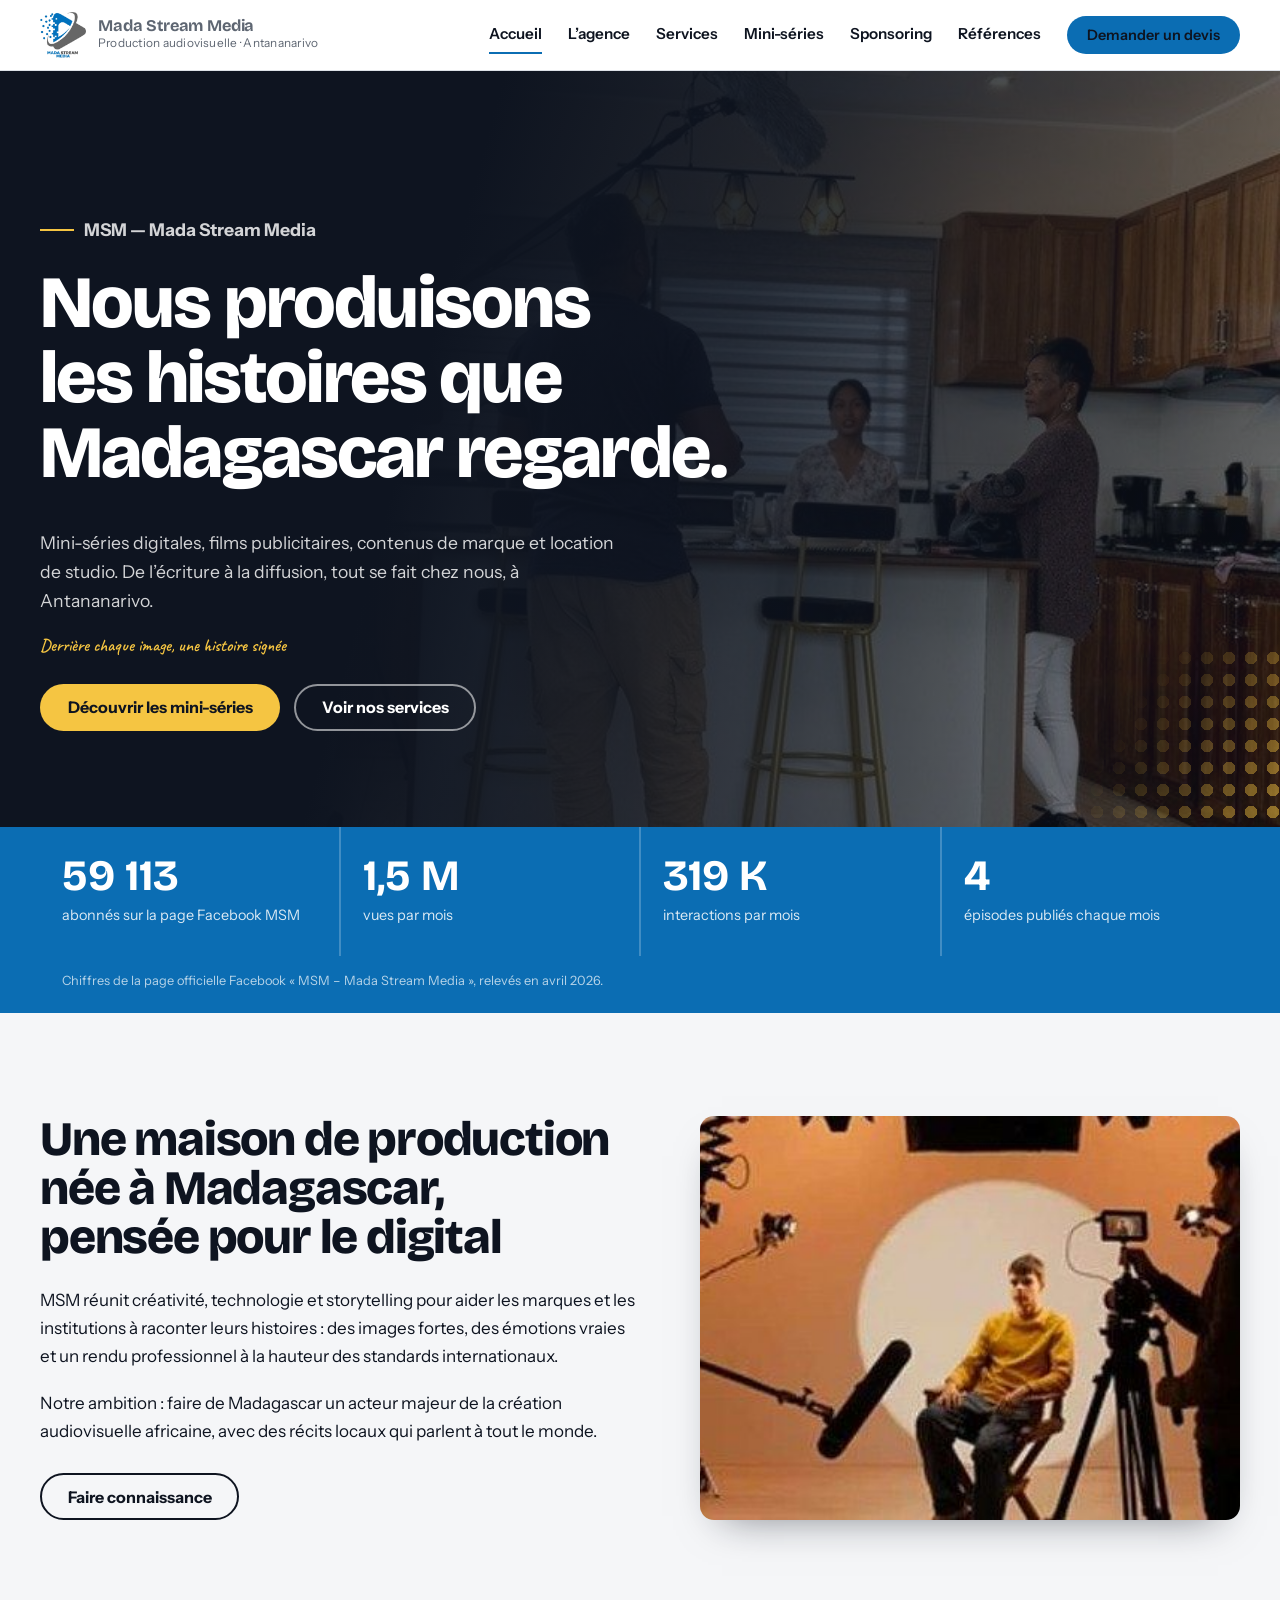
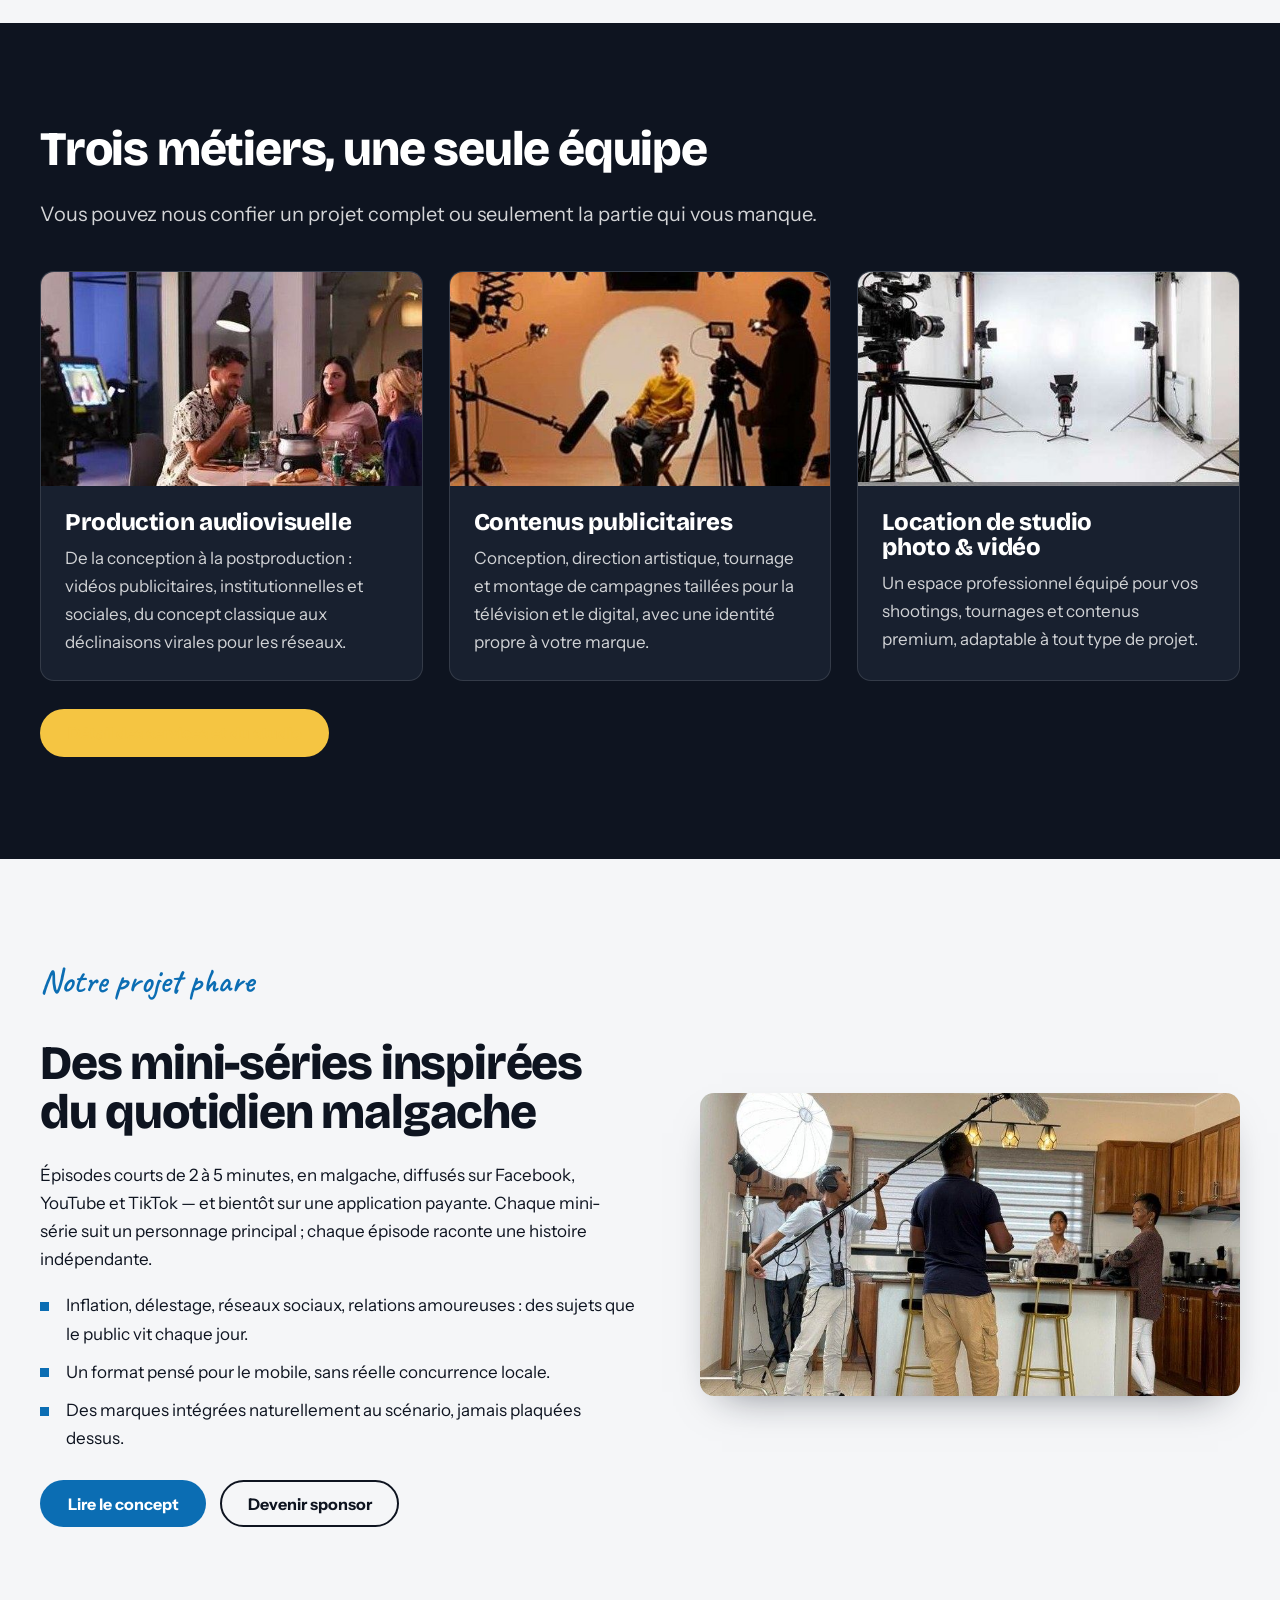
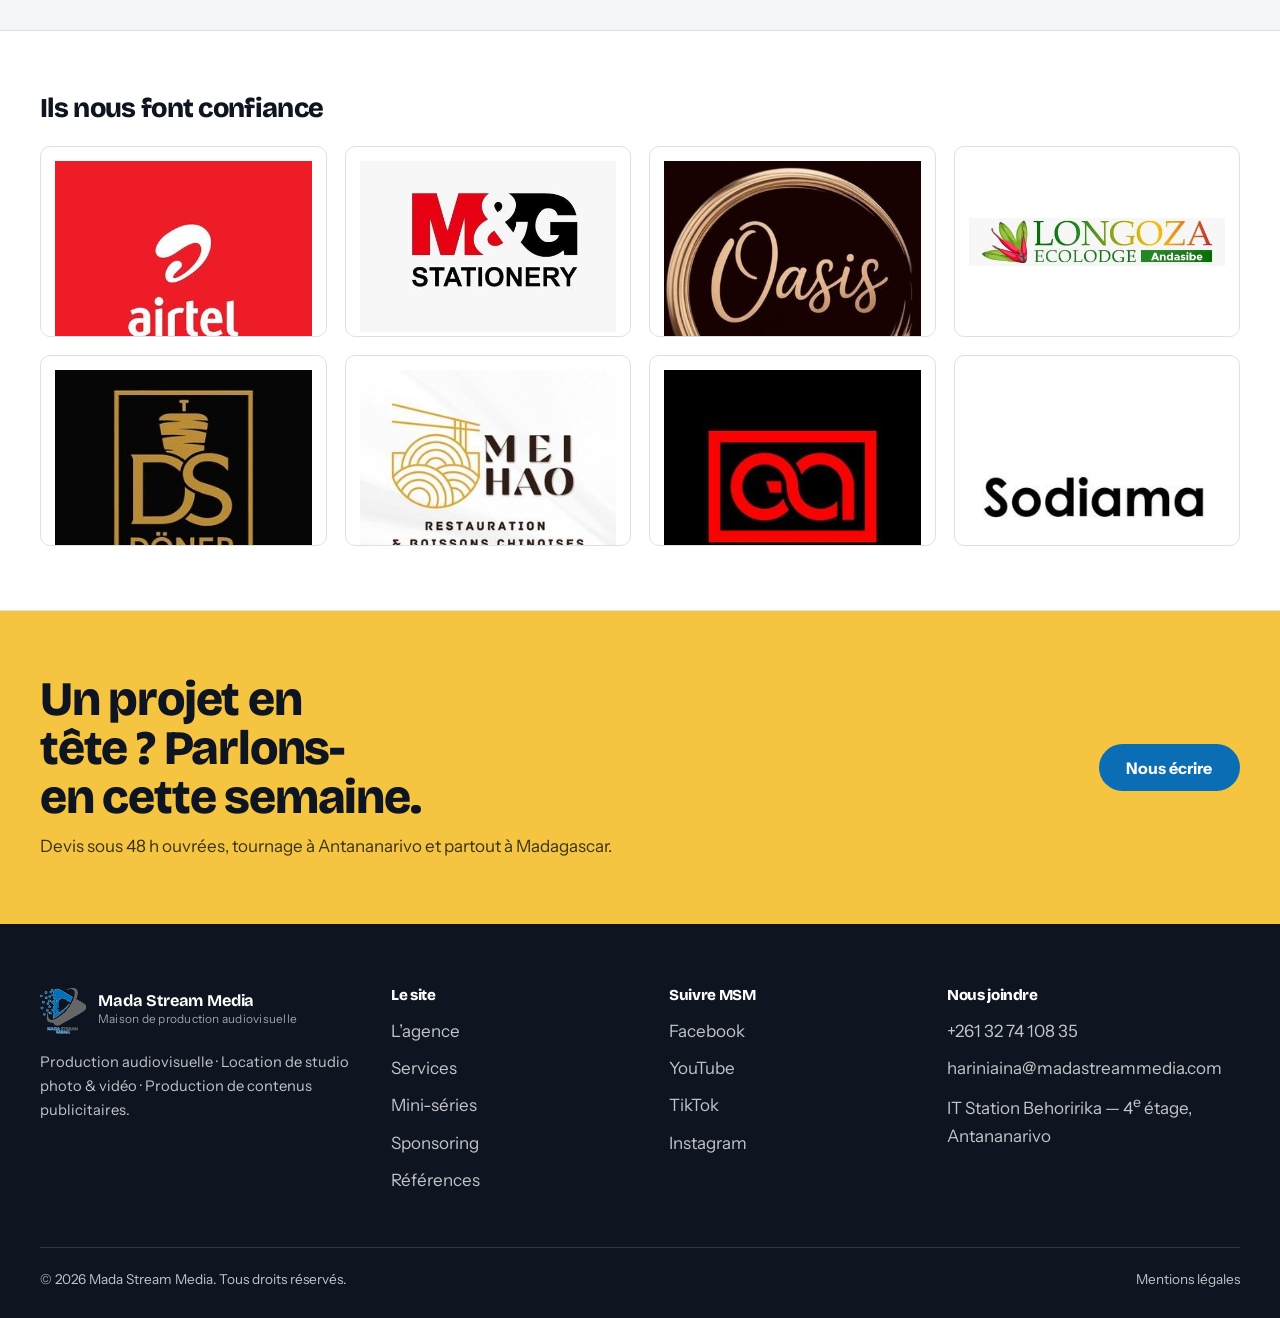
<file: index.html>
<!DOCTYPE html>
<html lang="fr">
<head>
<meta charset="utf-8">
<meta name="viewport" content="width=device-width, initial-scale=1">
<title>Mada Stream Media — Maison de production audiovisuelle à Antananarivo</title>
<meta name="description" content="MSM – Mada Stream Media produit des mini-séries, des films publicitaires et des contenus digitaux à Madagascar. Studio photo &amp; vidéo en location à Behoririka, Antananarivo.">
<link rel="icon" href="[data-uri]">
<link rel="preconnect" href="https://fonts.googleapis.com">
<link rel="preconnect" href="https://fonts.gstatic.com" crossorigin>
<link href="https://fonts.googleapis.com/css2?family=Bricolage+Grotesque:opsz,wght@12..96,700;12..96,800&family=Instrument+Sans:wght@400;500;600;700&family=Caveat:wght@600&display=swap" rel="stylesheet">
<style>
/* ==========================================================================
   MADA STREAM MEDIA — feuille de style principale
   Palette : encre de plateau, bleu MSM, jaune MSM
   Motif de marque : la dissolution en pixels du logo
   ========================================================================== */

:root{
  --ink:        #0E1420;   /* fond sombre "plateau de tournage" */
  --ink-soft:   #18202F;
  --blue:       #0B6DB3;   /* bleu MSM */
  --blue-light: #2E96E0;
  --yellow:     #F5C542;   /* jaune MSM */
  --paper:      #F5F6F8;   /* fond clair */
  --white:      #FFFFFF;
  --grey:       #5E6672;
  --grey-line:  #DDE1E7;

  --max: 1200px;
  --gut: 24px;
  --radius: 14px;

  --shadow-lift: 0 18px 40px -22px rgba(14,20,32,.55);
}

/* ---------- base ---------- */
*,*::before,*::after{box-sizing:border-box}
html{scroll-behavior:smooth}
@media (prefers-reduced-motion: reduce){
  html{scroll-behavior:auto}
  *{animation:none !important;transition:none !important}
}
body{
  margin:0;
  background:var(--paper);
  color:var(--ink);
  font-family:"Instrument Sans","Segoe UI",system-ui,sans-serif;
  font-size:17px;
  line-height:1.65;
  -webkit-font-smoothing:antialiased;
}
img{max-width:100%;display:block}
a{color:var(--blue);text-decoration:none}
a:hover{text-decoration:underline}
:focus-visible{outline:3px solid var(--yellow);outline-offset:3px;border-radius:4px}

h1,h2,h3,h4{
  font-family:"Bricolage Grotesque","Instrument Sans",sans-serif;
  font-weight:800;
  line-height:1.02;
  letter-spacing:-.025em;
  margin:0 0 .5em;
  text-wrap:balance;
}
h1{font-size:clamp(2.4rem,6.2vw,4.6rem)}
h2{font-size:clamp(1.9rem,4vw,3rem)}
h3{font-size:clamp(1.2rem,2vw,1.5rem);letter-spacing:-.015em}
p{margin:0 0 1.1em;max-width:70ch}

.script{
  font-family:"Caveat",cursive;
  font-weight:600;
  font-size:clamp(1.4rem,3vw,2.1rem);
  line-height:1.2;
  letter-spacing:0;
  color:var(--blue);
}

.wrap{width:min(100% - calc(var(--gut) * 2),var(--max));margin-inline:auto}
.section{padding:clamp(56px,8vw,110px) 0}
.section--tight{padding:clamp(40px,5vw,64px) 0}
.lead{font-size:clamp(1.05rem,1.6vw,1.25rem);color:var(--grey)}
.center{text-align:center;margin-inline:auto}
.center p{margin-inline:auto}

/* ---------- motif pixels ---------- */
.pixels{
  height:26px;
  background-image:
    linear-gradient(90deg,var(--blue) 25%,transparent 25%),
    linear-gradient(90deg,var(--blue) 25%,transparent 25%);
  background-size:14px 6px,22px 6px;
  background-position:0 6px,8px 16px;
  background-repeat:repeat-x;
  opacity:.28;
}
.pixels--yellow{background-image:
    linear-gradient(90deg,var(--yellow) 25%,transparent 25%),
    linear-gradient(90deg,var(--yellow) 25%,transparent 25%);opacity:.8}

/* ---------- boutons ---------- */
.btn{
  display:inline-flex;align-items:center;gap:.6em;
  padding:.85em 1.6em;border-radius:999px;border:2px solid transparent;
  font-weight:700;font-size:1rem;line-height:1;cursor:pointer;
  text-decoration:none;transition:transform .15s ease,background .15s ease,color .15s ease;
}
.btn:hover{text-decoration:none;transform:translateY(-2px)}
.btn--primary{background:var(--blue);color:var(--white)}
.btn--primary:hover{background:#08578e;color:#fff}
.btn--yellow{background:var(--yellow);color:var(--ink)}
.btn--yellow:hover{background:#ffd75e}
.btn--ghost{border-color:currentColor;color:var(--ink);background:transparent}
.btn--ghost-light{border-color:rgba(255,255,255,.55);color:#fff;background:transparent}
.btn--ghost-light:hover{background:rgba(255,255,255,.1);color:#fff}
.btn-row{display:flex;flex-wrap:wrap;gap:14px;margin-top:28px}

/* ---------- en-tête ---------- */
.site-header{
  position:sticky;top:0;z-index:60;
  background:rgba(255,255,255,.94);
  backdrop-filter:saturate(140%) blur(10px);
  border-bottom:1px solid var(--grey-line);
}
.header-inner{display:flex;align-items:center;justify-content:space-between;gap:20px;padding:12px 0}
.brand{display:flex;align-items:center;gap:12px;text-decoration:none;color:var(--ink)}
.brand img{width:46px;height:auto}
.brand b{font-family:"Bricolage Grotesque",sans-serif;font-size:1.02rem;letter-spacing:-.01em;line-height:1.05;display:block}
.brand span{font-size:.74rem;color:var(--grey);letter-spacing:.02em}
.nav{display:flex;align-items:center;gap:26px}
.nav a{color:var(--ink);font-weight:600;font-size:.95rem;text-decoration:none;padding:6px 0;border-bottom:2px solid transparent}
.nav a:hover{border-color:var(--yellow)}
.nav a[aria-current="page"]{border-color:var(--blue)}
.nav .btn{font-size:.9rem;padding:.7em 1.25em}
.nav-toggle{display:none;background:none;border:0;padding:8px;cursor:pointer}
.nav-toggle span{display:block;width:26px;height:2px;background:var(--ink);margin:6px 0}

@media (max-width:900px){
  .nav-toggle{display:block}
  .nav{
    position:absolute;left:0;right:0;top:100%;
    flex-direction:column;align-items:stretch;gap:0;
    background:var(--white);border-bottom:1px solid var(--grey-line);
    padding:8px 24px 22px;display:none;
  }
  .nav.is-open{display:flex}
  .nav a{padding:13px 0;border-bottom:1px solid var(--grey-line)}
  .nav .btn{margin-top:16px;justify-content:center;border-bottom:0}
}

/* ---------- hero ---------- */
.hero{position:relative;background:var(--ink);color:#fff;overflow:hidden}
.hero::after{
  content:"";position:absolute;inset:0;
  background:linear-gradient(105deg,var(--ink) 34%,rgba(14,20,32,.86) 55%,rgba(14,20,32,.35) 100%);
}
.hero-media{position:absolute;inset:0}
.hero-media img{width:100%;height:100%;object-fit:cover;object-position:60% 45%;opacity:.85}
.hero-inner{position:relative;z-index:2;padding:clamp(70px,11vw,140px) 0 clamp(56px,8vw,96px)}
.hero h1{color:#fff;max-width:16ch}
.hero .script{color:var(--yellow)}
.hero p{color:rgba(255,255,255,.82);max-width:48ch;font-size:1.1rem}
.hero-tag{display:inline-flex;align-items:center;gap:10px;font-size:.85rem;font-weight:700;
  color:var(--yellow);margin-bottom:22px}
.hero-tag::before{content:"";width:34px;height:2px;background:var(--yellow)}

/* ---------- bandeau chiffres ---------- */
.stats{background:var(--blue);color:#fff}
.stats-grid{display:grid;grid-template-columns:repeat(4,1fr);gap:2px;background:rgba(255,255,255,.22)}
.stats-grid div{background:var(--blue);padding:28px 22px}
.stats b{display:block;font-family:"Bricolage Grotesque",sans-serif;font-size:clamp(1.8rem,3.4vw,2.7rem);line-height:1}
.stats small{display:block;color:rgba(255,255,255,.85);font-size:.9rem;margin-top:6px}
.stats-note{font-size:.8rem;color:rgba(255,255,255,.7);padding:14px 22px 22px;margin:0}
@media (max-width:780px){.stats-grid{grid-template-columns:repeat(2,1fr)}}

/* ---------- grilles ---------- */
.grid{display:grid;gap:26px}
.grid-2{grid-template-columns:repeat(2,1fr)}
.grid-3{grid-template-columns:repeat(3,1fr)}
.grid-4{grid-template-columns:repeat(4,1fr)}
@media (max-width:940px){.grid-3,.grid-4{grid-template-columns:repeat(2,1fr)}}
@media (max-width:680px){.grid-2,.grid-3,.grid-4{grid-template-columns:1fr}}

.split{display:grid;grid-template-columns:1.05fr .95fr;gap:clamp(30px,5vw,70px);align-items:center}
.split--reverse .split-media{order:2}
@media (max-width:900px){.split{grid-template-columns:1fr}.split--reverse .split-media{order:0}}

/* ---------- cartes ---------- */
.card{background:var(--white);border:1px solid var(--grey-line);border-radius:var(--radius);overflow:hidden}
.card-body{padding:24px}
.card figure{margin:0;aspect-ratio:16/9;background:var(--ink-soft)}
.card figure img{width:100%;height:100%;object-fit:cover}
.card h3{margin-bottom:.4em}
.card p:last-child{margin-bottom:0}

.plain{border-left:3px solid var(--blue);padding-left:22px}
.plain--yellow{border-color:var(--yellow)}
.plain h3{margin-bottom:.3em}

/* liste à puces carrées (rappel du motif pixel) */
.ticks{list-style:none;padding:0;margin:0 0 1em}
.ticks li{position:relative;padding-left:26px;margin-bottom:.6em}
.ticks li::before{content:"";position:absolute;left:0;top:.62em;width:9px;height:9px;background:var(--blue)}
.ticks--yellow li::before{background:var(--yellow)}
.ticks--light li::before{background:var(--yellow)}

/* étapes numérotées (vrai déroulé chronologique) */
.steps{counter-reset:step;list-style:none;padding:0;margin:0;display:grid;gap:2px;background:var(--grey-line)}
.steps li{counter-increment:step;background:var(--white);padding:26px 26px 26px 84px;position:relative}
.steps li::before{
  content:counter(step);position:absolute;left:26px;top:24px;
  font-family:"Bricolage Grotesque",sans-serif;font-size:1.9rem;font-weight:800;color:var(--blue);line-height:1;
}
.steps h3{margin-bottom:.25em}
.steps p{margin:0;color:var(--grey)}

/* ---------- sections sombres ---------- */
.dark{background:var(--ink);color:#fff}
.dark h2,.dark h3{color:#fff}
.dark p{color:rgba(255,255,255,.8)}
.dark .lead{color:rgba(255,255,255,.82)}
.dark .card{background:var(--ink-soft);border-color:rgba(255,255,255,.12)}
.dark .plain{border-color:var(--yellow)}
.dark a{color:var(--yellow)}

/* ---------- tableaux tarifs ---------- */
.table-scroll{overflow-x:auto;-webkit-overflow-scrolling:touch}
table.rates{width:100%;border-collapse:collapse;background:var(--white);min-width:620px;font-size:.97rem}
table.rates th,table.rates td{border:1px solid var(--grey-line);padding:14px 16px;text-align:left;vertical-align:middle}
table.rates thead th{background:var(--ink);color:#fff;font-family:"Bricolage Grotesque",sans-serif;font-weight:700}
table.rates tbody th{background:var(--paper);font-weight:700;width:170px}
table.rates td.price{font-weight:700;white-space:nowrap}
table.rates tbody tr:hover td{background:#F9FBFD}

/* ---------- packs ---------- */
.packs{display:grid;grid-template-columns:repeat(3,1fr);gap:24px;align-items:start}
@media (max-width:940px){.packs{grid-template-columns:1fr}}
.pack{background:var(--white);border:1px solid var(--grey-line);border-radius:var(--radius);overflow:hidden;display:flex;flex-direction:column}
.pack-head{padding:26px 26px 20px;border-bottom:1px solid var(--grey-line)}
.pack-head h3{font-size:1.5rem;margin-bottom:.15em}
.pack-price{font-family:"Bricolage Grotesque",sans-serif;font-size:2rem;font-weight:800;line-height:1.1}
.pack-price small{display:block;font-family:"Instrument Sans",sans-serif;font-size:.85rem;font-weight:500;color:var(--grey)}
.pack-body{padding:24px 26px;flex:1}
.pack-body .ticks li{font-size:.97rem}
.pack .btn{margin:0 26px 26px}
.pack--bronze .pack-head{background:#FBEFD2}
.pack--silver .pack-head{background:#E6E8EB}
.pack--gold .pack-head{background:var(--yellow)}
.pack--gold{border-color:var(--yellow);box-shadow:var(--shadow-lift)}
.pack-flag{display:inline-block;font-size:.75rem;font-weight:700;background:var(--ink);color:#fff;padding:4px 10px;border-radius:999px;margin-bottom:10px}

/* ---------- équipe ---------- */
.person{text-align:center}
.person img{width:190px;height:190px;border-radius:50%;object-fit:cover;margin:0 auto 18px;border:4px solid var(--white);box-shadow:var(--shadow-lift)}
.person h3{margin-bottom:.15em}
.person .role{color:var(--blue);font-weight:700;font-size:.95rem;margin-bottom:.6em}
.dark .person .role{color:var(--yellow)}

/* ---------- partenaires ---------- */
.logos{display:grid;grid-template-columns:repeat(4,1fr);gap:18px}
@media (max-width:820px){.logos{grid-template-columns:repeat(2,1fr)}}
.logos figure{margin:0;background:var(--white);border:1px solid var(--grey-line);border-radius:10px;
  aspect-ratio:3/2;display:grid;place-items:center;padding:14px;overflow:hidden}
.logos img{max-height:100%;width:auto;object-fit:contain}

/* ---------- page d'en-tête interne ---------- */
.page-head{background:var(--ink);color:#fff;padding:clamp(54px,7vw,92px) 0 clamp(44px,6vw,72px);position:relative;overflow:hidden}
.page-head h1{color:#fff;max-width:18ch}
.page-head p{color:rgba(255,255,255,.8);max-width:60ch;margin-bottom:0}
.breadcrumb{font-size:.85rem;color:rgba(255,255,255,.62);margin-bottom:16px}
.breadcrumb a{color:rgba(255,255,255,.62)}

/* ---------- appel à l'action ---------- */
.cta{background:var(--yellow)}
.cta .wrap{display:flex;flex-wrap:wrap;gap:30px;align-items:center;justify-content:space-between}
.cta h2{max-width:16ch;margin-bottom:.2em}
.cta p{margin:0;color:#3A3316}

/* ---------- formulaire ---------- */
.form{display:grid;gap:18px}
.field label{display:block;font-weight:700;font-size:.92rem;margin-bottom:6px}
.field input,.field select,.field textarea{
  width:100%;padding:13px 14px;border:1px solid var(--grey-line);border-radius:10px;
  font:inherit;font-size:1rem;background:var(--white);color:var(--ink);
}
.field textarea{min-height:150px;resize:vertical}
.field-row{display:grid;grid-template-columns:1fr 1fr;gap:18px}
@media (max-width:640px){.field-row{grid-template-columns:1fr}}
.form-note{font-size:.85rem;color:var(--grey)}

/* ---------- contact ---------- */
.contact-list{list-style:none;padding:0;margin:0}
.contact-list li{padding:18px 0;border-bottom:1px solid rgba(255,255,255,.15)}
.contact-list b{display:block;font-size:.82rem;color:var(--yellow);margin-bottom:4px}
.contact-list a{color:#fff;font-size:1.1rem;font-weight:600}

/* ---------- pied de page ---------- */
.site-footer{background:var(--ink);color:rgba(255,255,255,.75);padding:64px 0 28px}
.footer-grid{display:grid;grid-template-columns:1.3fr 1fr 1fr 1.2fr;gap:34px}
@media (max-width:900px){.footer-grid{grid-template-columns:1fr 1fr}}
@media (max-width:560px){.footer-grid{grid-template-columns:1fr}}
.site-footer h4{font-size:.95rem;color:#fff;margin-bottom:14px}
.site-footer ul{list-style:none;padding:0;margin:0}
.site-footer li{margin-bottom:9px}
.site-footer a{color:rgba(255,255,255,.75)}
.site-footer a:hover{color:var(--yellow)}
.site-footer .brand b,.site-footer .brand span{color:#fff}
.site-footer .brand span{color:rgba(255,255,255,.6)}
.footer-bottom{margin-top:44px;padding-top:20px;border-top:1px solid rgba(255,255,255,.14);
  display:flex;flex-wrap:wrap;gap:12px;justify-content:space-between;font-size:.85rem}

/* ---------- utilitaires ---------- */
.mb0{margin-bottom:0}
.mt24{margin-top:24px}
.mt40{margin-top:40px}
.frame{border-radius:var(--radius);overflow:hidden;box-shadow:var(--shadow-lift)}
.frame img{width:100%;aspect-ratio:4/3;object-fit:cover}
.frame--wide img{aspect-ratio:16/9}
.skip{position:absolute;left:-9999px}
.skip:focus{left:16px;top:10px;position:fixed;z-index:99;background:#fff;padding:10px 16px;border-radius:8px}

/* ---------- ajustements ---------- */
/* motif pixel (rappel du logo) dans les en-têtes de page */
.page-head::after{
  content:"";position:absolute;right:-30px;top:-50px;width:360px;height:300px;
  background-image:radial-gradient(var(--blue) 40%,transparent 41%);
  background-size:20px 20px;
  -webkit-mask-image:radial-gradient(ellipse at 100% 0%,#000 18%,transparent 70%);
  mask-image:radial-gradient(ellipse at 100% 0%,#000 18%,transparent 70%);
  opacity:.55;pointer-events:none;
}
.hero::before{
  content:"";position:absolute;right:0;bottom:0;width:260px;height:180px;z-index:3;
  background-image:radial-gradient(var(--yellow) 40%,transparent 41%);
  background-size:22px 22px;
  -webkit-mask-image:linear-gradient(300deg,#000 5%,transparent 60%);
  mask-image:linear-gradient(300deg,#000 5%,transparent 60%);
  opacity:.5;pointer-events:none;
}
@media (max-width:760px){.page-head::after,.hero::before{display:none}}

/* colonnes alignées en haut quand la page contient un formulaire */
.split:has(form){align-items:start}

/* liens du fil d'Ariane */
.breadcrumb a:hover{color:var(--yellow)}

@media (max-width:420px){
  .brand span span{display:none}
  .brand img{width:40px}
}

</style>
</head>
<body>
<a class="skip" href="#contenu">Aller au contenu</a>

<header class="site-header">
  <div class="wrap header-inner">
    <a class="brand" href="index.html">
      <img src="[data-uri]" alt="">
      <span><b>Mada Stream Media</b><span>Production audiovisuelle · Antananarivo</span></span>
    </a>
    <button class="nav-toggle" aria-expanded="false" aria-controls="nav" aria-label="Ouvrir le menu">
      <span></span><span></span><span></span>
    </button>
    <nav class="nav" id="nav">
      <a href="index.html" aria-current="page">Accueil</a>
      <a href="agence.html">L’agence</a>
      <a href="services.html">Services</a>
      <a href="mini-series.html">Mini-séries</a>
      <a href="sponsoring.html">Sponsoring</a>
      <a href="references.html">Références</a>
      <a class="btn btn--primary" href="contact.html">Demander un devis</a>
    </nav>
  </div>
</header>

<main id="contenu">

  <!-- HERO -->
  <section class="hero">
    <div class="hero-media"><img src="assets/img/tournage.jpg" alt="Équipe MSM en tournage : perchman, cadreur et comédiennes dans une cuisine"></div>
    <div class="wrap hero-inner">
      <p class="hero-tag">MSM — Mada Stream Media</p>
      <h1>Nous produisons les histoires que Madagascar regarde.</h1>
      <p>Mini-séries digitales, films publicitaires, contenus de marque et location de studio. De l’écriture à la diffusion, tout se fait chez nous, à Antananarivo.</p>
      <p class="script">Derrière chaque image, une histoire signée</p>
      <div class="btn-row">
        <a class="btn btn--yellow" href="mini-series.html">Découvrir les mini-séries</a>
        <a class="btn btn--ghost-light" href="services.html">Voir nos services</a>
      </div>
    </div>
  </section>

  <!-- CHIFFRES -->
  <section class="stats">
    <div class="wrap">
      <div class="stats-grid">
        <div><b>59 113</b><small>abonnés sur la page Facebook MSM</small></div>
        <div><b>1,5 M</b><small>vues par mois</small></div>
        <div><b>319 K</b><small>interactions par mois</small></div>
        <div><b>4</b><small>épisodes publiés chaque mois</small></div>
      </div>
      <p class="stats-note">Chiffres de la page officielle Facebook « MSM – Mada Stream Media », relevés en avril 2026.</p>
    </div>
  </section>

  <!-- QUI SOMMES-NOUS -->
  <section class="section">
    <div class="wrap split">
      <div>
        <h2>Une maison de production née à Madagascar, pensée pour le digital</h2>
        <p>MSM réunit créativité, technologie et storytelling pour aider les marques et les institutions à raconter leurs histoires : des images fortes, des émotions vraies et un rendu professionnel à la hauteur des standards internationaux.</p>
        <p>Notre ambition : faire de Madagascar un acteur majeur de la création audiovisuelle africaine, avec des récits locaux qui parlent à tout le monde.</p>
        <div class="btn-row">
          <a class="btn btn--ghost" href="agence.html">Faire connaissance</a>
        </div>
      </div>
      <div class="split-media frame"><img src="assets/img/studio1.jpg" alt="Tournage d’une interview en studio avec éclairage et perche"></div>
    </div>
  </section>

  <!-- SERVICES -->
  <section class="section dark">
    <div class="wrap">
      <h2>Trois métiers, une seule équipe</h2>
      <p class="lead" style="max-width:62ch">Vous pouvez nous confier un projet complet ou seulement la partie qui vous manque.</p>
      <div class="grid grid-3 mt40">
        <article class="card">
          <figure><img src="assets/img/studio2.jpg" alt="Scène de fiction tournée en intérieur avec caméra et retour vidéo"></figure>
          <div class="card-body">
            <h3>Production audiovisuelle</h3>
            <p>De la conception à la postproduction : vidéos publicitaires, institutionnelles et sociales, du concept classique aux déclinaisons virales pour les réseaux.</p>
          </div>
        </article>
        <article class="card">
          <figure><img src="assets/img/studio1.jpg" alt="Direction artistique sur un plateau éclairé"></figure>
          <div class="card-body">
            <h3>Contenus publicitaires</h3>
            <p>Conception, direction artistique, tournage et montage de campagnes taillées pour la télévision et le digital, avec une identité propre à votre marque.</p>
          </div>
        </article>
        <article class="card">
          <figure><img src="assets/img/studio3.jpg" alt="Studio photo et vidéo équipé, fond blanc et éclairages"></figure>
          <div class="card-body">
            <h3>Location de studio photo &amp; vidéo</h3>
            <p>Un espace professionnel équipé pour vos shootings, tournages et contenus premium, adaptable à tout type de projet.</p>
          </div>
        </article>
      </div>
      <div class="btn-row"><a class="btn btn--yellow" href="services.html">Détail des services et du studio</a></div>
    </div>
  </section>

  <!-- MINI-SERIES -->
  <section class="section">
    <div class="wrap split split--reverse">
      <div class="split-media frame frame--wide"><img src="assets/img/tournage.jpg" alt="Tournage d’un épisode de mini-série dans une maison"></div>
      <div>
        <p class="script">Notre projet phare</p>
        <h2>Des mini-séries inspirées du quotidien malgache</h2>
        <p>Épisodes courts de 2 à 5 minutes, en malgache, diffusés sur Facebook, YouTube et TikTok — et bientôt sur une application payante. Chaque mini-série suit un personnage principal ; chaque épisode raconte une histoire indépendante.</p>
        <ul class="ticks">
          <li>Inflation, délestage, réseaux sociaux, relations amoureuses : des sujets que le public vit chaque jour.</li>
          <li>Un format pensé pour le mobile, sans réelle concurrence locale.</li>
          <li>Des marques intégrées naturellement au scénario, jamais plaquées dessus.</li>
        </ul>
        <div class="btn-row">
          <a class="btn btn--primary" href="mini-series.html">Lire le concept</a>
          <a class="btn btn--ghost" href="sponsoring.html">Devenir sponsor</a>
        </div>
      </div>
    </div>
  </section>

  <!-- PARTENAIRES -->
  <section class="section section--tight" style="background:var(--white);border-top:1px solid var(--grey-line);border-bottom:1px solid var(--grey-line)">
    <div class="wrap">
      <h2 style="font-size:clamp(1.3rem,2.2vw,1.7rem)">Ils nous font confiance</h2>
      <div class="logos mt24">
        <figure><img src="assets/img/partners/airtel-money.jpg" alt="Airtel Money"></figure>
        <figure><img src="assets/img/partners/mg-stationery.jpg" alt="M&amp;G Stationery"></figure>
        <figure><img src="assets/img/partners/oasis.jpg" alt="Oasis Institut de beauté &amp; Spa"></figure>
        <figure><img src="assets/img/partners/longoza.jpg" alt="Longoza Ecolodge Andasibe"></figure>
        <figure><img src="assets/img/partners/doner-square.jpg" alt="Döner Square"></figure>
        <figure><img src="assets/img/partners/mei-hao.jpg" alt="Mei Hao"></figure>
        <figure><img src="assets/img/partners/grillgro.jpg" alt="Grill Gro"></figure>
        <figure><img src="assets/img/partners/sodiama.jpg" alt="Sodiama"></figure>
      </div>
    </div>
  </section>

  <!-- CTA -->
  <section class="section--tight cta">
    <div class="wrap">
      <div>
        <h2>Un projet en tête ? Parlons-en cette semaine.</h2>
        <p>Devis sous 48 h ouvrées, tournage à Antananarivo et partout à Madagascar.</p>
      </div>
      <a class="btn btn--primary" href="contact.html">Nous écrire</a>
    </div>
  </section>

</main>

<footer class="site-footer">
  <div class="wrap">
    <div class="footer-grid">
      <div>
        <a class="brand" href="index.html">
          <img src="[data-uri]" alt="">
          <span><b>Mada Stream Media</b><span>Maison de production audiovisuelle</span></span>
        </a>
        <p style="margin-top:16px;font-size:.92rem">Production audiovisuelle · Location de studio photo &amp; vidéo · Production de contenus publicitaires.</p>
      </div>
      <div>
        <h4>Le site</h4>
        <ul>
          <li><a href="agence.html">L’agence</a></li>
          <li><a href="services.html">Services</a></li>
          <li><a href="mini-series.html">Mini-séries</a></li>
          <li><a href="sponsoring.html">Sponsoring</a></li>
          <li><a href="references.html">Références</a></li>
        </ul>
      </div>
      <div>
        <h4>Suivre MSM</h4>
        <ul>
          <li><a href="#">Facebook</a></li>
          <li><a href="#">YouTube</a></li>
          <li><a href="#">TikTok</a></li>
          <li><a href="#">Instagram</a></li>
        </ul>
      </div>
      <div>
        <h4>Nous joindre</h4>
        <ul>
          <li><a href="tel:+261327410835">+261 32 74 108 35</a></li>
          <li><a href="mailto:hariniaina@madastreammedia.com">hariniaina@madastreammedia.com</a></li>
          <li>IT Station Behoririka — 4<sup>e</sup> étage, Antananarivo</li>
        </ul>
      </div>
    </div>
    <div class="footer-bottom">
      <span>© <span id="year">2026</span> Mada Stream Media. Tous droits réservés.</span>
      <span><a href="mentions-legales.html">Mentions légales</a></span>
    </div>
  </div>
</footer>

<script src="assets/js/main.js"></script>
</body>
</html>
</file>
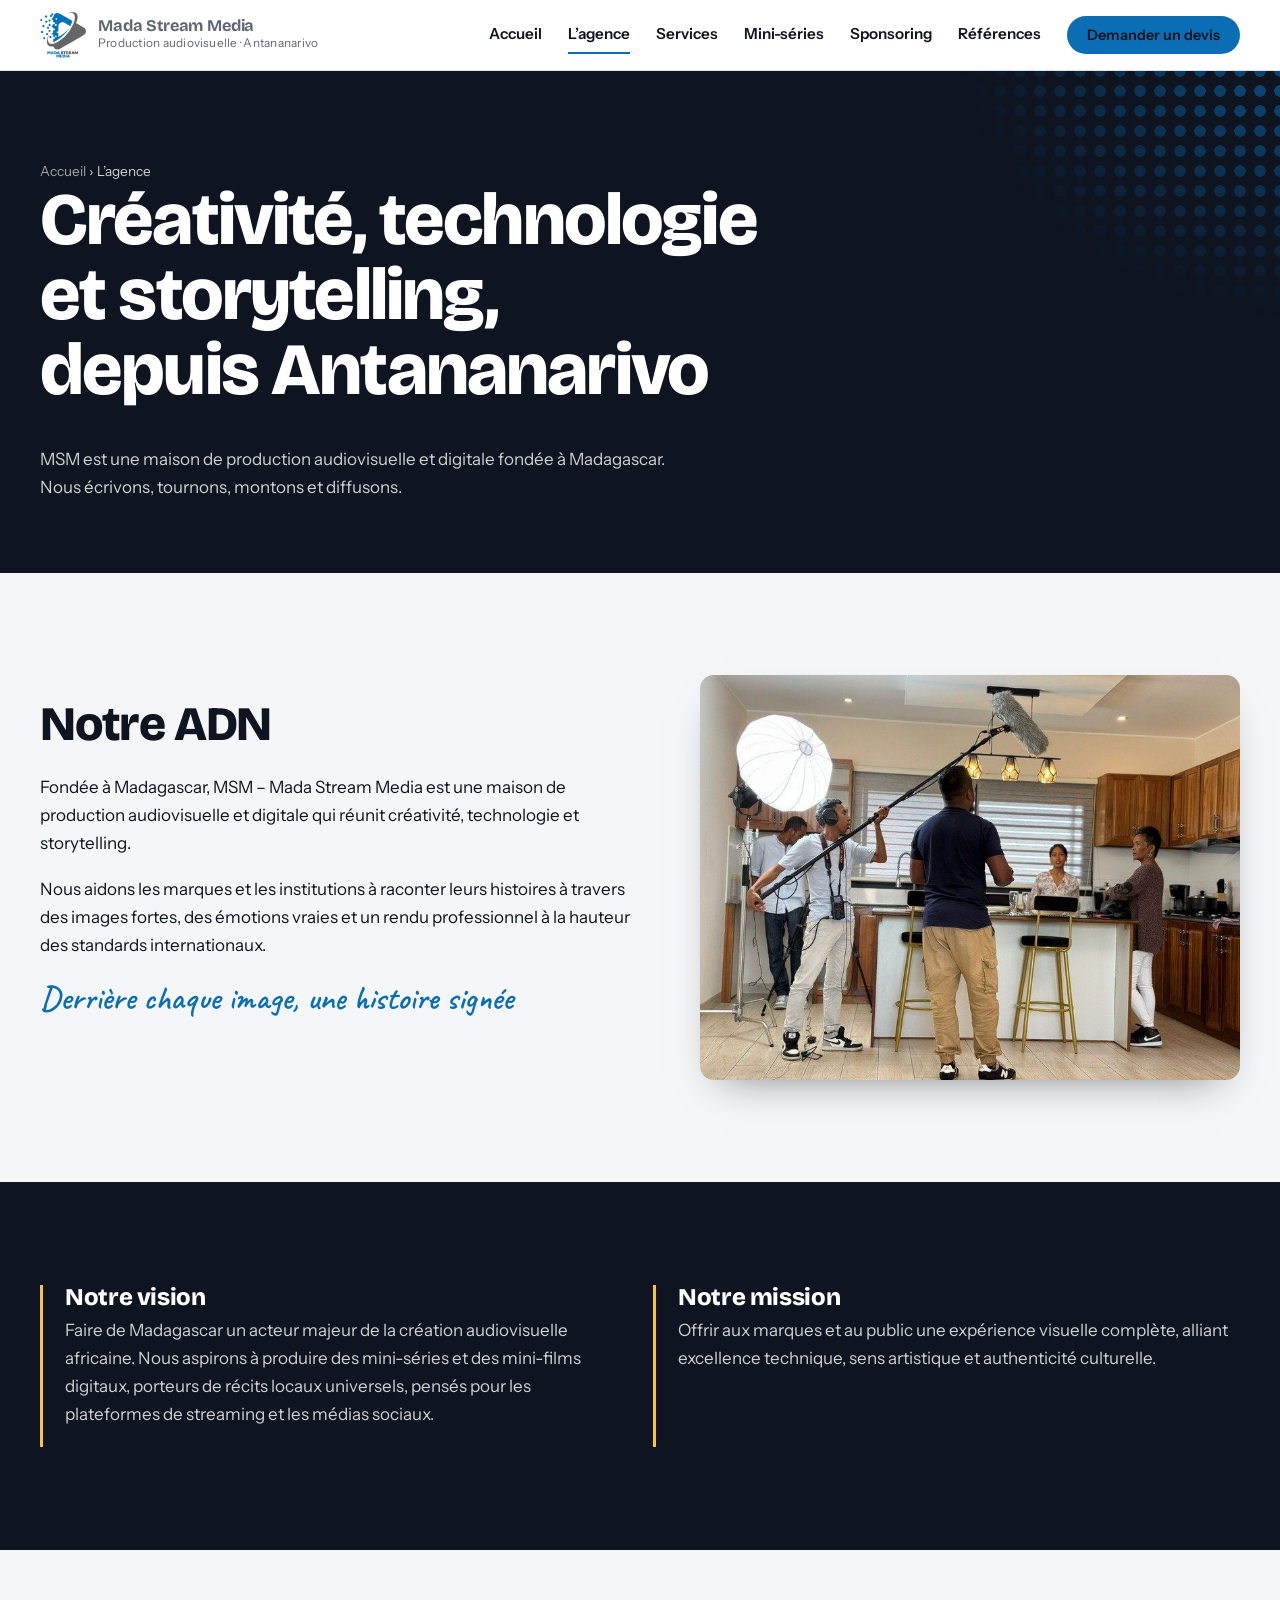
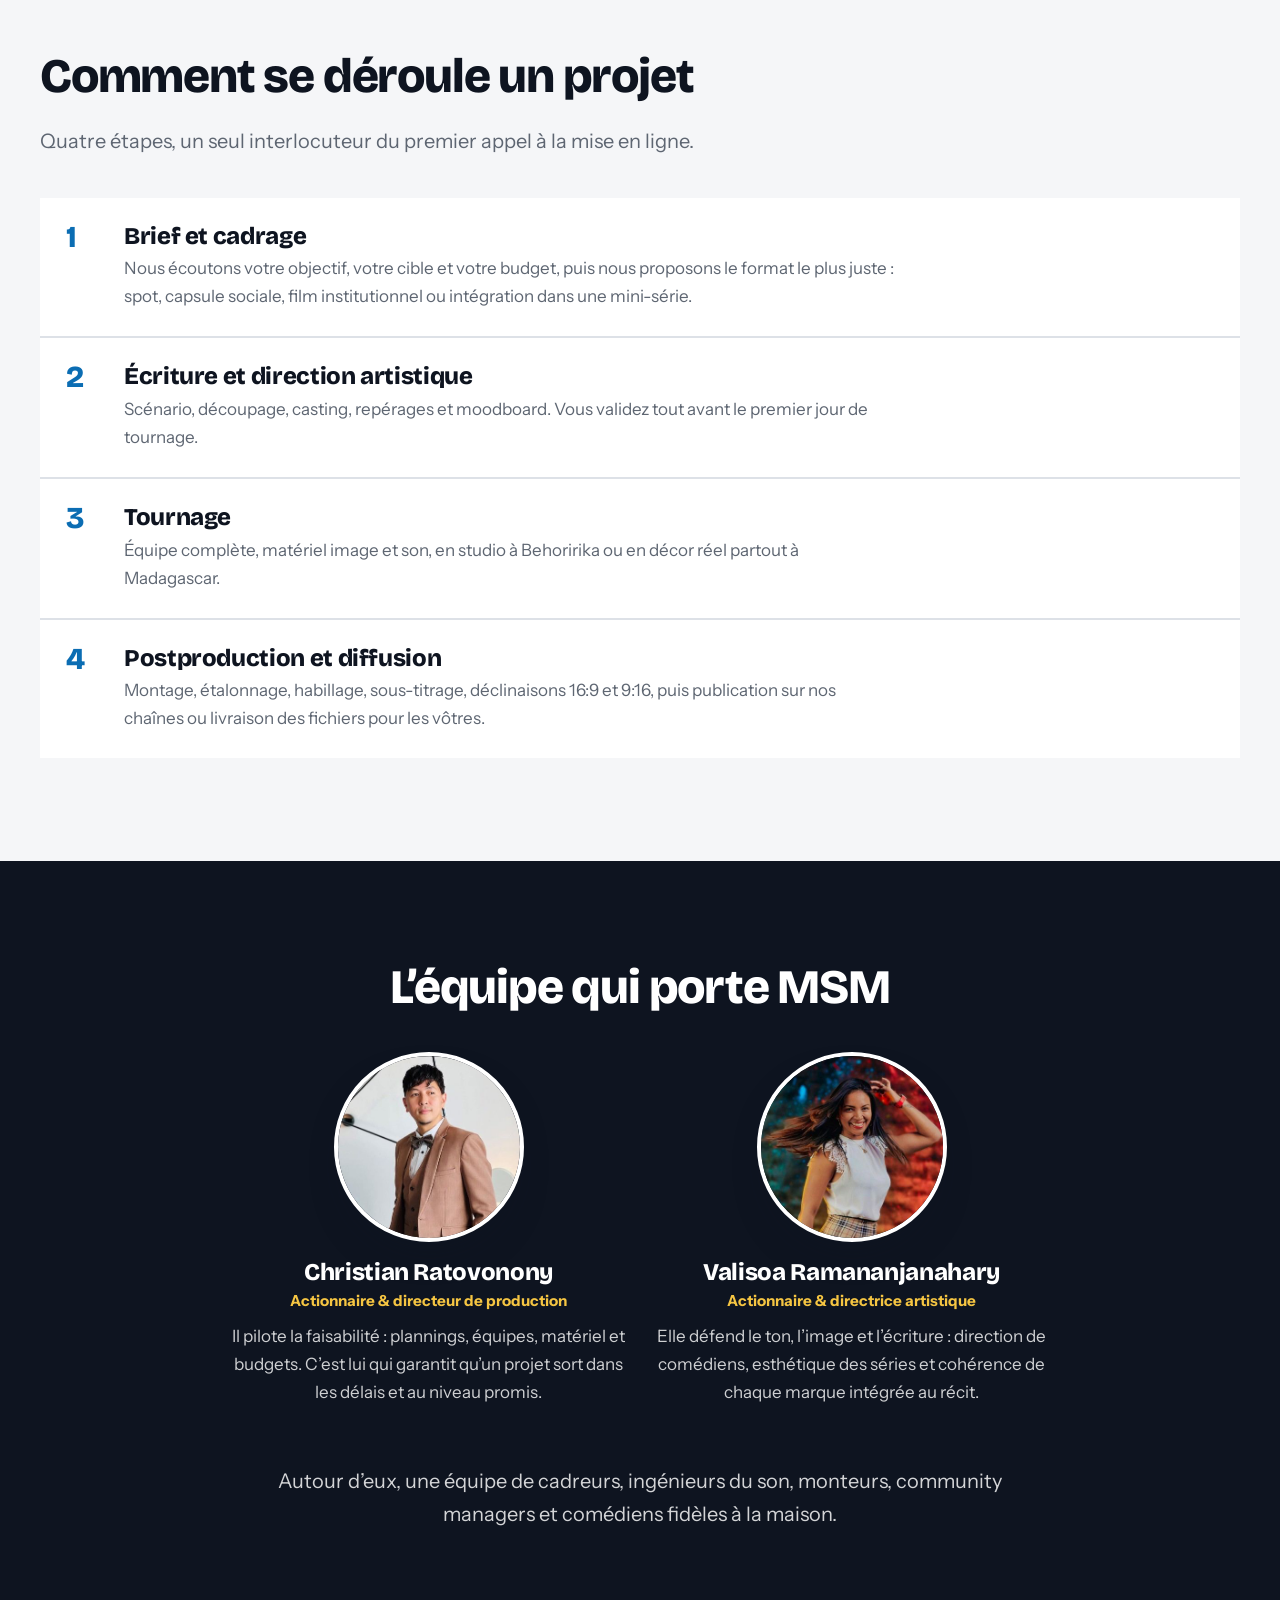
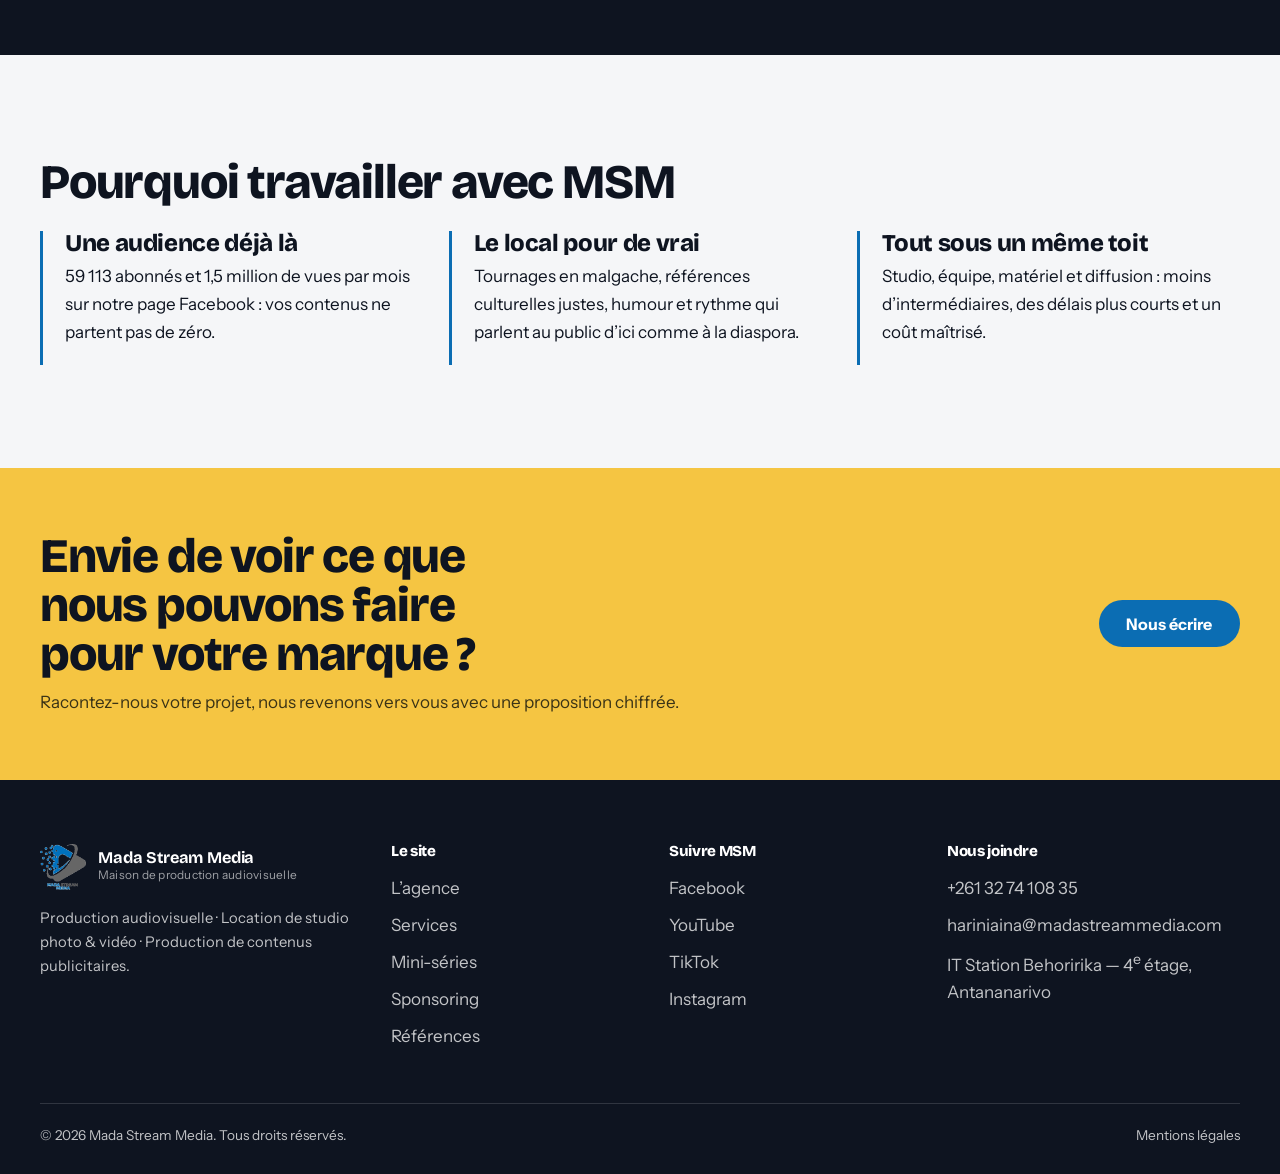
<file: agence.html>
<!DOCTYPE html>
<html lang="fr">
<head>
<meta charset="utf-8">
<meta name="viewport" content="width=device-width, initial-scale=1">
<title>L’agence — Mada Stream Media</title>
<meta name="description" content="MSM – Mada Stream Media : notre ADN, notre vision, notre mission et l’équipe qui produit les mini-séries et les campagnes de marque à Antananarivo.">
<link rel="icon" href="[data-uri]">
<link rel="preconnect" href="https://fonts.googleapis.com">
<link rel="preconnect" href="https://fonts.gstatic.com" crossorigin>
<link href="https://fonts.googleapis.com/css2?family=Bricolage+Grotesque:opsz,wght@12..96,700;12..96,800&family=Instrument+Sans:wght@400;500;600;700&family=Caveat:wght@600&display=swap" rel="stylesheet">
<style>
/* ==========================================================================
   MADA STREAM MEDIA — feuille de style principale
   Palette : encre de plateau, bleu MSM, jaune MSM
   Motif de marque : la dissolution en pixels du logo
   ========================================================================== */

:root{
  --ink:        #0E1420;   /* fond sombre "plateau de tournage" */
  --ink-soft:   #18202F;
  --blue:       #0B6DB3;   /* bleu MSM */
  --blue-light: #2E96E0;
  --yellow:     #F5C542;   /* jaune MSM */
  --paper:      #F5F6F8;   /* fond clair */
  --white:      #FFFFFF;
  --grey:       #5E6672;
  --grey-line:  #DDE1E7;

  --max: 1200px;
  --gut: 24px;
  --radius: 14px;

  --shadow-lift: 0 18px 40px -22px rgba(14,20,32,.55);
}

/* ---------- base ---------- */
*,*::before,*::after{box-sizing:border-box}
html{scroll-behavior:smooth}
@media (prefers-reduced-motion: reduce){
  html{scroll-behavior:auto}
  *{animation:none !important;transition:none !important}
}
body{
  margin:0;
  background:var(--paper);
  color:var(--ink);
  font-family:"Instrument Sans","Segoe UI",system-ui,sans-serif;
  font-size:17px;
  line-height:1.65;
  -webkit-font-smoothing:antialiased;
}
img{max-width:100%;display:block}
a{color:var(--blue);text-decoration:none}
a:hover{text-decoration:underline}
:focus-visible{outline:3px solid var(--yellow);outline-offset:3px;border-radius:4px}

h1,h2,h3,h4{
  font-family:"Bricolage Grotesque","Instrument Sans",sans-serif;
  font-weight:800;
  line-height:1.02;
  letter-spacing:-.025em;
  margin:0 0 .5em;
  text-wrap:balance;
}
h1{font-size:clamp(2.4rem,6.2vw,4.6rem)}
h2{font-size:clamp(1.9rem,4vw,3rem)}
h3{font-size:clamp(1.2rem,2vw,1.5rem);letter-spacing:-.015em}
p{margin:0 0 1.1em;max-width:70ch}

.script{
  font-family:"Caveat",cursive;
  font-weight:600;
  font-size:clamp(1.4rem,3vw,2.1rem);
  line-height:1.2;
  letter-spacing:0;
  color:var(--blue);
}

.wrap{width:min(100% - calc(var(--gut) * 2),var(--max));margin-inline:auto}
.section{padding:clamp(56px,8vw,110px) 0}
.section--tight{padding:clamp(40px,5vw,64px) 0}
.lead{font-size:clamp(1.05rem,1.6vw,1.25rem);color:var(--grey)}
.center{text-align:center;margin-inline:auto}
.center p{margin-inline:auto}

/* ---------- motif pixels ---------- */
.pixels{
  height:26px;
  background-image:
    linear-gradient(90deg,var(--blue) 25%,transparent 25%),
    linear-gradient(90deg,var(--blue) 25%,transparent 25%);
  background-size:14px 6px,22px 6px;
  background-position:0 6px,8px 16px;
  background-repeat:repeat-x;
  opacity:.28;
}
.pixels--yellow{background-image:
    linear-gradient(90deg,var(--yellow) 25%,transparent 25%),
    linear-gradient(90deg,var(--yellow) 25%,transparent 25%);opacity:.8}

/* ---------- boutons ---------- */
.btn{
  display:inline-flex;align-items:center;gap:.6em;
  padding:.85em 1.6em;border-radius:999px;border:2px solid transparent;
  font-weight:700;font-size:1rem;line-height:1;cursor:pointer;
  text-decoration:none;transition:transform .15s ease,background .15s ease,color .15s ease;
}
.btn:hover{text-decoration:none;transform:translateY(-2px)}
.btn--primary{background:var(--blue);color:var(--white)}
.btn--primary:hover{background:#08578e;color:#fff}
.btn--yellow{background:var(--yellow);color:var(--ink)}
.btn--yellow:hover{background:#ffd75e}
.btn--ghost{border-color:currentColor;color:var(--ink);background:transparent}
.btn--ghost-light{border-color:rgba(255,255,255,.55);color:#fff;background:transparent}
.btn--ghost-light:hover{background:rgba(255,255,255,.1);color:#fff}
.btn-row{display:flex;flex-wrap:wrap;gap:14px;margin-top:28px}

/* ---------- en-tête ---------- */
.site-header{
  position:sticky;top:0;z-index:60;
  background:rgba(255,255,255,.94);
  backdrop-filter:saturate(140%) blur(10px);
  border-bottom:1px solid var(--grey-line);
}
.header-inner{display:flex;align-items:center;justify-content:space-between;gap:20px;padding:12px 0}
.brand{display:flex;align-items:center;gap:12px;text-decoration:none;color:var(--ink)}
.brand img{width:46px;height:auto}
.brand b{font-family:"Bricolage Grotesque",sans-serif;font-size:1.02rem;letter-spacing:-.01em;line-height:1.05;display:block}
.brand span{font-size:.74rem;color:var(--grey);letter-spacing:.02em}
.nav{display:flex;align-items:center;gap:26px}
.nav a{color:var(--ink);font-weight:600;font-size:.95rem;text-decoration:none;padding:6px 0;border-bottom:2px solid transparent}
.nav a:hover{border-color:var(--yellow)}
.nav a[aria-current="page"]{border-color:var(--blue)}
.nav .btn{font-size:.9rem;padding:.7em 1.25em}
.nav-toggle{display:none;background:none;border:0;padding:8px;cursor:pointer}
.nav-toggle span{display:block;width:26px;height:2px;background:var(--ink);margin:6px 0}

@media (max-width:900px){
  .nav-toggle{display:block}
  .nav{
    position:absolute;left:0;right:0;top:100%;
    flex-direction:column;align-items:stretch;gap:0;
    background:var(--white);border-bottom:1px solid var(--grey-line);
    padding:8px 24px 22px;display:none;
  }
  .nav.is-open{display:flex}
  .nav a{padding:13px 0;border-bottom:1px solid var(--grey-line)}
  .nav .btn{margin-top:16px;justify-content:center;border-bottom:0}
}

/* ---------- hero ---------- */
.hero{position:relative;background:var(--ink);color:#fff;overflow:hidden}
.hero::after{
  content:"";position:absolute;inset:0;
  background:linear-gradient(105deg,var(--ink) 34%,rgba(14,20,32,.86) 55%,rgba(14,20,32,.35) 100%);
}
.hero-media{position:absolute;inset:0}
.hero-media img{width:100%;height:100%;object-fit:cover;object-position:60% 45%;opacity:.85}
.hero-inner{position:relative;z-index:2;padding:clamp(70px,11vw,140px) 0 clamp(56px,8vw,96px)}
.hero h1{color:#fff;max-width:16ch}
.hero .script{color:var(--yellow)}
.hero p{color:rgba(255,255,255,.82);max-width:48ch;font-size:1.1rem}
.hero-tag{display:inline-flex;align-items:center;gap:10px;font-size:.85rem;font-weight:700;
  color:var(--yellow);margin-bottom:22px}
.hero-tag::before{content:"";width:34px;height:2px;background:var(--yellow)}

/* ---------- bandeau chiffres ---------- */
.stats{background:var(--blue);color:#fff}
.stats-grid{display:grid;grid-template-columns:repeat(4,1fr);gap:2px;background:rgba(255,255,255,.22)}
.stats-grid div{background:var(--blue);padding:28px 22px}
.stats b{display:block;font-family:"Bricolage Grotesque",sans-serif;font-size:clamp(1.8rem,3.4vw,2.7rem);line-height:1}
.stats small{display:block;color:rgba(255,255,255,.85);font-size:.9rem;margin-top:6px}
.stats-note{font-size:.8rem;color:rgba(255,255,255,.7);padding:14px 22px 22px;margin:0}
@media (max-width:780px){.stats-grid{grid-template-columns:repeat(2,1fr)}}

/* ---------- grilles ---------- */
.grid{display:grid;gap:26px}
.grid-2{grid-template-columns:repeat(2,1fr)}
.grid-3{grid-template-columns:repeat(3,1fr)}
.grid-4{grid-template-columns:repeat(4,1fr)}
@media (max-width:940px){.grid-3,.grid-4{grid-template-columns:repeat(2,1fr)}}
@media (max-width:680px){.grid-2,.grid-3,.grid-4{grid-template-columns:1fr}}

.split{display:grid;grid-template-columns:1.05fr .95fr;gap:clamp(30px,5vw,70px);align-items:center}
.split--reverse .split-media{order:2}
@media (max-width:900px){.split{grid-template-columns:1fr}.split--reverse .split-media{order:0}}

/* ---------- cartes ---------- */
.card{background:var(--white);border:1px solid var(--grey-line);border-radius:var(--radius);overflow:hidden}
.card-body{padding:24px}
.card figure{margin:0;aspect-ratio:16/9;background:var(--ink-soft)}
.card figure img{width:100%;height:100%;object-fit:cover}
.card h3{margin-bottom:.4em}
.card p:last-child{margin-bottom:0}

.plain{border-left:3px solid var(--blue);padding-left:22px}
.plain--yellow{border-color:var(--yellow)}
.plain h3{margin-bottom:.3em}

/* liste à puces carrées (rappel du motif pixel) */
.ticks{list-style:none;padding:0;margin:0 0 1em}
.ticks li{position:relative;padding-left:26px;margin-bottom:.6em}
.ticks li::before{content:"";position:absolute;left:0;top:.62em;width:9px;height:9px;background:var(--blue)}
.ticks--yellow li::before{background:var(--yellow)}
.ticks--light li::before{background:var(--yellow)}

/* étapes numérotées (vrai déroulé chronologique) */
.steps{counter-reset:step;list-style:none;padding:0;margin:0;display:grid;gap:2px;background:var(--grey-line)}
.steps li{counter-increment:step;background:var(--white);padding:26px 26px 26px 84px;position:relative}
.steps li::before{
  content:counter(step);position:absolute;left:26px;top:24px;
  font-family:"Bricolage Grotesque",sans-serif;font-size:1.9rem;font-weight:800;color:var(--blue);line-height:1;
}
.steps h3{margin-bottom:.25em}
.steps p{margin:0;color:var(--grey)}

/* ---------- sections sombres ---------- */
.dark{background:var(--ink);color:#fff}
.dark h2,.dark h3{color:#fff}
.dark p{color:rgba(255,255,255,.8)}
.dark .lead{color:rgba(255,255,255,.82)}
.dark .card{background:var(--ink-soft);border-color:rgba(255,255,255,.12)}
.dark .plain{border-color:var(--yellow)}
.dark a{color:var(--yellow)}

/* ---------- tableaux tarifs ---------- */
.table-scroll{overflow-x:auto;-webkit-overflow-scrolling:touch}
table.rates{width:100%;border-collapse:collapse;background:var(--white);min-width:620px;font-size:.97rem}
table.rates th,table.rates td{border:1px solid var(--grey-line);padding:14px 16px;text-align:left;vertical-align:middle}
table.rates thead th{background:var(--ink);color:#fff;font-family:"Bricolage Grotesque",sans-serif;font-weight:700}
table.rates tbody th{background:var(--paper);font-weight:700;width:170px}
table.rates td.price{font-weight:700;white-space:nowrap}
table.rates tbody tr:hover td{background:#F9FBFD}

/* ---------- packs ---------- */
.packs{display:grid;grid-template-columns:repeat(3,1fr);gap:24px;align-items:start}
@media (max-width:940px){.packs{grid-template-columns:1fr}}
.pack{background:var(--white);border:1px solid var(--grey-line);border-radius:var(--radius);overflow:hidden;display:flex;flex-direction:column}
.pack-head{padding:26px 26px 20px;border-bottom:1px solid var(--grey-line)}
.pack-head h3{font-size:1.5rem;margin-bottom:.15em}
.pack-price{font-family:"Bricolage Grotesque",sans-serif;font-size:2rem;font-weight:800;line-height:1.1}
.pack-price small{display:block;font-family:"Instrument Sans",sans-serif;font-size:.85rem;font-weight:500;color:var(--grey)}
.pack-body{padding:24px 26px;flex:1}
.pack-body .ticks li{font-size:.97rem}
.pack .btn{margin:0 26px 26px}
.pack--bronze .pack-head{background:#FBEFD2}
.pack--silver .pack-head{background:#E6E8EB}
.pack--gold .pack-head{background:var(--yellow)}
.pack--gold{border-color:var(--yellow);box-shadow:var(--shadow-lift)}
.pack-flag{display:inline-block;font-size:.75rem;font-weight:700;background:var(--ink);color:#fff;padding:4px 10px;border-radius:999px;margin-bottom:10px}

/* ---------- équipe ---------- */
.person{text-align:center}
.person img{width:190px;height:190px;border-radius:50%;object-fit:cover;margin:0 auto 18px;border:4px solid var(--white);box-shadow:var(--shadow-lift)}
.person h3{margin-bottom:.15em}
.person .role{color:var(--blue);font-weight:700;font-size:.95rem;margin-bottom:.6em}
.dark .person .role{color:var(--yellow)}

/* ---------- partenaires ---------- */
.logos{display:grid;grid-template-columns:repeat(4,1fr);gap:18px}
@media (max-width:820px){.logos{grid-template-columns:repeat(2,1fr)}}
.logos figure{margin:0;background:var(--white);border:1px solid var(--grey-line);border-radius:10px;
  aspect-ratio:3/2;display:grid;place-items:center;padding:14px;overflow:hidden}
.logos img{max-height:100%;width:auto;object-fit:contain}

/* ---------- page d'en-tête interne ---------- */
.page-head{background:var(--ink);color:#fff;padding:clamp(54px,7vw,92px) 0 clamp(44px,6vw,72px);position:relative;overflow:hidden}
.page-head h1{color:#fff;max-width:18ch}
.page-head p{color:rgba(255,255,255,.8);max-width:60ch;margin-bottom:0}
.breadcrumb{font-size:.85rem;color:rgba(255,255,255,.62);margin-bottom:16px}
.breadcrumb a{color:rgba(255,255,255,.62)}

/* ---------- appel à l'action ---------- */
.cta{background:var(--yellow)}
.cta .wrap{display:flex;flex-wrap:wrap;gap:30px;align-items:center;justify-content:space-between}
.cta h2{max-width:16ch;margin-bottom:.2em}
.cta p{margin:0;color:#3A3316}

/* ---------- formulaire ---------- */
.form{display:grid;gap:18px}
.field label{display:block;font-weight:700;font-size:.92rem;margin-bottom:6px}
.field input,.field select,.field textarea{
  width:100%;padding:13px 14px;border:1px solid var(--grey-line);border-radius:10px;
  font:inherit;font-size:1rem;background:var(--white);color:var(--ink);
}
.field textarea{min-height:150px;resize:vertical}
.field-row{display:grid;grid-template-columns:1fr 1fr;gap:18px}
@media (max-width:640px){.field-row{grid-template-columns:1fr}}
.form-note{font-size:.85rem;color:var(--grey)}

/* ---------- contact ---------- */
.contact-list{list-style:none;padding:0;margin:0}
.contact-list li{padding:18px 0;border-bottom:1px solid rgba(255,255,255,.15)}
.contact-list b{display:block;font-size:.82rem;color:var(--yellow);margin-bottom:4px}
.contact-list a{color:#fff;font-size:1.1rem;font-weight:600}

/* ---------- pied de page ---------- */
.site-footer{background:var(--ink);color:rgba(255,255,255,.75);padding:64px 0 28px}
.footer-grid{display:grid;grid-template-columns:1.3fr 1fr 1fr 1.2fr;gap:34px}
@media (max-width:900px){.footer-grid{grid-template-columns:1fr 1fr}}
@media (max-width:560px){.footer-grid{grid-template-columns:1fr}}
.site-footer h4{font-size:.95rem;color:#fff;margin-bottom:14px}
.site-footer ul{list-style:none;padding:0;margin:0}
.site-footer li{margin-bottom:9px}
.site-footer a{color:rgba(255,255,255,.75)}
.site-footer a:hover{color:var(--yellow)}
.site-footer .brand b,.site-footer .brand span{color:#fff}
.site-footer .brand span{color:rgba(255,255,255,.6)}
.footer-bottom{margin-top:44px;padding-top:20px;border-top:1px solid rgba(255,255,255,.14);
  display:flex;flex-wrap:wrap;gap:12px;justify-content:space-between;font-size:.85rem}

/* ---------- utilitaires ---------- */
.mb0{margin-bottom:0}
.mt24{margin-top:24px}
.mt40{margin-top:40px}
.frame{border-radius:var(--radius);overflow:hidden;box-shadow:var(--shadow-lift)}
.frame img{width:100%;aspect-ratio:4/3;object-fit:cover}
.frame--wide img{aspect-ratio:16/9}
.skip{position:absolute;left:-9999px}
.skip:focus{left:16px;top:10px;position:fixed;z-index:99;background:#fff;padding:10px 16px;border-radius:8px}

/* ---------- ajustements ---------- */
/* motif pixel (rappel du logo) dans les en-têtes de page */
.page-head::after{
  content:"";position:absolute;right:-30px;top:-50px;width:360px;height:300px;
  background-image:radial-gradient(var(--blue) 40%,transparent 41%);
  background-size:20px 20px;
  -webkit-mask-image:radial-gradient(ellipse at 100% 0%,#000 18%,transparent 70%);
  mask-image:radial-gradient(ellipse at 100% 0%,#000 18%,transparent 70%);
  opacity:.55;pointer-events:none;
}
.hero::before{
  content:"";position:absolute;right:0;bottom:0;width:260px;height:180px;z-index:3;
  background-image:radial-gradient(var(--yellow) 40%,transparent 41%);
  background-size:22px 22px;
  -webkit-mask-image:linear-gradient(300deg,#000 5%,transparent 60%);
  mask-image:linear-gradient(300deg,#000 5%,transparent 60%);
  opacity:.5;pointer-events:none;
}
@media (max-width:760px){.page-head::after,.hero::before{display:none}}

/* colonnes alignées en haut quand la page contient un formulaire */
.split:has(form){align-items:start}

/* liens du fil d'Ariane */
.breadcrumb a:hover{color:var(--yellow)}

@media (max-width:420px){
  .brand span span{display:none}
  .brand img{width:40px}
}

</style>
</head>
<body>
<a class="skip" href="#contenu">Aller au contenu</a>

<header class="site-header">
  <div class="wrap header-inner">
    <a class="brand" href="index.html">
      <img src="[data-uri]" alt="">
      <span><b>Mada Stream Media</b><span>Production audiovisuelle &middot; Antananarivo</span></span>
    </a>
    <button class="nav-toggle" aria-expanded="false" aria-controls="nav" aria-label="Ouvrir le menu">
      <span></span><span></span><span></span>
    </button>
    <nav class="nav" id="nav">
      <a href="index.html">Accueil</a>
      <a href="agence.html" aria-current="page">L’agence</a>
      <a href="services.html">Services</a>
      <a href="mini-series.html">Mini-séries</a>
      <a href="sponsoring.html">Sponsoring</a>
      <a href="references.html">Références</a>
      <a class="btn btn--primary" href="contact.html">Demander un devis</a>
    </nav>
  </div>
</header>

<main id="contenu">
  <section class="page-head">
    <div class="wrap">
      <p class="breadcrumb"><a href="index.html">Accueil</a> &rsaquo; L’agence</p>
      <h1>Créativité, technologie et storytelling, depuis Antananarivo</h1>
      <p>MSM est une maison de production audiovisuelle et digitale fondée à Madagascar. Nous écrivons, tournons, montons et diffusons.</p>
    </div>
  </section>

  <section class="section">
    <div class="wrap split">
      <div>
        <h2>Notre ADN</h2>
        <p>Fondée à Madagascar, MSM &ndash; Mada Stream Media est une maison de production audiovisuelle et digitale qui réunit créativité, technologie et storytelling.</p>
        <p>Nous aidons les marques et les institutions à raconter leurs histoires à travers des images fortes, des émotions vraies et un rendu professionnel à la hauteur des standards internationaux.</p>
        <p class="script">Derrière chaque image, une histoire signée</p>
      </div>
      <div class="split-media frame"><img src="assets/img/tournage.jpg" alt="Équipe MSM en tournage dans une maison à Antananarivo"></div>
    </div>
  </section>

  <section class="section dark">
    <div class="wrap">
      <div class="grid grid-2">
        <div class="plain">
          <h3>Notre vision</h3>
          <p>Faire de Madagascar un acteur majeur de la création audiovisuelle africaine. Nous aspirons à produire des mini-séries et des mini-films digitaux, porteurs de récits locaux universels, pensés pour les plateformes de streaming et les médias sociaux.</p>
        </div>
        <div class="plain">
          <h3>Notre mission</h3>
          <p>Offrir aux marques et au public une expérience visuelle complète, alliant excellence technique, sens artistique et authenticité culturelle.</p>
        </div>
      </div>
    </div>
  </section>

  <section class="section">
    <div class="wrap">
      <h2>Comment se déroule un projet</h2>
      <p class="lead" style="max-width:60ch">Quatre étapes, un seul interlocuteur du premier appel à la mise en ligne.</p>
      <ol class="steps mt40">
        <li>
          <h3>Brief et cadrage</h3>
          <p>Nous écoutons votre objectif, votre cible et votre budget, puis nous proposons le format le plus juste : spot, capsule sociale, film institutionnel ou intégration dans une mini-série.</p>
        </li>
        <li>
          <h3>Écriture et direction artistique</h3>
          <p>Scénario, découpage, casting, repérages et moodboard. Vous validez tout avant le premier jour de tournage.</p>
        </li>
        <li>
          <h3>Tournage</h3>
          <p>Équipe complète, matériel image et son, en studio à Behoririka ou en décor réel partout à Madagascar.</p>
        </li>
        <li>
          <h3>Postproduction et diffusion</h3>
          <p>Montage, étalonnage, habillage, sous-titrage, déclinaisons 16:9 et 9:16, puis publication sur nos chaînes ou livraison des fichiers pour les vôtres.</p>
        </li>
      </ol>
    </div>
  </section>

  <section class="section dark">
    <div class="wrap">
      <h2 class="center" style="max-width:20ch">L’équipe qui porte MSM</h2>
      <div class="grid grid-2 mt40" style="max-width:820px;margin-inline:auto">
        <article class="person">
          <img src="assets/img/christian.jpg" alt="Portrait de Christian Ratovonony">
          <h3>Christian Ratovonony</h3>
          <p class="role">Actionnaire &amp; directeur de production</p>
          <p>Il pilote la faisabilité : plannings, équipes, matériel et budgets. C’est lui qui garantit qu’un projet sort dans les délais et au niveau promis.</p>
        </article>
        <article class="person">
          <img src="assets/img/valisoa.jpg" alt="Portrait de Valisoa Ramananjanahary">
          <h3>Valisoa Ramananjanahary</h3>
          <p class="role">Actionnaire &amp; directrice artistique</p>
          <p>Elle défend le ton, l’image et l’écriture : direction de comédiens, esthétique des séries et cohérence de chaque marque intégrée au récit.</p>
        </article>
      </div>
      <p class="center lead mt40" style="max-width:60ch">Autour d’eux, une équipe de cadreurs, ingénieurs du son, monteurs, community managers et comédiens fidèles à la maison.</p>
    </div>
  </section>

  <section class="section">
    <div class="wrap">
      <h2>Pourquoi travailler avec MSM</h2>
      <div class="grid grid-3 mt24">
        <div class="plain"><h3>Une audience déjà là</h3><p>59 113 abonnés et 1,5 million de vues par mois sur notre page Facebook : vos contenus ne partent pas de zéro.</p></div>
        <div class="plain"><h3>Le local pour de vrai</h3><p>Tournages en malgache, références culturelles justes, humour et rythme qui parlent au public d’ici comme à la diaspora.</p></div>
        <div class="plain"><h3>Tout sous un même toit</h3><p>Studio, équipe, matériel et diffusion : moins d’intermédiaires, des délais plus courts et un coût maîtrisé.</p></div>
      </div>
    </div>
  </section>
  <section class="section--tight cta">
    <div class="wrap">
      <div>
        <h2>Envie de voir ce que nous pouvons faire pour votre marque ?</h2>
        <p>Racontez-nous votre projet, nous revenons vers vous avec une proposition chiffrée.</p>
      </div>
      <a class="btn btn--primary" href="contact.html">Nous écrire</a>
    </div>
  </section>
</main>

<footer class="site-footer">
  <div class="wrap">
    <div class="footer-grid">
      <div>
        <a class="brand" href="index.html">
          <img src="[data-uri]" alt="">
          <span><b>Mada Stream Media</b><span>Maison de production audiovisuelle</span></span>
        </a>
        <p style="margin-top:16px;font-size:.92rem">Production audiovisuelle &middot; Location de studio photo &amp; vidéo &middot; Production de contenus publicitaires.</p>
      </div>
      <div>
        <h4>Le site</h4>
        <ul>
          <li><a href="agence.html">L’agence</a></li>
          <li><a href="services.html">Services</a></li>
          <li><a href="mini-series.html">Mini-séries</a></li>
          <li><a href="sponsoring.html">Sponsoring</a></li>
          <li><a href="references.html">Références</a></li>
        </ul>
      </div>
      <div>
        <h4>Suivre MSM</h4>
        <ul>
          <li><a href="#">Facebook</a></li>
          <li><a href="#">YouTube</a></li>
          <li><a href="#">TikTok</a></li>
          <li><a href="#">Instagram</a></li>
        </ul>
      </div>
      <div>
        <h4>Nous joindre</h4>
        <ul>
          <li><a href="tel:+261327410835">+261 32 74 108 35</a></li>
          <li><a href="mailto:hariniaina@madastreammedia.com">hariniaina@madastreammedia.com</a></li>
          <li>IT Station Behoririka &mdash; 4<sup>e</sup> étage, Antananarivo</li>
        </ul>
      </div>
    </div>
    <div class="footer-bottom">
      <span>&copy; <span id="year">2026</span> Mada Stream Media. Tous droits réservés.</span>
      <span><a href="mentions-legales.html">Mentions légales</a></span>
    </div>
  </div>
</footer>

<script src="assets/js/main.js"></script>
</body>
</html>
</file>
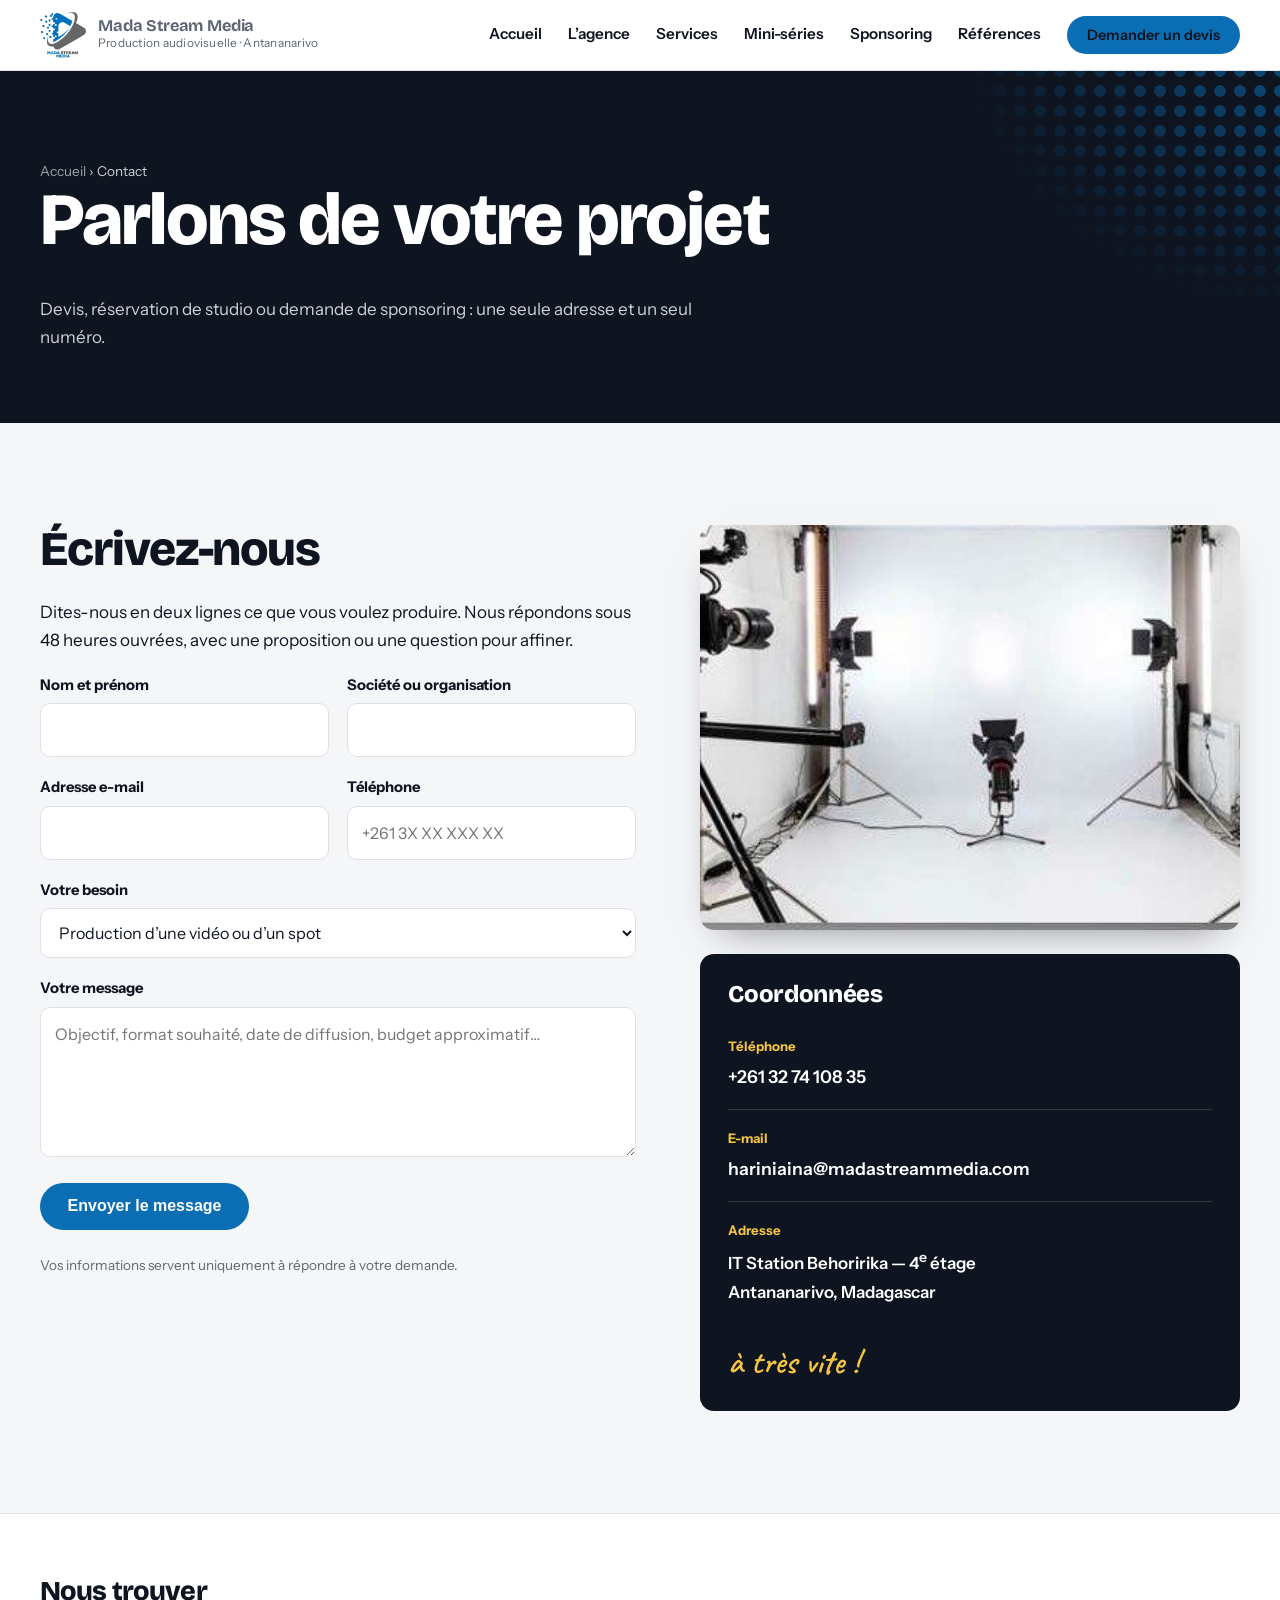
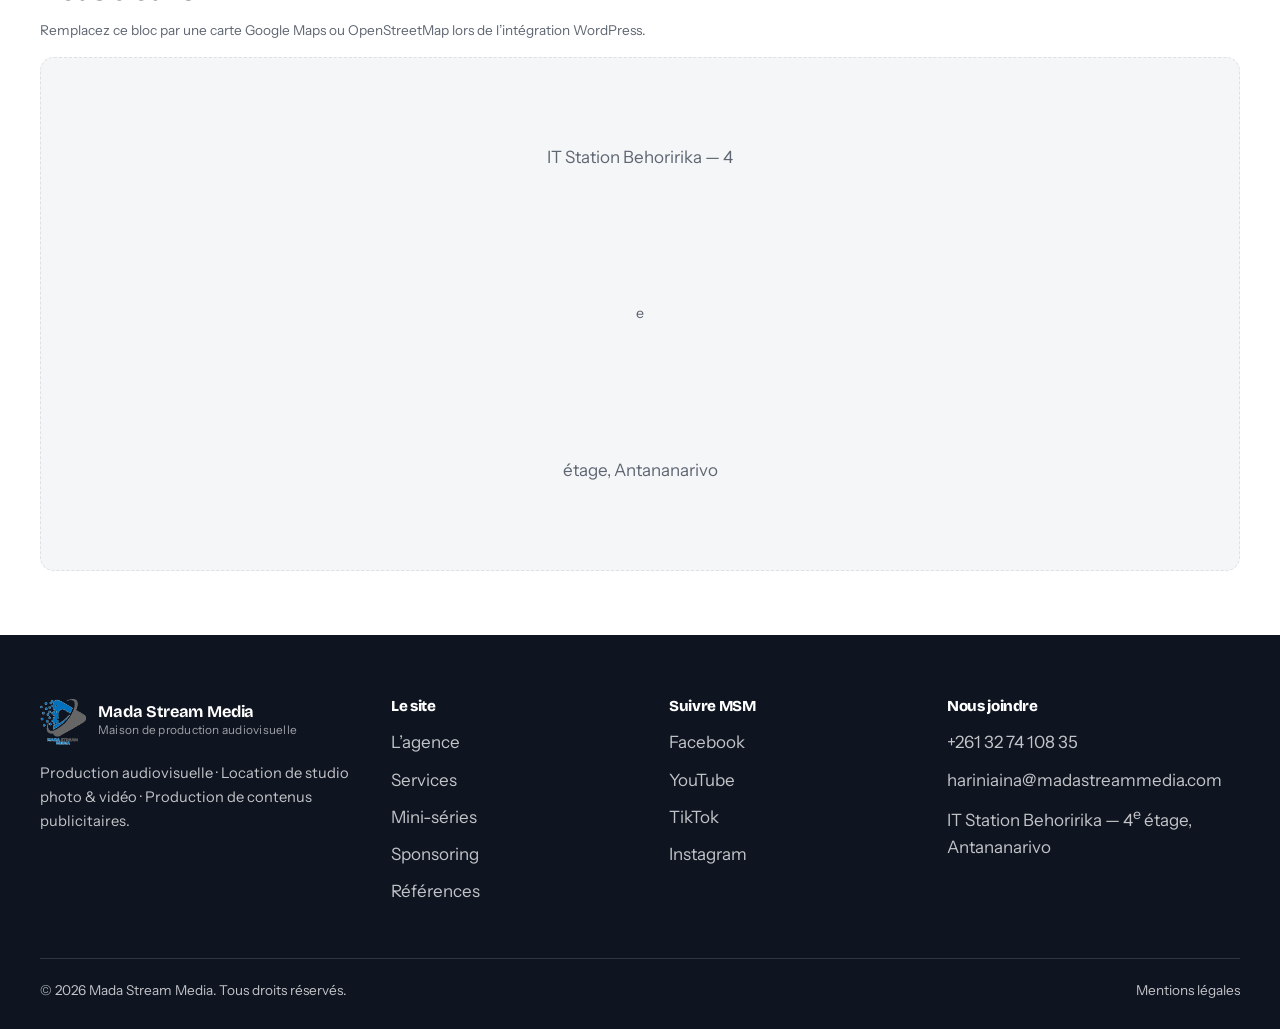
<file: contact.html>
<!DOCTYPE html>
<html lang="fr">
<head>
<meta charset="utf-8">
<meta name="viewport" content="width=device-width, initial-scale=1">
<title>Contact — Mada Stream Media</title>
<meta name="description" content="Contactez MSM – Mada Stream Media : +261 32 74 108 35, hariniaina@madastreammedia.com, IT Station Behoririka, 4e étage, Antananarivo.">
<link rel="icon" href="[data-uri]">
<link rel="preconnect" href="https://fonts.googleapis.com">
<link rel="preconnect" href="https://fonts.gstatic.com" crossorigin>
<link href="https://fonts.googleapis.com/css2?family=Bricolage+Grotesque:opsz,wght@12..96,700;12..96,800&family=Instrument+Sans:wght@400;500;600;700&family=Caveat:wght@600&display=swap" rel="stylesheet">
<style>
/* ==========================================================================
   MADA STREAM MEDIA — feuille de style principale
   Palette : encre de plateau, bleu MSM, jaune MSM
   Motif de marque : la dissolution en pixels du logo
   ========================================================================== */

:root{
  --ink:        #0E1420;   /* fond sombre "plateau de tournage" */
  --ink-soft:   #18202F;
  --blue:       #0B6DB3;   /* bleu MSM */
  --blue-light: #2E96E0;
  --yellow:     #F5C542;   /* jaune MSM */
  --paper:      #F5F6F8;   /* fond clair */
  --white:      #FFFFFF;
  --grey:       #5E6672;
  --grey-line:  #DDE1E7;

  --max: 1200px;
  --gut: 24px;
  --radius: 14px;

  --shadow-lift: 0 18px 40px -22px rgba(14,20,32,.55);
}

/* ---------- base ---------- */
*,*::before,*::after{box-sizing:border-box}
html{scroll-behavior:smooth}
@media (prefers-reduced-motion: reduce){
  html{scroll-behavior:auto}
  *{animation:none !important;transition:none !important}
}
body{
  margin:0;
  background:var(--paper);
  color:var(--ink);
  font-family:"Instrument Sans","Segoe UI",system-ui,sans-serif;
  font-size:17px;
  line-height:1.65;
  -webkit-font-smoothing:antialiased;
}
img{max-width:100%;display:block}
a{color:var(--blue);text-decoration:none}
a:hover{text-decoration:underline}
:focus-visible{outline:3px solid var(--yellow);outline-offset:3px;border-radius:4px}

h1,h2,h3,h4{
  font-family:"Bricolage Grotesque","Instrument Sans",sans-serif;
  font-weight:800;
  line-height:1.02;
  letter-spacing:-.025em;
  margin:0 0 .5em;
  text-wrap:balance;
}
h1{font-size:clamp(2.4rem,6.2vw,4.6rem)}
h2{font-size:clamp(1.9rem,4vw,3rem)}
h3{font-size:clamp(1.2rem,2vw,1.5rem);letter-spacing:-.015em}
p{margin:0 0 1.1em;max-width:70ch}

.script{
  font-family:"Caveat",cursive;
  font-weight:600;
  font-size:clamp(1.4rem,3vw,2.1rem);
  line-height:1.2;
  letter-spacing:0;
  color:var(--blue);
}

.wrap{width:min(100% - calc(var(--gut) * 2),var(--max));margin-inline:auto}
.section{padding:clamp(56px,8vw,110px) 0}
.section--tight{padding:clamp(40px,5vw,64px) 0}
.lead{font-size:clamp(1.05rem,1.6vw,1.25rem);color:var(--grey)}
.center{text-align:center;margin-inline:auto}
.center p{margin-inline:auto}

/* ---------- motif pixels ---------- */
.pixels{
  height:26px;
  background-image:
    linear-gradient(90deg,var(--blue) 25%,transparent 25%),
    linear-gradient(90deg,var(--blue) 25%,transparent 25%);
  background-size:14px 6px,22px 6px;
  background-position:0 6px,8px 16px;
  background-repeat:repeat-x;
  opacity:.28;
}
.pixels--yellow{background-image:
    linear-gradient(90deg,var(--yellow) 25%,transparent 25%),
    linear-gradient(90deg,var(--yellow) 25%,transparent 25%);opacity:.8}

/* ---------- boutons ---------- */
.btn{
  display:inline-flex;align-items:center;gap:.6em;
  padding:.85em 1.6em;border-radius:999px;border:2px solid transparent;
  font-weight:700;font-size:1rem;line-height:1;cursor:pointer;
  text-decoration:none;transition:transform .15s ease,background .15s ease,color .15s ease;
}
.btn:hover{text-decoration:none;transform:translateY(-2px)}
.btn--primary{background:var(--blue);color:var(--white)}
.btn--primary:hover{background:#08578e;color:#fff}
.btn--yellow{background:var(--yellow);color:var(--ink)}
.btn--yellow:hover{background:#ffd75e}
.btn--ghost{border-color:currentColor;color:var(--ink);background:transparent}
.btn--ghost-light{border-color:rgba(255,255,255,.55);color:#fff;background:transparent}
.btn--ghost-light:hover{background:rgba(255,255,255,.1);color:#fff}
.btn-row{display:flex;flex-wrap:wrap;gap:14px;margin-top:28px}

/* ---------- en-tête ---------- */
.site-header{
  position:sticky;top:0;z-index:60;
  background:rgba(255,255,255,.94);
  backdrop-filter:saturate(140%) blur(10px);
  border-bottom:1px solid var(--grey-line);
}
.header-inner{display:flex;align-items:center;justify-content:space-between;gap:20px;padding:12px 0}
.brand{display:flex;align-items:center;gap:12px;text-decoration:none;color:var(--ink)}
.brand img{width:46px;height:auto}
.brand b{font-family:"Bricolage Grotesque",sans-serif;font-size:1.02rem;letter-spacing:-.01em;line-height:1.05;display:block}
.brand span{font-size:.74rem;color:var(--grey);letter-spacing:.02em}
.nav{display:flex;align-items:center;gap:26px}
.nav a{color:var(--ink);font-weight:600;font-size:.95rem;text-decoration:none;padding:6px 0;border-bottom:2px solid transparent}
.nav a:hover{border-color:var(--yellow)}
.nav a[aria-current="page"]{border-color:var(--blue)}
.nav .btn{font-size:.9rem;padding:.7em 1.25em}
.nav-toggle{display:none;background:none;border:0;padding:8px;cursor:pointer}
.nav-toggle span{display:block;width:26px;height:2px;background:var(--ink);margin:6px 0}

@media (max-width:900px){
  .nav-toggle{display:block}
  .nav{
    position:absolute;left:0;right:0;top:100%;
    flex-direction:column;align-items:stretch;gap:0;
    background:var(--white);border-bottom:1px solid var(--grey-line);
    padding:8px 24px 22px;display:none;
  }
  .nav.is-open{display:flex}
  .nav a{padding:13px 0;border-bottom:1px solid var(--grey-line)}
  .nav .btn{margin-top:16px;justify-content:center;border-bottom:0}
}

/* ---------- hero ---------- */
.hero{position:relative;background:var(--ink);color:#fff;overflow:hidden}
.hero::after{
  content:"";position:absolute;inset:0;
  background:linear-gradient(105deg,var(--ink) 34%,rgba(14,20,32,.86) 55%,rgba(14,20,32,.35) 100%);
}
.hero-media{position:absolute;inset:0}
.hero-media img{width:100%;height:100%;object-fit:cover;object-position:60% 45%;opacity:.85}
.hero-inner{position:relative;z-index:2;padding:clamp(70px,11vw,140px) 0 clamp(56px,8vw,96px)}
.hero h1{color:#fff;max-width:16ch}
.hero .script{color:var(--yellow)}
.hero p{color:rgba(255,255,255,.82);max-width:48ch;font-size:1.1rem}
.hero-tag{display:inline-flex;align-items:center;gap:10px;font-size:.85rem;font-weight:700;
  color:var(--yellow);margin-bottom:22px}
.hero-tag::before{content:"";width:34px;height:2px;background:var(--yellow)}

/* ---------- bandeau chiffres ---------- */
.stats{background:var(--blue);color:#fff}
.stats-grid{display:grid;grid-template-columns:repeat(4,1fr);gap:2px;background:rgba(255,255,255,.22)}
.stats-grid div{background:var(--blue);padding:28px 22px}
.stats b{display:block;font-family:"Bricolage Grotesque",sans-serif;font-size:clamp(1.8rem,3.4vw,2.7rem);line-height:1}
.stats small{display:block;color:rgba(255,255,255,.85);font-size:.9rem;margin-top:6px}
.stats-note{font-size:.8rem;color:rgba(255,255,255,.7);padding:14px 22px 22px;margin:0}
@media (max-width:780px){.stats-grid{grid-template-columns:repeat(2,1fr)}}

/* ---------- grilles ---------- */
.grid{display:grid;gap:26px}
.grid-2{grid-template-columns:repeat(2,1fr)}
.grid-3{grid-template-columns:repeat(3,1fr)}
.grid-4{grid-template-columns:repeat(4,1fr)}
@media (max-width:940px){.grid-3,.grid-4{grid-template-columns:repeat(2,1fr)}}
@media (max-width:680px){.grid-2,.grid-3,.grid-4{grid-template-columns:1fr}}

.split{display:grid;grid-template-columns:1.05fr .95fr;gap:clamp(30px,5vw,70px);align-items:center}
.split--reverse .split-media{order:2}
@media (max-width:900px){.split{grid-template-columns:1fr}.split--reverse .split-media{order:0}}

/* ---------- cartes ---------- */
.card{background:var(--white);border:1px solid var(--grey-line);border-radius:var(--radius);overflow:hidden}
.card-body{padding:24px}
.card figure{margin:0;aspect-ratio:16/9;background:var(--ink-soft)}
.card figure img{width:100%;height:100%;object-fit:cover}
.card h3{margin-bottom:.4em}
.card p:last-child{margin-bottom:0}

.plain{border-left:3px solid var(--blue);padding-left:22px}
.plain--yellow{border-color:var(--yellow)}
.plain h3{margin-bottom:.3em}

/* liste à puces carrées (rappel du motif pixel) */
.ticks{list-style:none;padding:0;margin:0 0 1em}
.ticks li{position:relative;padding-left:26px;margin-bottom:.6em}
.ticks li::before{content:"";position:absolute;left:0;top:.62em;width:9px;height:9px;background:var(--blue)}
.ticks--yellow li::before{background:var(--yellow)}
.ticks--light li::before{background:var(--yellow)}

/* étapes numérotées (vrai déroulé chronologique) */
.steps{counter-reset:step;list-style:none;padding:0;margin:0;display:grid;gap:2px;background:var(--grey-line)}
.steps li{counter-increment:step;background:var(--white);padding:26px 26px 26px 84px;position:relative}
.steps li::before{
  content:counter(step);position:absolute;left:26px;top:24px;
  font-family:"Bricolage Grotesque",sans-serif;font-size:1.9rem;font-weight:800;color:var(--blue);line-height:1;
}
.steps h3{margin-bottom:.25em}
.steps p{margin:0;color:var(--grey)}

/* ---------- sections sombres ---------- */
.dark{background:var(--ink);color:#fff}
.dark h2,.dark h3{color:#fff}
.dark p{color:rgba(255,255,255,.8)}
.dark .lead{color:rgba(255,255,255,.82)}
.dark .card{background:var(--ink-soft);border-color:rgba(255,255,255,.12)}
.dark .plain{border-color:var(--yellow)}
.dark a{color:var(--yellow)}

/* ---------- tableaux tarifs ---------- */
.table-scroll{overflow-x:auto;-webkit-overflow-scrolling:touch}
table.rates{width:100%;border-collapse:collapse;background:var(--white);min-width:620px;font-size:.97rem}
table.rates th,table.rates td{border:1px solid var(--grey-line);padding:14px 16px;text-align:left;vertical-align:middle}
table.rates thead th{background:var(--ink);color:#fff;font-family:"Bricolage Grotesque",sans-serif;font-weight:700}
table.rates tbody th{background:var(--paper);font-weight:700;width:170px}
table.rates td.price{font-weight:700;white-space:nowrap}
table.rates tbody tr:hover td{background:#F9FBFD}

/* ---------- packs ---------- */
.packs{display:grid;grid-template-columns:repeat(3,1fr);gap:24px;align-items:start}
@media (max-width:940px){.packs{grid-template-columns:1fr}}
.pack{background:var(--white);border:1px solid var(--grey-line);border-radius:var(--radius);overflow:hidden;display:flex;flex-direction:column}
.pack-head{padding:26px 26px 20px;border-bottom:1px solid var(--grey-line)}
.pack-head h3{font-size:1.5rem;margin-bottom:.15em}
.pack-price{font-family:"Bricolage Grotesque",sans-serif;font-size:2rem;font-weight:800;line-height:1.1}
.pack-price small{display:block;font-family:"Instrument Sans",sans-serif;font-size:.85rem;font-weight:500;color:var(--grey)}
.pack-body{padding:24px 26px;flex:1}
.pack-body .ticks li{font-size:.97rem}
.pack .btn{margin:0 26px 26px}
.pack--bronze .pack-head{background:#FBEFD2}
.pack--silver .pack-head{background:#E6E8EB}
.pack--gold .pack-head{background:var(--yellow)}
.pack--gold{border-color:var(--yellow);box-shadow:var(--shadow-lift)}
.pack-flag{display:inline-block;font-size:.75rem;font-weight:700;background:var(--ink);color:#fff;padding:4px 10px;border-radius:999px;margin-bottom:10px}

/* ---------- équipe ---------- */
.person{text-align:center}
.person img{width:190px;height:190px;border-radius:50%;object-fit:cover;margin:0 auto 18px;border:4px solid var(--white);box-shadow:var(--shadow-lift)}
.person h3{margin-bottom:.15em}
.person .role{color:var(--blue);font-weight:700;font-size:.95rem;margin-bottom:.6em}
.dark .person .role{color:var(--yellow)}

/* ---------- partenaires ---------- */
.logos{display:grid;grid-template-columns:repeat(4,1fr);gap:18px}
@media (max-width:820px){.logos{grid-template-columns:repeat(2,1fr)}}
.logos figure{margin:0;background:var(--white);border:1px solid var(--grey-line);border-radius:10px;
  aspect-ratio:3/2;display:grid;place-items:center;padding:14px;overflow:hidden}
.logos img{max-height:100%;width:auto;object-fit:contain}

/* ---------- page d'en-tête interne ---------- */
.page-head{background:var(--ink);color:#fff;padding:clamp(54px,7vw,92px) 0 clamp(44px,6vw,72px);position:relative;overflow:hidden}
.page-head h1{color:#fff;max-width:18ch}
.page-head p{color:rgba(255,255,255,.8);max-width:60ch;margin-bottom:0}
.breadcrumb{font-size:.85rem;color:rgba(255,255,255,.62);margin-bottom:16px}
.breadcrumb a{color:rgba(255,255,255,.62)}

/* ---------- appel à l'action ---------- */
.cta{background:var(--yellow)}
.cta .wrap{display:flex;flex-wrap:wrap;gap:30px;align-items:center;justify-content:space-between}
.cta h2{max-width:16ch;margin-bottom:.2em}
.cta p{margin:0;color:#3A3316}

/* ---------- formulaire ---------- */
.form{display:grid;gap:18px}
.field label{display:block;font-weight:700;font-size:.92rem;margin-bottom:6px}
.field input,.field select,.field textarea{
  width:100%;padding:13px 14px;border:1px solid var(--grey-line);border-radius:10px;
  font:inherit;font-size:1rem;background:var(--white);color:var(--ink);
}
.field textarea{min-height:150px;resize:vertical}
.field-row{display:grid;grid-template-columns:1fr 1fr;gap:18px}
@media (max-width:640px){.field-row{grid-template-columns:1fr}}
.form-note{font-size:.85rem;color:var(--grey)}

/* ---------- contact ---------- */
.contact-list{list-style:none;padding:0;margin:0}
.contact-list li{padding:18px 0;border-bottom:1px solid rgba(255,255,255,.15)}
.contact-list b{display:block;font-size:.82rem;color:var(--yellow);margin-bottom:4px}
.contact-list a{color:#fff;font-size:1.1rem;font-weight:600}

/* ---------- pied de page ---------- */
.site-footer{background:var(--ink);color:rgba(255,255,255,.75);padding:64px 0 28px}
.footer-grid{display:grid;grid-template-columns:1.3fr 1fr 1fr 1.2fr;gap:34px}
@media (max-width:900px){.footer-grid{grid-template-columns:1fr 1fr}}
@media (max-width:560px){.footer-grid{grid-template-columns:1fr}}
.site-footer h4{font-size:.95rem;color:#fff;margin-bottom:14px}
.site-footer ul{list-style:none;padding:0;margin:0}
.site-footer li{margin-bottom:9px}
.site-footer a{color:rgba(255,255,255,.75)}
.site-footer a:hover{color:var(--yellow)}
.site-footer .brand b,.site-footer .brand span{color:#fff}
.site-footer .brand span{color:rgba(255,255,255,.6)}
.footer-bottom{margin-top:44px;padding-top:20px;border-top:1px solid rgba(255,255,255,.14);
  display:flex;flex-wrap:wrap;gap:12px;justify-content:space-between;font-size:.85rem}

/* ---------- utilitaires ---------- */
.mb0{margin-bottom:0}
.mt24{margin-top:24px}
.mt40{margin-top:40px}
.frame{border-radius:var(--radius);overflow:hidden;box-shadow:var(--shadow-lift)}
.frame img{width:100%;aspect-ratio:4/3;object-fit:cover}
.frame--wide img{aspect-ratio:16/9}
.skip{position:absolute;left:-9999px}
.skip:focus{left:16px;top:10px;position:fixed;z-index:99;background:#fff;padding:10px 16px;border-radius:8px}

/* ---------- ajustements ---------- */
/* motif pixel (rappel du logo) dans les en-têtes de page */
.page-head::after{
  content:"";position:absolute;right:-30px;top:-50px;width:360px;height:300px;
  background-image:radial-gradient(var(--blue) 40%,transparent 41%);
  background-size:20px 20px;
  -webkit-mask-image:radial-gradient(ellipse at 100% 0%,#000 18%,transparent 70%);
  mask-image:radial-gradient(ellipse at 100% 0%,#000 18%,transparent 70%);
  opacity:.55;pointer-events:none;
}
.hero::before{
  content:"";position:absolute;right:0;bottom:0;width:260px;height:180px;z-index:3;
  background-image:radial-gradient(var(--yellow) 40%,transparent 41%);
  background-size:22px 22px;
  -webkit-mask-image:linear-gradient(300deg,#000 5%,transparent 60%);
  mask-image:linear-gradient(300deg,#000 5%,transparent 60%);
  opacity:.5;pointer-events:none;
}
@media (max-width:760px){.page-head::after,.hero::before{display:none}}

/* colonnes alignées en haut quand la page contient un formulaire */
.split:has(form){align-items:start}

/* liens du fil d'Ariane */
.breadcrumb a:hover{color:var(--yellow)}

@media (max-width:420px){
  .brand span span{display:none}
  .brand img{width:40px}
}

</style>
</head>
<body>
<a class="skip" href="#contenu">Aller au contenu</a>

<header class="site-header">
  <div class="wrap header-inner">
    <a class="brand" href="index.html">
      <img src="[data-uri]" alt="">
      <span><b>Mada Stream Media</b><span>Production audiovisuelle &middot; Antananarivo</span></span>
    </a>
    <button class="nav-toggle" aria-expanded="false" aria-controls="nav" aria-label="Ouvrir le menu">
      <span></span><span></span><span></span>
    </button>
    <nav class="nav" id="nav">
      <a href="index.html">Accueil</a>
      <a href="agence.html">L’agence</a>
      <a href="services.html">Services</a>
      <a href="mini-series.html">Mini-séries</a>
      <a href="sponsoring.html">Sponsoring</a>
      <a href="references.html">Références</a>
      <a class="btn btn--primary" href="contact.html">Demander un devis</a>
    </nav>
  </div>
</header>

<main id="contenu">
  <section class="page-head">
    <div class="wrap">
      <p class="breadcrumb"><a href="index.html">Accueil</a> &rsaquo; Contact</p>
      <h1>Parlons de votre projet</h1>
      <p>Devis, réservation de studio ou demande de sponsoring : une seule adresse et un seul numéro.</p>
    </div>
  </section>

  <section class="section">
    <div class="wrap split">
      <div>
        <h2>Écrivez-nous</h2>
        <p>Dites-nous en deux lignes ce que vous voulez produire. Nous répondons sous 48 heures ouvrées, avec une proposition ou une question pour affiner.</p>
        <form class="form" id="contact-form" novalidate>
          <div class="field-row">
            <div class="field">
              <label for="nom">Nom et prénom</label>
              <input id="nom" name="nom" type="text" autocomplete="name" required>
            </div>
            <div class="field">
              <label for="societe">Société ou organisation</label>
              <input id="societe" name="societe" type="text" autocomplete="organization">
            </div>
          </div>
          <div class="field-row">
            <div class="field">
              <label for="email">Adresse e-mail</label>
              <input id="email" name="email" type="email" autocomplete="email" required>
            </div>
            <div class="field">
              <label for="tel">Téléphone</label>
              <input id="tel" name="tel" type="tel" autocomplete="tel" placeholder="+261 3X XX XXX XX">
            </div>
          </div>
          <div class="field">
            <label for="sujet">Votre besoin</label>
            <select id="sujet" name="sujet">
              <option>Production d’une vidéo ou d’un spot</option>
              <option>Sponsoring d’une mini-série</option>
              <option>Location du studio photo &amp; vidéo</option>
              <option>Contenus pour les réseaux sociaux</option>
              <option>Autre demande</option>
            </select>
          </div>
          <div class="field">
            <label for="message">Votre message</label>
            <textarea id="message" name="message" placeholder="Objectif, format souhaité, date de diffusion, budget approximatif…" required></textarea>
          </div>
          <div>
            <button class="btn btn--primary" type="submit">Envoyer le message</button>
            <p class="form-note mt24" id="form-status">Vos informations servent uniquement à répondre à votre demande.</p>
          </div>
        </form>
      </div>

      <div class="split-media">
        <div class="frame"><img src="assets/img/studio3.jpg" alt="Le studio photo et vidéo de MSM à Behoririka"></div>
        <div class="dark" style="border-radius:var(--radius);padding:28px;margin-top:24px">
          <h3 style="color:#fff">Coordonnées</h3>
          <ul class="contact-list">
            <li><b>Téléphone</b><a href="tel:+261327410835">+261 32 74 108 35</a></li>
            <li><b>E-mail</b><a href="mailto:hariniaina@madastreammedia.com">hariniaina@madastreammedia.com</a></li>
            <li style="border-bottom:0"><b>Adresse</b><span style="color:#fff;font-size:1.05rem;font-weight:600">IT Station Behoririka &mdash; 4<sup>e</sup> étage<br>Antananarivo, Madagascar</span></li>
          </ul>
          <p class="script" style="color:var(--yellow);margin:18px 0 0">à très vite&nbsp;!</p>
        </div>
      </div>
    </div>
  </section>

  <section class="section--tight" style="background:var(--white);border-top:1px solid var(--grey-line)">
    <div class="wrap">
      <h2 style="font-size:clamp(1.3rem,2.2vw,1.7rem)">Nous trouver</h2>
      <p class="form-note">Remplacez ce bloc par une carte Google Maps ou OpenStreetMap lors de l’intégration WordPress.</p>
      <div style="aspect-ratio:21/9;background:var(--paper);border:1px dashed var(--grey-line);border-radius:var(--radius);display:grid;place-items:center;color:var(--grey);text-align:center;padding:20px">
        IT Station Behoririka &mdash; 4<sup>e</sup> étage, Antananarivo
      </div>
    </div>
  </section>
</main>

<footer class="site-footer">
  <div class="wrap">
    <div class="footer-grid">
      <div>
        <a class="brand" href="index.html">
          <img src="[data-uri]" alt="">
          <span><b>Mada Stream Media</b><span>Maison de production audiovisuelle</span></span>
        </a>
        <p style="margin-top:16px;font-size:.92rem">Production audiovisuelle &middot; Location de studio photo &amp; vidéo &middot; Production de contenus publicitaires.</p>
      </div>
      <div>
        <h4>Le site</h4>
        <ul>
          <li><a href="agence.html">L’agence</a></li>
          <li><a href="services.html">Services</a></li>
          <li><a href="mini-series.html">Mini-séries</a></li>
          <li><a href="sponsoring.html">Sponsoring</a></li>
          <li><a href="references.html">Références</a></li>
        </ul>
      </div>
      <div>
        <h4>Suivre MSM</h4>
        <ul>
          <li><a href="#">Facebook</a></li>
          <li><a href="#">YouTube</a></li>
          <li><a href="#">TikTok</a></li>
          <li><a href="#">Instagram</a></li>
        </ul>
      </div>
      <div>
        <h4>Nous joindre</h4>
        <ul>
          <li><a href="tel:+261327410835">+261 32 74 108 35</a></li>
          <li><a href="mailto:hariniaina@madastreammedia.com">hariniaina@madastreammedia.com</a></li>
          <li>IT Station Behoririka &mdash; 4<sup>e</sup> étage, Antananarivo</li>
        </ul>
      </div>
    </div>
    <div class="footer-bottom">
      <span>&copy; <span id="year">2026</span> Mada Stream Media. Tous droits réservés.</span>
      <span><a href="mentions-legales.html">Mentions légales</a></span>
    </div>
  </div>
</footer>

<script src="assets/js/main.js"></script>
</body>
</html>
</file>
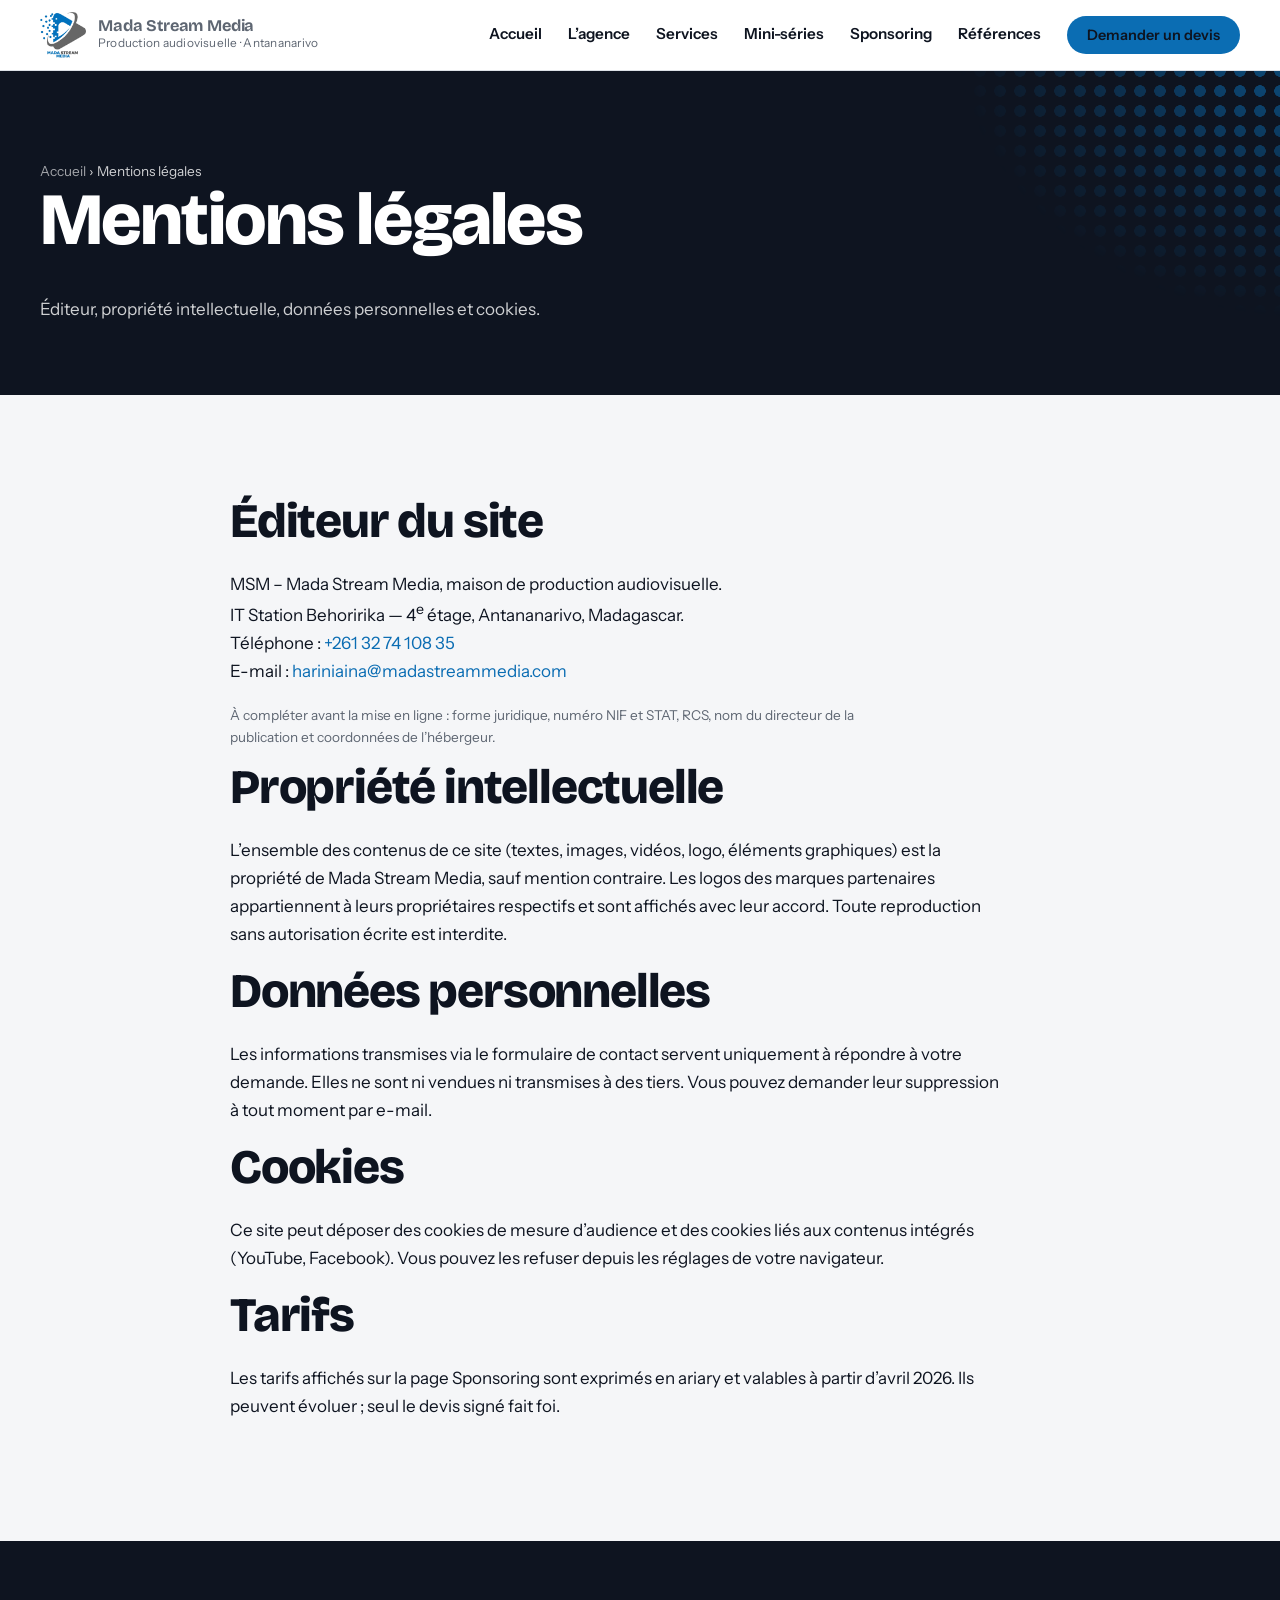
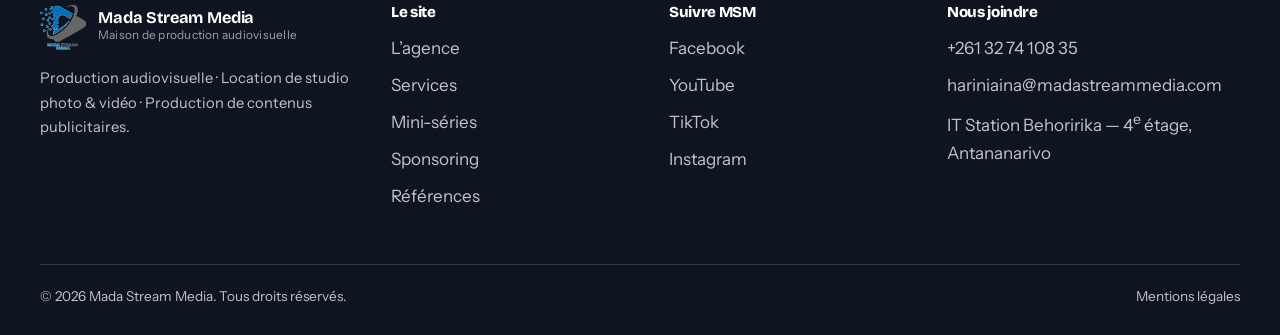
<file: mentions-legales.html>
<!DOCTYPE html>
<html lang="fr">
<head>
<meta charset="utf-8">
<meta name="viewport" content="width=device-width, initial-scale=1">
<title>Mentions légales — Mada Stream Media</title>
<meta name="description" content="Mentions légales du site de MSM – Mada Stream Media.">
<link rel="icon" href="[data-uri]">
<link rel="preconnect" href="https://fonts.googleapis.com">
<link rel="preconnect" href="https://fonts.gstatic.com" crossorigin>
<link href="https://fonts.googleapis.com/css2?family=Bricolage+Grotesque:opsz,wght@12..96,700;12..96,800&family=Instrument+Sans:wght@400;500;600;700&family=Caveat:wght@600&display=swap" rel="stylesheet">
<style>
/* ==========================================================================
   MADA STREAM MEDIA — feuille de style principale
   Palette : encre de plateau, bleu MSM, jaune MSM
   Motif de marque : la dissolution en pixels du logo
   ========================================================================== */

:root{
  --ink:        #0E1420;   /* fond sombre "plateau de tournage" */
  --ink-soft:   #18202F;
  --blue:       #0B6DB3;   /* bleu MSM */
  --blue-light: #2E96E0;
  --yellow:     #F5C542;   /* jaune MSM */
  --paper:      #F5F6F8;   /* fond clair */
  --white:      #FFFFFF;
  --grey:       #5E6672;
  --grey-line:  #DDE1E7;

  --max: 1200px;
  --gut: 24px;
  --radius: 14px;

  --shadow-lift: 0 18px 40px -22px rgba(14,20,32,.55);
}

/* ---------- base ---------- */
*,*::before,*::after{box-sizing:border-box}
html{scroll-behavior:smooth}
@media (prefers-reduced-motion: reduce){
  html{scroll-behavior:auto}
  *{animation:none !important;transition:none !important}
}
body{
  margin:0;
  background:var(--paper);
  color:var(--ink);
  font-family:"Instrument Sans","Segoe UI",system-ui,sans-serif;
  font-size:17px;
  line-height:1.65;
  -webkit-font-smoothing:antialiased;
}
img{max-width:100%;display:block}
a{color:var(--blue);text-decoration:none}
a:hover{text-decoration:underline}
:focus-visible{outline:3px solid var(--yellow);outline-offset:3px;border-radius:4px}

h1,h2,h3,h4{
  font-family:"Bricolage Grotesque","Instrument Sans",sans-serif;
  font-weight:800;
  line-height:1.02;
  letter-spacing:-.025em;
  margin:0 0 .5em;
  text-wrap:balance;
}
h1{font-size:clamp(2.4rem,6.2vw,4.6rem)}
h2{font-size:clamp(1.9rem,4vw,3rem)}
h3{font-size:clamp(1.2rem,2vw,1.5rem);letter-spacing:-.015em}
p{margin:0 0 1.1em;max-width:70ch}

.script{
  font-family:"Caveat",cursive;
  font-weight:600;
  font-size:clamp(1.4rem,3vw,2.1rem);
  line-height:1.2;
  letter-spacing:0;
  color:var(--blue);
}

.wrap{width:min(100% - calc(var(--gut) * 2),var(--max));margin-inline:auto}
.section{padding:clamp(56px,8vw,110px) 0}
.section--tight{padding:clamp(40px,5vw,64px) 0}
.lead{font-size:clamp(1.05rem,1.6vw,1.25rem);color:var(--grey)}
.center{text-align:center;margin-inline:auto}
.center p{margin-inline:auto}

/* ---------- motif pixels ---------- */
.pixels{
  height:26px;
  background-image:
    linear-gradient(90deg,var(--blue) 25%,transparent 25%),
    linear-gradient(90deg,var(--blue) 25%,transparent 25%);
  background-size:14px 6px,22px 6px;
  background-position:0 6px,8px 16px;
  background-repeat:repeat-x;
  opacity:.28;
}
.pixels--yellow{background-image:
    linear-gradient(90deg,var(--yellow) 25%,transparent 25%),
    linear-gradient(90deg,var(--yellow) 25%,transparent 25%);opacity:.8}

/* ---------- boutons ---------- */
.btn{
  display:inline-flex;align-items:center;gap:.6em;
  padding:.85em 1.6em;border-radius:999px;border:2px solid transparent;
  font-weight:700;font-size:1rem;line-height:1;cursor:pointer;
  text-decoration:none;transition:transform .15s ease,background .15s ease,color .15s ease;
}
.btn:hover{text-decoration:none;transform:translateY(-2px)}
.btn--primary{background:var(--blue);color:var(--white)}
.btn--primary:hover{background:#08578e;color:#fff}
.btn--yellow{background:var(--yellow);color:var(--ink)}
.btn--yellow:hover{background:#ffd75e}
.btn--ghost{border-color:currentColor;color:var(--ink);background:transparent}
.btn--ghost-light{border-color:rgba(255,255,255,.55);color:#fff;background:transparent}
.btn--ghost-light:hover{background:rgba(255,255,255,.1);color:#fff}
.btn-row{display:flex;flex-wrap:wrap;gap:14px;margin-top:28px}

/* ---------- en-tête ---------- */
.site-header{
  position:sticky;top:0;z-index:60;
  background:rgba(255,255,255,.94);
  backdrop-filter:saturate(140%) blur(10px);
  border-bottom:1px solid var(--grey-line);
}
.header-inner{display:flex;align-items:center;justify-content:space-between;gap:20px;padding:12px 0}
.brand{display:flex;align-items:center;gap:12px;text-decoration:none;color:var(--ink)}
.brand img{width:46px;height:auto}
.brand b{font-family:"Bricolage Grotesque",sans-serif;font-size:1.02rem;letter-spacing:-.01em;line-height:1.05;display:block}
.brand span{font-size:.74rem;color:var(--grey);letter-spacing:.02em}
.nav{display:flex;align-items:center;gap:26px}
.nav a{color:var(--ink);font-weight:600;font-size:.95rem;text-decoration:none;padding:6px 0;border-bottom:2px solid transparent}
.nav a:hover{border-color:var(--yellow)}
.nav a[aria-current="page"]{border-color:var(--blue)}
.nav .btn{font-size:.9rem;padding:.7em 1.25em}
.nav-toggle{display:none;background:none;border:0;padding:8px;cursor:pointer}
.nav-toggle span{display:block;width:26px;height:2px;background:var(--ink);margin:6px 0}

@media (max-width:900px){
  .nav-toggle{display:block}
  .nav{
    position:absolute;left:0;right:0;top:100%;
    flex-direction:column;align-items:stretch;gap:0;
    background:var(--white);border-bottom:1px solid var(--grey-line);
    padding:8px 24px 22px;display:none;
  }
  .nav.is-open{display:flex}
  .nav a{padding:13px 0;border-bottom:1px solid var(--grey-line)}
  .nav .btn{margin-top:16px;justify-content:center;border-bottom:0}
}

/* ---------- hero ---------- */
.hero{position:relative;background:var(--ink);color:#fff;overflow:hidden}
.hero::after{
  content:"";position:absolute;inset:0;
  background:linear-gradient(105deg,var(--ink) 34%,rgba(14,20,32,.86) 55%,rgba(14,20,32,.35) 100%);
}
.hero-media{position:absolute;inset:0}
.hero-media img{width:100%;height:100%;object-fit:cover;object-position:60% 45%;opacity:.85}
.hero-inner{position:relative;z-index:2;padding:clamp(70px,11vw,140px) 0 clamp(56px,8vw,96px)}
.hero h1{color:#fff;max-width:16ch}
.hero .script{color:var(--yellow)}
.hero p{color:rgba(255,255,255,.82);max-width:48ch;font-size:1.1rem}
.hero-tag{display:inline-flex;align-items:center;gap:10px;font-size:.85rem;font-weight:700;
  color:var(--yellow);margin-bottom:22px}
.hero-tag::before{content:"";width:34px;height:2px;background:var(--yellow)}

/* ---------- bandeau chiffres ---------- */
.stats{background:var(--blue);color:#fff}
.stats-grid{display:grid;grid-template-columns:repeat(4,1fr);gap:2px;background:rgba(255,255,255,.22)}
.stats-grid div{background:var(--blue);padding:28px 22px}
.stats b{display:block;font-family:"Bricolage Grotesque",sans-serif;font-size:clamp(1.8rem,3.4vw,2.7rem);line-height:1}
.stats small{display:block;color:rgba(255,255,255,.85);font-size:.9rem;margin-top:6px}
.stats-note{font-size:.8rem;color:rgba(255,255,255,.7);padding:14px 22px 22px;margin:0}
@media (max-width:780px){.stats-grid{grid-template-columns:repeat(2,1fr)}}

/* ---------- grilles ---------- */
.grid{display:grid;gap:26px}
.grid-2{grid-template-columns:repeat(2,1fr)}
.grid-3{grid-template-columns:repeat(3,1fr)}
.grid-4{grid-template-columns:repeat(4,1fr)}
@media (max-width:940px){.grid-3,.grid-4{grid-template-columns:repeat(2,1fr)}}
@media (max-width:680px){.grid-2,.grid-3,.grid-4{grid-template-columns:1fr}}

.split{display:grid;grid-template-columns:1.05fr .95fr;gap:clamp(30px,5vw,70px);align-items:center}
.split--reverse .split-media{order:2}
@media (max-width:900px){.split{grid-template-columns:1fr}.split--reverse .split-media{order:0}}

/* ---------- cartes ---------- */
.card{background:var(--white);border:1px solid var(--grey-line);border-radius:var(--radius);overflow:hidden}
.card-body{padding:24px}
.card figure{margin:0;aspect-ratio:16/9;background:var(--ink-soft)}
.card figure img{width:100%;height:100%;object-fit:cover}
.card h3{margin-bottom:.4em}
.card p:last-child{margin-bottom:0}

.plain{border-left:3px solid var(--blue);padding-left:22px}
.plain--yellow{border-color:var(--yellow)}
.plain h3{margin-bottom:.3em}

/* liste à puces carrées (rappel du motif pixel) */
.ticks{list-style:none;padding:0;margin:0 0 1em}
.ticks li{position:relative;padding-left:26px;margin-bottom:.6em}
.ticks li::before{content:"";position:absolute;left:0;top:.62em;width:9px;height:9px;background:var(--blue)}
.ticks--yellow li::before{background:var(--yellow)}
.ticks--light li::before{background:var(--yellow)}

/* étapes numérotées (vrai déroulé chronologique) */
.steps{counter-reset:step;list-style:none;padding:0;margin:0;display:grid;gap:2px;background:var(--grey-line)}
.steps li{counter-increment:step;background:var(--white);padding:26px 26px 26px 84px;position:relative}
.steps li::before{
  content:counter(step);position:absolute;left:26px;top:24px;
  font-family:"Bricolage Grotesque",sans-serif;font-size:1.9rem;font-weight:800;color:var(--blue);line-height:1;
}
.steps h3{margin-bottom:.25em}
.steps p{margin:0;color:var(--grey)}

/* ---------- sections sombres ---------- */
.dark{background:var(--ink);color:#fff}
.dark h2,.dark h3{color:#fff}
.dark p{color:rgba(255,255,255,.8)}
.dark .lead{color:rgba(255,255,255,.82)}
.dark .card{background:var(--ink-soft);border-color:rgba(255,255,255,.12)}
.dark .plain{border-color:var(--yellow)}
.dark a{color:var(--yellow)}

/* ---------- tableaux tarifs ---------- */
.table-scroll{overflow-x:auto;-webkit-overflow-scrolling:touch}
table.rates{width:100%;border-collapse:collapse;background:var(--white);min-width:620px;font-size:.97rem}
table.rates th,table.rates td{border:1px solid var(--grey-line);padding:14px 16px;text-align:left;vertical-align:middle}
table.rates thead th{background:var(--ink);color:#fff;font-family:"Bricolage Grotesque",sans-serif;font-weight:700}
table.rates tbody th{background:var(--paper);font-weight:700;width:170px}
table.rates td.price{font-weight:700;white-space:nowrap}
table.rates tbody tr:hover td{background:#F9FBFD}

/* ---------- packs ---------- */
.packs{display:grid;grid-template-columns:repeat(3,1fr);gap:24px;align-items:start}
@media (max-width:940px){.packs{grid-template-columns:1fr}}
.pack{background:var(--white);border:1px solid var(--grey-line);border-radius:var(--radius);overflow:hidden;display:flex;flex-direction:column}
.pack-head{padding:26px 26px 20px;border-bottom:1px solid var(--grey-line)}
.pack-head h3{font-size:1.5rem;margin-bottom:.15em}
.pack-price{font-family:"Bricolage Grotesque",sans-serif;font-size:2rem;font-weight:800;line-height:1.1}
.pack-price small{display:block;font-family:"Instrument Sans",sans-serif;font-size:.85rem;font-weight:500;color:var(--grey)}
.pack-body{padding:24px 26px;flex:1}
.pack-body .ticks li{font-size:.97rem}
.pack .btn{margin:0 26px 26px}
.pack--bronze .pack-head{background:#FBEFD2}
.pack--silver .pack-head{background:#E6E8EB}
.pack--gold .pack-head{background:var(--yellow)}
.pack--gold{border-color:var(--yellow);box-shadow:var(--shadow-lift)}
.pack-flag{display:inline-block;font-size:.75rem;font-weight:700;background:var(--ink);color:#fff;padding:4px 10px;border-radius:999px;margin-bottom:10px}

/* ---------- équipe ---------- */
.person{text-align:center}
.person img{width:190px;height:190px;border-radius:50%;object-fit:cover;margin:0 auto 18px;border:4px solid var(--white);box-shadow:var(--shadow-lift)}
.person h3{margin-bottom:.15em}
.person .role{color:var(--blue);font-weight:700;font-size:.95rem;margin-bottom:.6em}
.dark .person .role{color:var(--yellow)}

/* ---------- partenaires ---------- */
.logos{display:grid;grid-template-columns:repeat(4,1fr);gap:18px}
@media (max-width:820px){.logos{grid-template-columns:repeat(2,1fr)}}
.logos figure{margin:0;background:var(--white);border:1px solid var(--grey-line);border-radius:10px;
  aspect-ratio:3/2;display:grid;place-items:center;padding:14px;overflow:hidden}
.logos img{max-height:100%;width:auto;object-fit:contain}

/* ---------- page d'en-tête interne ---------- */
.page-head{background:var(--ink);color:#fff;padding:clamp(54px,7vw,92px) 0 clamp(44px,6vw,72px);position:relative;overflow:hidden}
.page-head h1{color:#fff;max-width:18ch}
.page-head p{color:rgba(255,255,255,.8);max-width:60ch;margin-bottom:0}
.breadcrumb{font-size:.85rem;color:rgba(255,255,255,.62);margin-bottom:16px}
.breadcrumb a{color:rgba(255,255,255,.62)}

/* ---------- appel à l'action ---------- */
.cta{background:var(--yellow)}
.cta .wrap{display:flex;flex-wrap:wrap;gap:30px;align-items:center;justify-content:space-between}
.cta h2{max-width:16ch;margin-bottom:.2em}
.cta p{margin:0;color:#3A3316}

/* ---------- formulaire ---------- */
.form{display:grid;gap:18px}
.field label{display:block;font-weight:700;font-size:.92rem;margin-bottom:6px}
.field input,.field select,.field textarea{
  width:100%;padding:13px 14px;border:1px solid var(--grey-line);border-radius:10px;
  font:inherit;font-size:1rem;background:var(--white);color:var(--ink);
}
.field textarea{min-height:150px;resize:vertical}
.field-row{display:grid;grid-template-columns:1fr 1fr;gap:18px}
@media (max-width:640px){.field-row{grid-template-columns:1fr}}
.form-note{font-size:.85rem;color:var(--grey)}

/* ---------- contact ---------- */
.contact-list{list-style:none;padding:0;margin:0}
.contact-list li{padding:18px 0;border-bottom:1px solid rgba(255,255,255,.15)}
.contact-list b{display:block;font-size:.82rem;color:var(--yellow);margin-bottom:4px}
.contact-list a{color:#fff;font-size:1.1rem;font-weight:600}

/* ---------- pied de page ---------- */
.site-footer{background:var(--ink);color:rgba(255,255,255,.75);padding:64px 0 28px}
.footer-grid{display:grid;grid-template-columns:1.3fr 1fr 1fr 1.2fr;gap:34px}
@media (max-width:900px){.footer-grid{grid-template-columns:1fr 1fr}}
@media (max-width:560px){.footer-grid{grid-template-columns:1fr}}
.site-footer h4{font-size:.95rem;color:#fff;margin-bottom:14px}
.site-footer ul{list-style:none;padding:0;margin:0}
.site-footer li{margin-bottom:9px}
.site-footer a{color:rgba(255,255,255,.75)}
.site-footer a:hover{color:var(--yellow)}
.site-footer .brand b,.site-footer .brand span{color:#fff}
.site-footer .brand span{color:rgba(255,255,255,.6)}
.footer-bottom{margin-top:44px;padding-top:20px;border-top:1px solid rgba(255,255,255,.14);
  display:flex;flex-wrap:wrap;gap:12px;justify-content:space-between;font-size:.85rem}

/* ---------- utilitaires ---------- */
.mb0{margin-bottom:0}
.mt24{margin-top:24px}
.mt40{margin-top:40px}
.frame{border-radius:var(--radius);overflow:hidden;box-shadow:var(--shadow-lift)}
.frame img{width:100%;aspect-ratio:4/3;object-fit:cover}
.frame--wide img{aspect-ratio:16/9}
.skip{position:absolute;left:-9999px}
.skip:focus{left:16px;top:10px;position:fixed;z-index:99;background:#fff;padding:10px 16px;border-radius:8px}

/* ---------- ajustements ---------- */
/* motif pixel (rappel du logo) dans les en-têtes de page */
.page-head::after{
  content:"";position:absolute;right:-30px;top:-50px;width:360px;height:300px;
  background-image:radial-gradient(var(--blue) 40%,transparent 41%);
  background-size:20px 20px;
  -webkit-mask-image:radial-gradient(ellipse at 100% 0%,#000 18%,transparent 70%);
  mask-image:radial-gradient(ellipse at 100% 0%,#000 18%,transparent 70%);
  opacity:.55;pointer-events:none;
}
.hero::before{
  content:"";position:absolute;right:0;bottom:0;width:260px;height:180px;z-index:3;
  background-image:radial-gradient(var(--yellow) 40%,transparent 41%);
  background-size:22px 22px;
  -webkit-mask-image:linear-gradient(300deg,#000 5%,transparent 60%);
  mask-image:linear-gradient(300deg,#000 5%,transparent 60%);
  opacity:.5;pointer-events:none;
}
@media (max-width:760px){.page-head::after,.hero::before{display:none}}

/* colonnes alignées en haut quand la page contient un formulaire */
.split:has(form){align-items:start}

/* liens du fil d'Ariane */
.breadcrumb a:hover{color:var(--yellow)}

@media (max-width:420px){
  .brand span span{display:none}
  .brand img{width:40px}
}

</style>
</head>
<body>
<a class="skip" href="#contenu">Aller au contenu</a>

<header class="site-header">
  <div class="wrap header-inner">
    <a class="brand" href="index.html">
      <img src="[data-uri]" alt="">
      <span><b>Mada Stream Media</b><span>Production audiovisuelle &middot; Antananarivo</span></span>
    </a>
    <button class="nav-toggle" aria-expanded="false" aria-controls="nav" aria-label="Ouvrir le menu">
      <span></span><span></span><span></span>
    </button>
    <nav class="nav" id="nav">
      <a href="index.html">Accueil</a>
      <a href="agence.html">L’agence</a>
      <a href="services.html">Services</a>
      <a href="mini-series.html">Mini-séries</a>
      <a href="sponsoring.html">Sponsoring</a>
      <a href="references.html">Références</a>
      <a class="btn btn--primary" href="contact.html">Demander un devis</a>
    </nav>
  </div>
</header>

<main id="contenu">
  <section class="page-head">
    <div class="wrap">
      <p class="breadcrumb"><a href="index.html">Accueil</a> &rsaquo; Mentions légales</p>
      <h1>Mentions légales</h1>
      <p>Éditeur, propriété intellectuelle, données personnelles et cookies.</p>
    </div>
  </section>

  <section class="section">
    <div class="wrap" style="max-width:820px">
      <h2>Éditeur du site</h2>
      <p>MSM &ndash; Mada Stream Media, maison de production audiovisuelle.<br>
      IT Station Behoririka &mdash; 4<sup>e</sup> étage, Antananarivo, Madagascar.<br>
      Téléphone : <a href="tel:+261327410835">+261 32 74 108 35</a><br>
      E-mail : <a href="mailto:hariniaina@madastreammedia.com">hariniaina@madastreammedia.com</a></p>
      <p class="form-note">À compléter avant la mise en ligne : forme juridique, numéro NIF et STAT, RCS, nom du directeur de la publication et coordonnées de l’hébergeur.</p>

      <h2>Propriété intellectuelle</h2>
      <p>L’ensemble des contenus de ce site (textes, images, vidéos, logo, éléments graphiques) est la propriété de Mada Stream Media, sauf mention contraire. Les logos des marques partenaires appartiennent à leurs propriétaires respectifs et sont affichés avec leur accord. Toute reproduction sans autorisation écrite est interdite.</p>

      <h2>Données personnelles</h2>
      <p>Les informations transmises via le formulaire de contact servent uniquement à répondre à votre demande. Elles ne sont ni vendues ni transmises à des tiers. Vous pouvez demander leur suppression à tout moment par e-mail.</p>

      <h2>Cookies</h2>
      <p>Ce site peut déposer des cookies de mesure d’audience et des cookies liés aux contenus intégrés (YouTube, Facebook). Vous pouvez les refuser depuis les réglages de votre navigateur.</p>

      <h2>Tarifs</h2>
      <p>Les tarifs affichés sur la page Sponsoring sont exprimés en ariary et valables à partir d’avril 2026. Ils peuvent évoluer ; seul le devis signé fait foi.</p>
    </div>
  </section>
</main>

<footer class="site-footer">
  <div class="wrap">
    <div class="footer-grid">
      <div>
        <a class="brand" href="index.html">
          <img src="[data-uri]" alt="">
          <span><b>Mada Stream Media</b><span>Maison de production audiovisuelle</span></span>
        </a>
        <p style="margin-top:16px;font-size:.92rem">Production audiovisuelle &middot; Location de studio photo &amp; vidéo &middot; Production de contenus publicitaires.</p>
      </div>
      <div>
        <h4>Le site</h4>
        <ul>
          <li><a href="agence.html">L’agence</a></li>
          <li><a href="services.html">Services</a></li>
          <li><a href="mini-series.html">Mini-séries</a></li>
          <li><a href="sponsoring.html">Sponsoring</a></li>
          <li><a href="references.html">Références</a></li>
        </ul>
      </div>
      <div>
        <h4>Suivre MSM</h4>
        <ul>
          <li><a href="#">Facebook</a></li>
          <li><a href="#">YouTube</a></li>
          <li><a href="#">TikTok</a></li>
          <li><a href="#">Instagram</a></li>
        </ul>
      </div>
      <div>
        <h4>Nous joindre</h4>
        <ul>
          <li><a href="tel:+261327410835">+261 32 74 108 35</a></li>
          <li><a href="mailto:hariniaina@madastreammedia.com">hariniaina@madastreammedia.com</a></li>
          <li>IT Station Behoririka &mdash; 4<sup>e</sup> étage, Antananarivo</li>
        </ul>
      </div>
    </div>
    <div class="footer-bottom">
      <span>&copy; <span id="year">2026</span> Mada Stream Media. Tous droits réservés.</span>
      <span><a href="mentions-legales.html">Mentions légales</a></span>
    </div>
  </div>
</footer>

<script src="assets/js/main.js"></script>
</body>
</html>
</file>
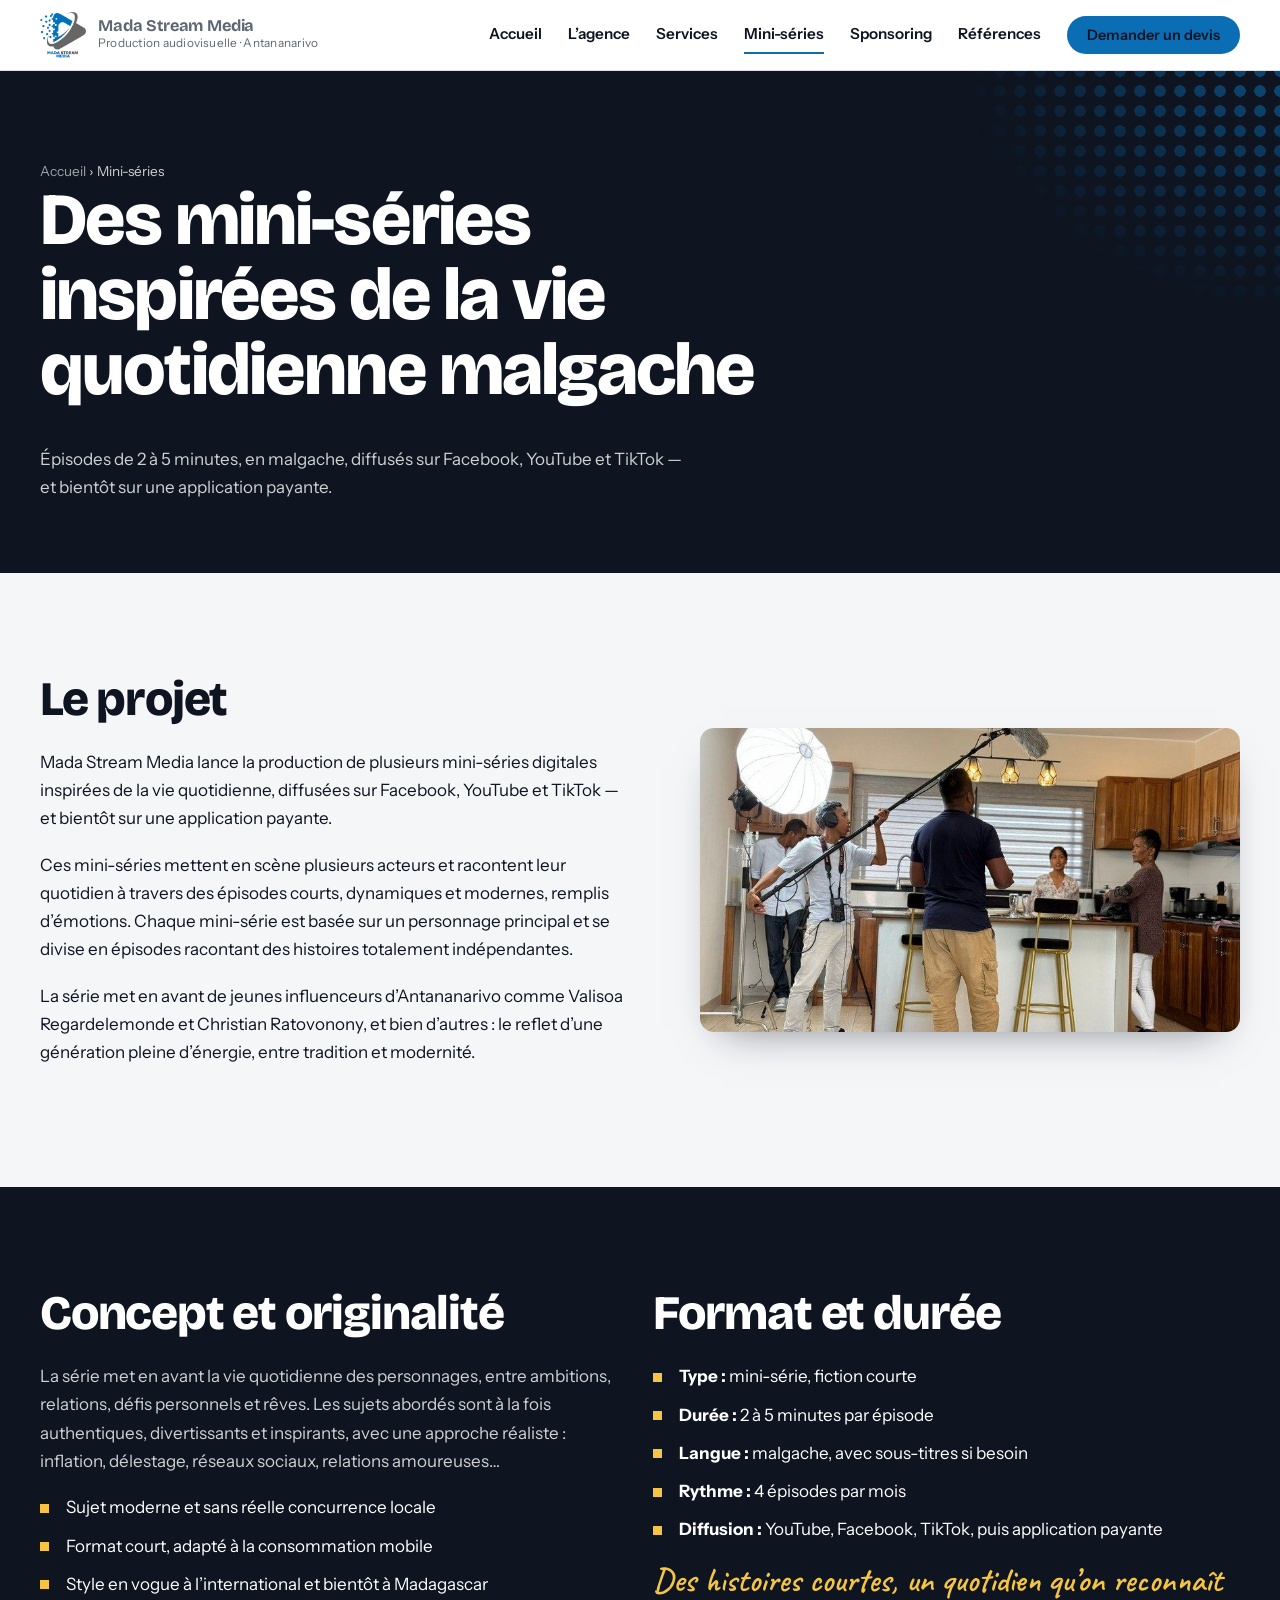
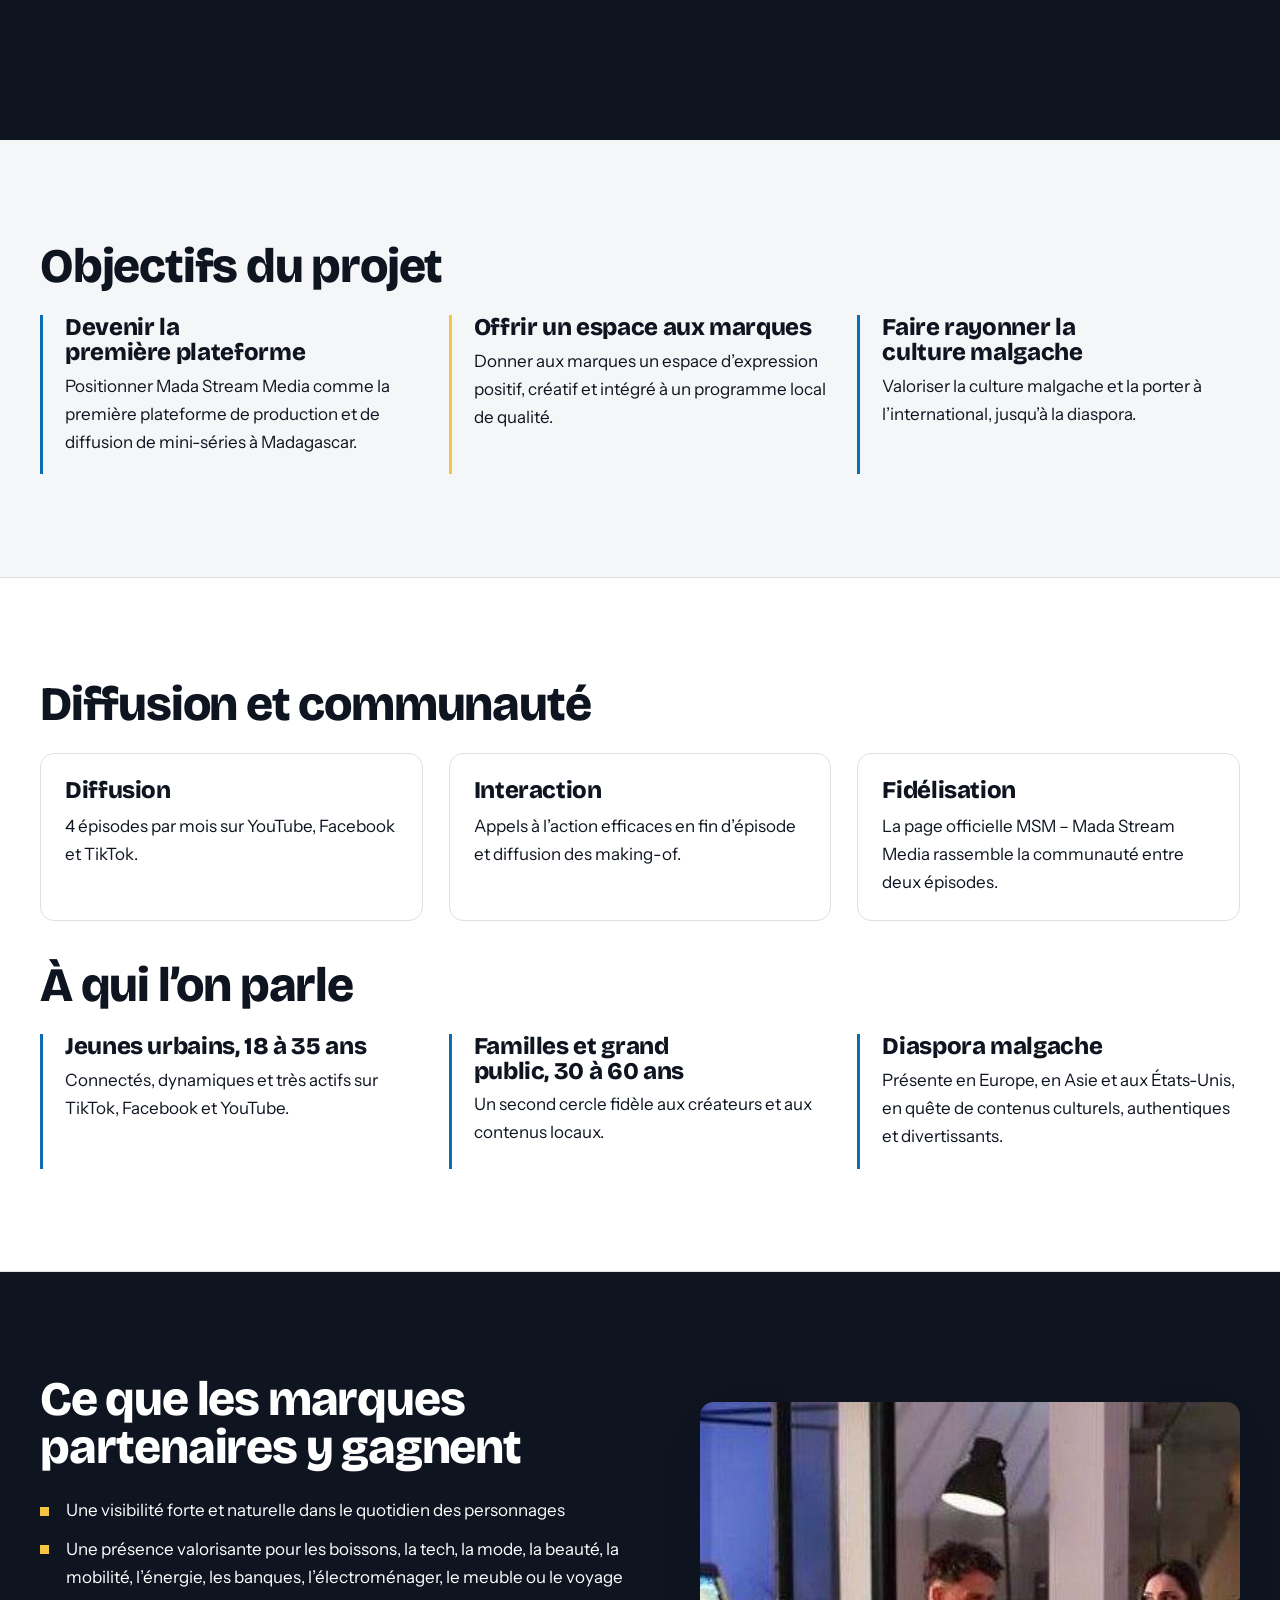
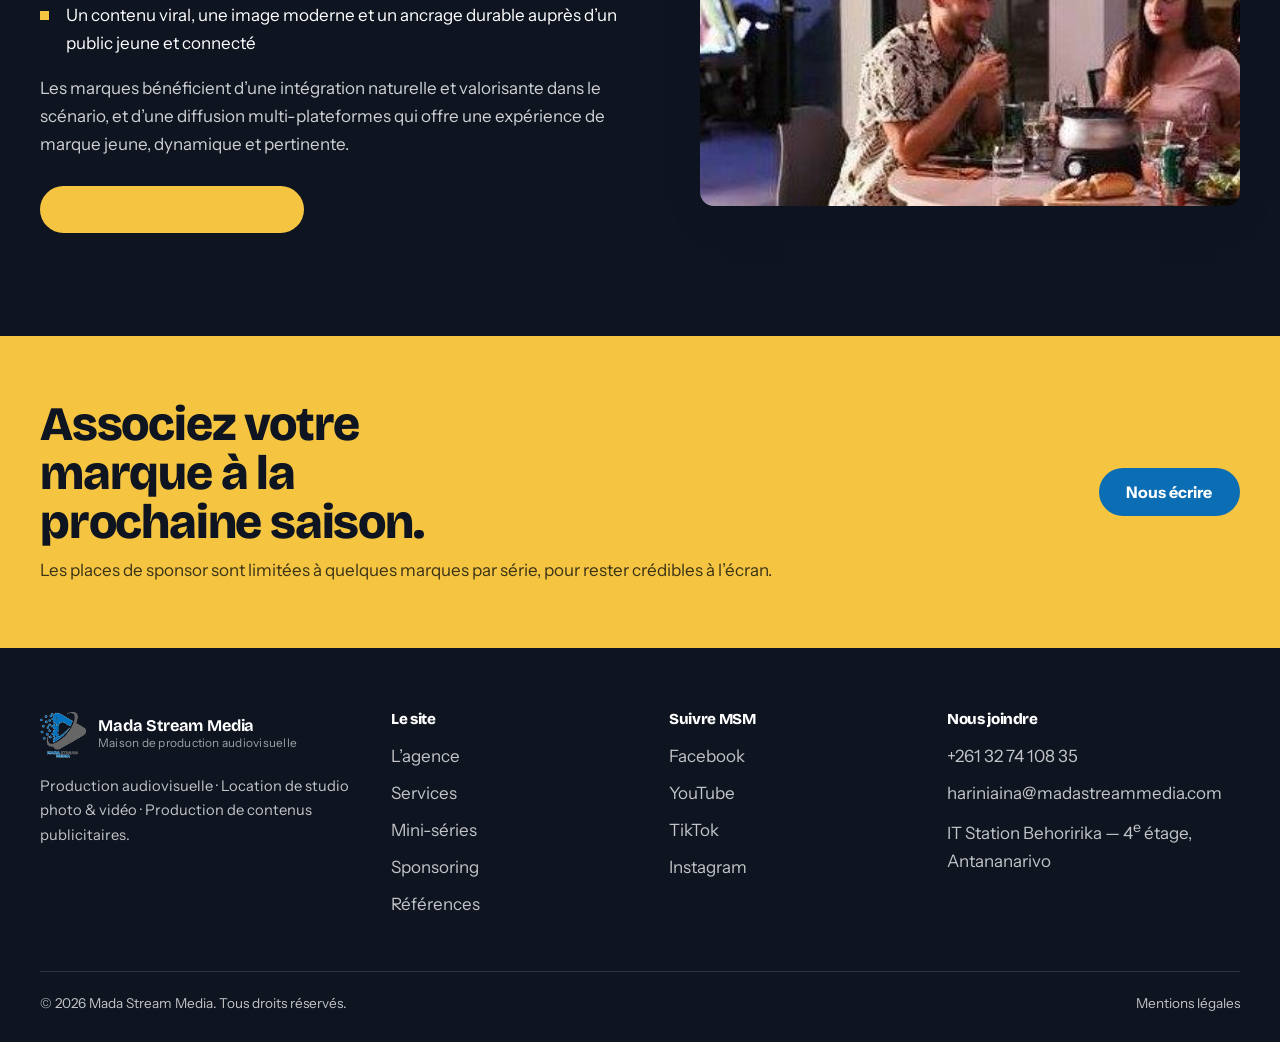
<file: mini-series.html>
<!DOCTYPE html>
<html lang="fr">
<head>
<meta charset="utf-8">
<meta name="viewport" content="width=device-width, initial-scale=1">
<title>Mini-séries — le projet MSM | Mada Stream Media</title>
<meta name="description" content="Mini-séries digitales malgaches produites par MSM : concept, format, objectifs, diffusion sur Facebook, YouTube et TikTok, et public cible.">
<link rel="icon" href="[data-uri]">
<link rel="preconnect" href="https://fonts.googleapis.com">
<link rel="preconnect" href="https://fonts.gstatic.com" crossorigin>
<link href="https://fonts.googleapis.com/css2?family=Bricolage+Grotesque:opsz,wght@12..96,700;12..96,800&family=Instrument+Sans:wght@400;500;600;700&family=Caveat:wght@600&display=swap" rel="stylesheet">
<style>
/* ==========================================================================
   MADA STREAM MEDIA — feuille de style principale
   Palette : encre de plateau, bleu MSM, jaune MSM
   Motif de marque : la dissolution en pixels du logo
   ========================================================================== */

:root{
  --ink:        #0E1420;   /* fond sombre "plateau de tournage" */
  --ink-soft:   #18202F;
  --blue:       #0B6DB3;   /* bleu MSM */
  --blue-light: #2E96E0;
  --yellow:     #F5C542;   /* jaune MSM */
  --paper:      #F5F6F8;   /* fond clair */
  --white:      #FFFFFF;
  --grey:       #5E6672;
  --grey-line:  #DDE1E7;

  --max: 1200px;
  --gut: 24px;
  --radius: 14px;

  --shadow-lift: 0 18px 40px -22px rgba(14,20,32,.55);
}

/* ---------- base ---------- */
*,*::before,*::after{box-sizing:border-box}
html{scroll-behavior:smooth}
@media (prefers-reduced-motion: reduce){
  html{scroll-behavior:auto}
  *{animation:none !important;transition:none !important}
}
body{
  margin:0;
  background:var(--paper);
  color:var(--ink);
  font-family:"Instrument Sans","Segoe UI",system-ui,sans-serif;
  font-size:17px;
  line-height:1.65;
  -webkit-font-smoothing:antialiased;
}
img{max-width:100%;display:block}
a{color:var(--blue);text-decoration:none}
a:hover{text-decoration:underline}
:focus-visible{outline:3px solid var(--yellow);outline-offset:3px;border-radius:4px}

h1,h2,h3,h4{
  font-family:"Bricolage Grotesque","Instrument Sans",sans-serif;
  font-weight:800;
  line-height:1.02;
  letter-spacing:-.025em;
  margin:0 0 .5em;
  text-wrap:balance;
}
h1{font-size:clamp(2.4rem,6.2vw,4.6rem)}
h2{font-size:clamp(1.9rem,4vw,3rem)}
h3{font-size:clamp(1.2rem,2vw,1.5rem);letter-spacing:-.015em}
p{margin:0 0 1.1em;max-width:70ch}

.script{
  font-family:"Caveat",cursive;
  font-weight:600;
  font-size:clamp(1.4rem,3vw,2.1rem);
  line-height:1.2;
  letter-spacing:0;
  color:var(--blue);
}

.wrap{width:min(100% - calc(var(--gut) * 2),var(--max));margin-inline:auto}
.section{padding:clamp(56px,8vw,110px) 0}
.section--tight{padding:clamp(40px,5vw,64px) 0}
.lead{font-size:clamp(1.05rem,1.6vw,1.25rem);color:var(--grey)}
.center{text-align:center;margin-inline:auto}
.center p{margin-inline:auto}

/* ---------- motif pixels ---------- */
.pixels{
  height:26px;
  background-image:
    linear-gradient(90deg,var(--blue) 25%,transparent 25%),
    linear-gradient(90deg,var(--blue) 25%,transparent 25%);
  background-size:14px 6px,22px 6px;
  background-position:0 6px,8px 16px;
  background-repeat:repeat-x;
  opacity:.28;
}
.pixels--yellow{background-image:
    linear-gradient(90deg,var(--yellow) 25%,transparent 25%),
    linear-gradient(90deg,var(--yellow) 25%,transparent 25%);opacity:.8}

/* ---------- boutons ---------- */
.btn{
  display:inline-flex;align-items:center;gap:.6em;
  padding:.85em 1.6em;border-radius:999px;border:2px solid transparent;
  font-weight:700;font-size:1rem;line-height:1;cursor:pointer;
  text-decoration:none;transition:transform .15s ease,background .15s ease,color .15s ease;
}
.btn:hover{text-decoration:none;transform:translateY(-2px)}
.btn--primary{background:var(--blue);color:var(--white)}
.btn--primary:hover{background:#08578e;color:#fff}
.btn--yellow{background:var(--yellow);color:var(--ink)}
.btn--yellow:hover{background:#ffd75e}
.btn--ghost{border-color:currentColor;color:var(--ink);background:transparent}
.btn--ghost-light{border-color:rgba(255,255,255,.55);color:#fff;background:transparent}
.btn--ghost-light:hover{background:rgba(255,255,255,.1);color:#fff}
.btn-row{display:flex;flex-wrap:wrap;gap:14px;margin-top:28px}

/* ---------- en-tête ---------- */
.site-header{
  position:sticky;top:0;z-index:60;
  background:rgba(255,255,255,.94);
  backdrop-filter:saturate(140%) blur(10px);
  border-bottom:1px solid var(--grey-line);
}
.header-inner{display:flex;align-items:center;justify-content:space-between;gap:20px;padding:12px 0}
.brand{display:flex;align-items:center;gap:12px;text-decoration:none;color:var(--ink)}
.brand img{width:46px;height:auto}
.brand b{font-family:"Bricolage Grotesque",sans-serif;font-size:1.02rem;letter-spacing:-.01em;line-height:1.05;display:block}
.brand span{font-size:.74rem;color:var(--grey);letter-spacing:.02em}
.nav{display:flex;align-items:center;gap:26px}
.nav a{color:var(--ink);font-weight:600;font-size:.95rem;text-decoration:none;padding:6px 0;border-bottom:2px solid transparent}
.nav a:hover{border-color:var(--yellow)}
.nav a[aria-current="page"]{border-color:var(--blue)}
.nav .btn{font-size:.9rem;padding:.7em 1.25em}
.nav-toggle{display:none;background:none;border:0;padding:8px;cursor:pointer}
.nav-toggle span{display:block;width:26px;height:2px;background:var(--ink);margin:6px 0}

@media (max-width:900px){
  .nav-toggle{display:block}
  .nav{
    position:absolute;left:0;right:0;top:100%;
    flex-direction:column;align-items:stretch;gap:0;
    background:var(--white);border-bottom:1px solid var(--grey-line);
    padding:8px 24px 22px;display:none;
  }
  .nav.is-open{display:flex}
  .nav a{padding:13px 0;border-bottom:1px solid var(--grey-line)}
  .nav .btn{margin-top:16px;justify-content:center;border-bottom:0}
}

/* ---------- hero ---------- */
.hero{position:relative;background:var(--ink);color:#fff;overflow:hidden}
.hero::after{
  content:"";position:absolute;inset:0;
  background:linear-gradient(105deg,var(--ink) 34%,rgba(14,20,32,.86) 55%,rgba(14,20,32,.35) 100%);
}
.hero-media{position:absolute;inset:0}
.hero-media img{width:100%;height:100%;object-fit:cover;object-position:60% 45%;opacity:.85}
.hero-inner{position:relative;z-index:2;padding:clamp(70px,11vw,140px) 0 clamp(56px,8vw,96px)}
.hero h1{color:#fff;max-width:16ch}
.hero .script{color:var(--yellow)}
.hero p{color:rgba(255,255,255,.82);max-width:48ch;font-size:1.1rem}
.hero-tag{display:inline-flex;align-items:center;gap:10px;font-size:.85rem;font-weight:700;
  color:var(--yellow);margin-bottom:22px}
.hero-tag::before{content:"";width:34px;height:2px;background:var(--yellow)}

/* ---------- bandeau chiffres ---------- */
.stats{background:var(--blue);color:#fff}
.stats-grid{display:grid;grid-template-columns:repeat(4,1fr);gap:2px;background:rgba(255,255,255,.22)}
.stats-grid div{background:var(--blue);padding:28px 22px}
.stats b{display:block;font-family:"Bricolage Grotesque",sans-serif;font-size:clamp(1.8rem,3.4vw,2.7rem);line-height:1}
.stats small{display:block;color:rgba(255,255,255,.85);font-size:.9rem;margin-top:6px}
.stats-note{font-size:.8rem;color:rgba(255,255,255,.7);padding:14px 22px 22px;margin:0}
@media (max-width:780px){.stats-grid{grid-template-columns:repeat(2,1fr)}}

/* ---------- grilles ---------- */
.grid{display:grid;gap:26px}
.grid-2{grid-template-columns:repeat(2,1fr)}
.grid-3{grid-template-columns:repeat(3,1fr)}
.grid-4{grid-template-columns:repeat(4,1fr)}
@media (max-width:940px){.grid-3,.grid-4{grid-template-columns:repeat(2,1fr)}}
@media (max-width:680px){.grid-2,.grid-3,.grid-4{grid-template-columns:1fr}}

.split{display:grid;grid-template-columns:1.05fr .95fr;gap:clamp(30px,5vw,70px);align-items:center}
.split--reverse .split-media{order:2}
@media (max-width:900px){.split{grid-template-columns:1fr}.split--reverse .split-media{order:0}}

/* ---------- cartes ---------- */
.card{background:var(--white);border:1px solid var(--grey-line);border-radius:var(--radius);overflow:hidden}
.card-body{padding:24px}
.card figure{margin:0;aspect-ratio:16/9;background:var(--ink-soft)}
.card figure img{width:100%;height:100%;object-fit:cover}
.card h3{margin-bottom:.4em}
.card p:last-child{margin-bottom:0}

.plain{border-left:3px solid var(--blue);padding-left:22px}
.plain--yellow{border-color:var(--yellow)}
.plain h3{margin-bottom:.3em}

/* liste à puces carrées (rappel du motif pixel) */
.ticks{list-style:none;padding:0;margin:0 0 1em}
.ticks li{position:relative;padding-left:26px;margin-bottom:.6em}
.ticks li::before{content:"";position:absolute;left:0;top:.62em;width:9px;height:9px;background:var(--blue)}
.ticks--yellow li::before{background:var(--yellow)}
.ticks--light li::before{background:var(--yellow)}

/* étapes numérotées (vrai déroulé chronologique) */
.steps{counter-reset:step;list-style:none;padding:0;margin:0;display:grid;gap:2px;background:var(--grey-line)}
.steps li{counter-increment:step;background:var(--white);padding:26px 26px 26px 84px;position:relative}
.steps li::before{
  content:counter(step);position:absolute;left:26px;top:24px;
  font-family:"Bricolage Grotesque",sans-serif;font-size:1.9rem;font-weight:800;color:var(--blue);line-height:1;
}
.steps h3{margin-bottom:.25em}
.steps p{margin:0;color:var(--grey)}

/* ---------- sections sombres ---------- */
.dark{background:var(--ink);color:#fff}
.dark h2,.dark h3{color:#fff}
.dark p{color:rgba(255,255,255,.8)}
.dark .lead{color:rgba(255,255,255,.82)}
.dark .card{background:var(--ink-soft);border-color:rgba(255,255,255,.12)}
.dark .plain{border-color:var(--yellow)}
.dark a{color:var(--yellow)}

/* ---------- tableaux tarifs ---------- */
.table-scroll{overflow-x:auto;-webkit-overflow-scrolling:touch}
table.rates{width:100%;border-collapse:collapse;background:var(--white);min-width:620px;font-size:.97rem}
table.rates th,table.rates td{border:1px solid var(--grey-line);padding:14px 16px;text-align:left;vertical-align:middle}
table.rates thead th{background:var(--ink);color:#fff;font-family:"Bricolage Grotesque",sans-serif;font-weight:700}
table.rates tbody th{background:var(--paper);font-weight:700;width:170px}
table.rates td.price{font-weight:700;white-space:nowrap}
table.rates tbody tr:hover td{background:#F9FBFD}

/* ---------- packs ---------- */
.packs{display:grid;grid-template-columns:repeat(3,1fr);gap:24px;align-items:start}
@media (max-width:940px){.packs{grid-template-columns:1fr}}
.pack{background:var(--white);border:1px solid var(--grey-line);border-radius:var(--radius);overflow:hidden;display:flex;flex-direction:column}
.pack-head{padding:26px 26px 20px;border-bottom:1px solid var(--grey-line)}
.pack-head h3{font-size:1.5rem;margin-bottom:.15em}
.pack-price{font-family:"Bricolage Grotesque",sans-serif;font-size:2rem;font-weight:800;line-height:1.1}
.pack-price small{display:block;font-family:"Instrument Sans",sans-serif;font-size:.85rem;font-weight:500;color:var(--grey)}
.pack-body{padding:24px 26px;flex:1}
.pack-body .ticks li{font-size:.97rem}
.pack .btn{margin:0 26px 26px}
.pack--bronze .pack-head{background:#FBEFD2}
.pack--silver .pack-head{background:#E6E8EB}
.pack--gold .pack-head{background:var(--yellow)}
.pack--gold{border-color:var(--yellow);box-shadow:var(--shadow-lift)}
.pack-flag{display:inline-block;font-size:.75rem;font-weight:700;background:var(--ink);color:#fff;padding:4px 10px;border-radius:999px;margin-bottom:10px}

/* ---------- équipe ---------- */
.person{text-align:center}
.person img{width:190px;height:190px;border-radius:50%;object-fit:cover;margin:0 auto 18px;border:4px solid var(--white);box-shadow:var(--shadow-lift)}
.person h3{margin-bottom:.15em}
.person .role{color:var(--blue);font-weight:700;font-size:.95rem;margin-bottom:.6em}
.dark .person .role{color:var(--yellow)}

/* ---------- partenaires ---------- */
.logos{display:grid;grid-template-columns:repeat(4,1fr);gap:18px}
@media (max-width:820px){.logos{grid-template-columns:repeat(2,1fr)}}
.logos figure{margin:0;background:var(--white);border:1px solid var(--grey-line);border-radius:10px;
  aspect-ratio:3/2;display:grid;place-items:center;padding:14px;overflow:hidden}
.logos img{max-height:100%;width:auto;object-fit:contain}

/* ---------- page d'en-tête interne ---------- */
.page-head{background:var(--ink);color:#fff;padding:clamp(54px,7vw,92px) 0 clamp(44px,6vw,72px);position:relative;overflow:hidden}
.page-head h1{color:#fff;max-width:18ch}
.page-head p{color:rgba(255,255,255,.8);max-width:60ch;margin-bottom:0}
.breadcrumb{font-size:.85rem;color:rgba(255,255,255,.62);margin-bottom:16px}
.breadcrumb a{color:rgba(255,255,255,.62)}

/* ---------- appel à l'action ---------- */
.cta{background:var(--yellow)}
.cta .wrap{display:flex;flex-wrap:wrap;gap:30px;align-items:center;justify-content:space-between}
.cta h2{max-width:16ch;margin-bottom:.2em}
.cta p{margin:0;color:#3A3316}

/* ---------- formulaire ---------- */
.form{display:grid;gap:18px}
.field label{display:block;font-weight:700;font-size:.92rem;margin-bottom:6px}
.field input,.field select,.field textarea{
  width:100%;padding:13px 14px;border:1px solid var(--grey-line);border-radius:10px;
  font:inherit;font-size:1rem;background:var(--white);color:var(--ink);
}
.field textarea{min-height:150px;resize:vertical}
.field-row{display:grid;grid-template-columns:1fr 1fr;gap:18px}
@media (max-width:640px){.field-row{grid-template-columns:1fr}}
.form-note{font-size:.85rem;color:var(--grey)}

/* ---------- contact ---------- */
.contact-list{list-style:none;padding:0;margin:0}
.contact-list li{padding:18px 0;border-bottom:1px solid rgba(255,255,255,.15)}
.contact-list b{display:block;font-size:.82rem;color:var(--yellow);margin-bottom:4px}
.contact-list a{color:#fff;font-size:1.1rem;font-weight:600}

/* ---------- pied de page ---------- */
.site-footer{background:var(--ink);color:rgba(255,255,255,.75);padding:64px 0 28px}
.footer-grid{display:grid;grid-template-columns:1.3fr 1fr 1fr 1.2fr;gap:34px}
@media (max-width:900px){.footer-grid{grid-template-columns:1fr 1fr}}
@media (max-width:560px){.footer-grid{grid-template-columns:1fr}}
.site-footer h4{font-size:.95rem;color:#fff;margin-bottom:14px}
.site-footer ul{list-style:none;padding:0;margin:0}
.site-footer li{margin-bottom:9px}
.site-footer a{color:rgba(255,255,255,.75)}
.site-footer a:hover{color:var(--yellow)}
.site-footer .brand b,.site-footer .brand span{color:#fff}
.site-footer .brand span{color:rgba(255,255,255,.6)}
.footer-bottom{margin-top:44px;padding-top:20px;border-top:1px solid rgba(255,255,255,.14);
  display:flex;flex-wrap:wrap;gap:12px;justify-content:space-between;font-size:.85rem}

/* ---------- utilitaires ---------- */
.mb0{margin-bottom:0}
.mt24{margin-top:24px}
.mt40{margin-top:40px}
.frame{border-radius:var(--radius);overflow:hidden;box-shadow:var(--shadow-lift)}
.frame img{width:100%;aspect-ratio:4/3;object-fit:cover}
.frame--wide img{aspect-ratio:16/9}
.skip{position:absolute;left:-9999px}
.skip:focus{left:16px;top:10px;position:fixed;z-index:99;background:#fff;padding:10px 16px;border-radius:8px}

/* ---------- ajustements ---------- */
/* motif pixel (rappel du logo) dans les en-têtes de page */
.page-head::after{
  content:"";position:absolute;right:-30px;top:-50px;width:360px;height:300px;
  background-image:radial-gradient(var(--blue) 40%,transparent 41%);
  background-size:20px 20px;
  -webkit-mask-image:radial-gradient(ellipse at 100% 0%,#000 18%,transparent 70%);
  mask-image:radial-gradient(ellipse at 100% 0%,#000 18%,transparent 70%);
  opacity:.55;pointer-events:none;
}
.hero::before{
  content:"";position:absolute;right:0;bottom:0;width:260px;height:180px;z-index:3;
  background-image:radial-gradient(var(--yellow) 40%,transparent 41%);
  background-size:22px 22px;
  -webkit-mask-image:linear-gradient(300deg,#000 5%,transparent 60%);
  mask-image:linear-gradient(300deg,#000 5%,transparent 60%);
  opacity:.5;pointer-events:none;
}
@media (max-width:760px){.page-head::after,.hero::before{display:none}}

/* colonnes alignées en haut quand la page contient un formulaire */
.split:has(form){align-items:start}

/* liens du fil d'Ariane */
.breadcrumb a:hover{color:var(--yellow)}

@media (max-width:420px){
  .brand span span{display:none}
  .brand img{width:40px}
}

</style>
</head>
<body>
<a class="skip" href="#contenu">Aller au contenu</a>

<header class="site-header">
  <div class="wrap header-inner">
    <a class="brand" href="index.html">
      <img src="[data-uri]" alt="">
      <span><b>Mada Stream Media</b><span>Production audiovisuelle &middot; Antananarivo</span></span>
    </a>
    <button class="nav-toggle" aria-expanded="false" aria-controls="nav" aria-label="Ouvrir le menu">
      <span></span><span></span><span></span>
    </button>
    <nav class="nav" id="nav">
      <a href="index.html">Accueil</a>
      <a href="agence.html">L’agence</a>
      <a href="services.html">Services</a>
      <a href="mini-series.html" aria-current="page">Mini-séries</a>
      <a href="sponsoring.html">Sponsoring</a>
      <a href="references.html">Références</a>
      <a class="btn btn--primary" href="contact.html">Demander un devis</a>
    </nav>
  </div>
</header>

<main id="contenu">
  <section class="page-head">
    <div class="wrap">
      <p class="breadcrumb"><a href="index.html">Accueil</a> &rsaquo; Mini-séries</p>
      <h1>Des mini-séries inspirées de la vie quotidienne malgache</h1>
      <p>Épisodes de 2 à 5 minutes, en malgache, diffusés sur Facebook, YouTube et TikTok — et bientôt sur une application payante.</p>
    </div>
  </section>

  <section class="section">
    <div class="wrap split">
      <div>
        <h2>Le projet</h2>
        <p>Mada Stream Media lance la production de plusieurs mini-séries digitales inspirées de la vie quotidienne, diffusées sur Facebook, YouTube et TikTok — et bientôt sur une application payante.</p>
        <p>Ces mini-séries mettent en scène plusieurs acteurs et racontent leur quotidien à travers des épisodes courts, dynamiques et modernes, remplis d’émotions. Chaque mini-série est basée sur un personnage principal et se divise en épisodes racontant des histoires totalement indépendantes.</p>
        <p>La série met en avant de jeunes influenceurs d’Antananarivo comme Valisoa Regardelemonde et Christian Ratovonony, et bien d’autres : le reflet d’une génération pleine d’énergie, entre tradition et modernité.</p>
      </div>
      <div class="split-media frame frame--wide"><img src="assets/img/tournage.jpg" alt="Tournage d’un épisode de mini-série"></div>
    </div>
  </section>

  <section class="section dark">
    <div class="wrap">
      <div class="grid grid-2">
        <div>
          <h2>Concept et originalité</h2>
          <p>La série met en avant la vie quotidienne des personnages, entre ambitions, relations, défis personnels et rêves. Les sujets abordés sont à la fois authentiques, divertissants et inspirants, avec une approche réaliste : inflation, délestage, réseaux sociaux, relations amoureuses…</p>
          <ul class="ticks ticks--light">
            <li>Sujet moderne et sans réelle concurrence locale</li>
            <li>Format court, adapté à la consommation mobile</li>
            <li>Style en vogue à l’international et bientôt à Madagascar</li>
          </ul>
        </div>
        <div>
          <h2>Format et durée</h2>
          <ul class="ticks ticks--light">
            <li><strong>Type&nbsp;:</strong> mini-série, fiction courte</li>
            <li><strong>Durée&nbsp;:</strong> 2 à 5 minutes par épisode</li>
            <li><strong>Langue&nbsp;:</strong> malgache, avec sous-titres si besoin</li>
            <li><strong>Rythme&nbsp;:</strong> 4 épisodes par mois</li>
            <li><strong>Diffusion&nbsp;:</strong> YouTube, Facebook, TikTok, puis application payante</li>
          </ul>
          <p class="script" style="color:var(--yellow)">Des histoires courtes, un quotidien qu’on reconnaît</p>
        </div>
      </div>
    </div>
  </section>

  <section class="section">
    <div class="wrap">
      <h2>Objectifs du projet</h2>
      <div class="grid grid-3 mt24">
        <div class="plain"><h3>Devenir la première plateforme</h3><p>Positionner Mada Stream Media comme la première plateforme de production et de diffusion de mini-séries à Madagascar.</p></div>
        <div class="plain plain--yellow"><h3>Offrir un espace aux marques</h3><p>Donner aux marques un espace d’expression positif, créatif et intégré à un programme local de qualité.</p></div>
        <div class="plain"><h3>Faire rayonner la culture malgache</h3><p>Valoriser la culture malgache et la porter à l’international, jusqu’à la diaspora.</p></div>
      </div>
    </div>
  </section>

  <section class="section" style="background:var(--white);border-top:1px solid var(--grey-line);border-bottom:1px solid var(--grey-line)">
    <div class="wrap">
      <h2>Diffusion et communauté</h2>
      <div class="grid grid-3 mt24">
        <div class="card"><div class="card-body"><h3>Diffusion</h3><p>4 épisodes par mois sur YouTube, Facebook et TikTok.</p></div></div>
        <div class="card"><div class="card-body"><h3>Interaction</h3><p>Appels à l’action efficaces en fin d’épisode et diffusion des making-of.</p></div></div>
        <div class="card"><div class="card-body"><h3>Fidélisation</h3><p>La page officielle MSM &ndash; Mada Stream Media rassemble la communauté entre deux épisodes.</p></div></div>
      </div>

      <h2 class="mt40">À qui l’on parle</h2>
      <div class="grid grid-3 mt24">
        <div class="plain"><h3>Jeunes urbains, 18 à 35 ans</h3><p>Connectés, dynamiques et très actifs sur TikTok, Facebook et YouTube.</p></div>
        <div class="plain"><h3>Familles et grand public, 30 à 60 ans</h3><p>Un second cercle fidèle aux créateurs et aux contenus locaux.</p></div>
        <div class="plain"><h3>Diaspora malgache</h3><p>Présente en Europe, en Asie et aux États-Unis, en quête de contenus culturels, authentiques et divertissants.</p></div>
      </div>
    </div>
  </section>

  <section class="section dark">
    <div class="wrap split">
      <div>
        <h2>Ce que les marques partenaires y gagnent</h2>
        <ul class="ticks ticks--light">
          <li>Une visibilité forte et naturelle dans le quotidien des personnages</li>
          <li>Une présence valorisante pour les boissons, la tech, la mode, la beauté, la mobilité, l’énergie, les banques, l’électroménager, le meuble ou le voyage</li>
          <li>Un contenu viral, une image moderne et un ancrage durable auprès d’un public jeune et connecté</li>
        </ul>
        <p>Les marques bénéficient d’une intégration naturelle et valorisante dans le scénario, et d’une diffusion multi-plateformes qui offre une expérience de marque jeune, dynamique et pertinente.</p>
        <div class="btn-row"><a class="btn btn--yellow" href="sponsoring.html">Voir les tarifs de sponsoring</a></div>
      </div>
      <div class="split-media frame"><img src="assets/img/studio2.jpg" alt="Scène de fiction avec placement de produit à table"></div>
    </div>
  </section>
  <section class="section--tight cta">
    <div class="wrap">
      <div>
        <h2>Associez votre marque à la prochaine saison.</h2>
        <p>Les places de sponsor sont limitées à quelques marques par série, pour rester crédibles à l’écran.</p>
      </div>
      <a class="btn btn--primary" href="contact.html">Nous écrire</a>
    </div>
  </section>
</main>

<footer class="site-footer">
  <div class="wrap">
    <div class="footer-grid">
      <div>
        <a class="brand" href="index.html">
          <img src="[data-uri]" alt="">
          <span><b>Mada Stream Media</b><span>Maison de production audiovisuelle</span></span>
        </a>
        <p style="margin-top:16px;font-size:.92rem">Production audiovisuelle &middot; Location de studio photo &amp; vidéo &middot; Production de contenus publicitaires.</p>
      </div>
      <div>
        <h4>Le site</h4>
        <ul>
          <li><a href="agence.html">L’agence</a></li>
          <li><a href="services.html">Services</a></li>
          <li><a href="mini-series.html">Mini-séries</a></li>
          <li><a href="sponsoring.html">Sponsoring</a></li>
          <li><a href="references.html">Références</a></li>
        </ul>
      </div>
      <div>
        <h4>Suivre MSM</h4>
        <ul>
          <li><a href="#">Facebook</a></li>
          <li><a href="#">YouTube</a></li>
          <li><a href="#">TikTok</a></li>
          <li><a href="#">Instagram</a></li>
        </ul>
      </div>
      <div>
        <h4>Nous joindre</h4>
        <ul>
          <li><a href="tel:+261327410835">+261 32 74 108 35</a></li>
          <li><a href="mailto:hariniaina@madastreammedia.com">hariniaina@madastreammedia.com</a></li>
          <li>IT Station Behoririka &mdash; 4<sup>e</sup> étage, Antananarivo</li>
        </ul>
      </div>
    </div>
    <div class="footer-bottom">
      <span>&copy; <span id="year">2026</span> Mada Stream Media. Tous droits réservés.</span>
      <span><a href="mentions-legales.html">Mentions légales</a></span>
    </div>
  </div>
</footer>

<script src="assets/js/main.js"></script>
</body>
</html>
</file>
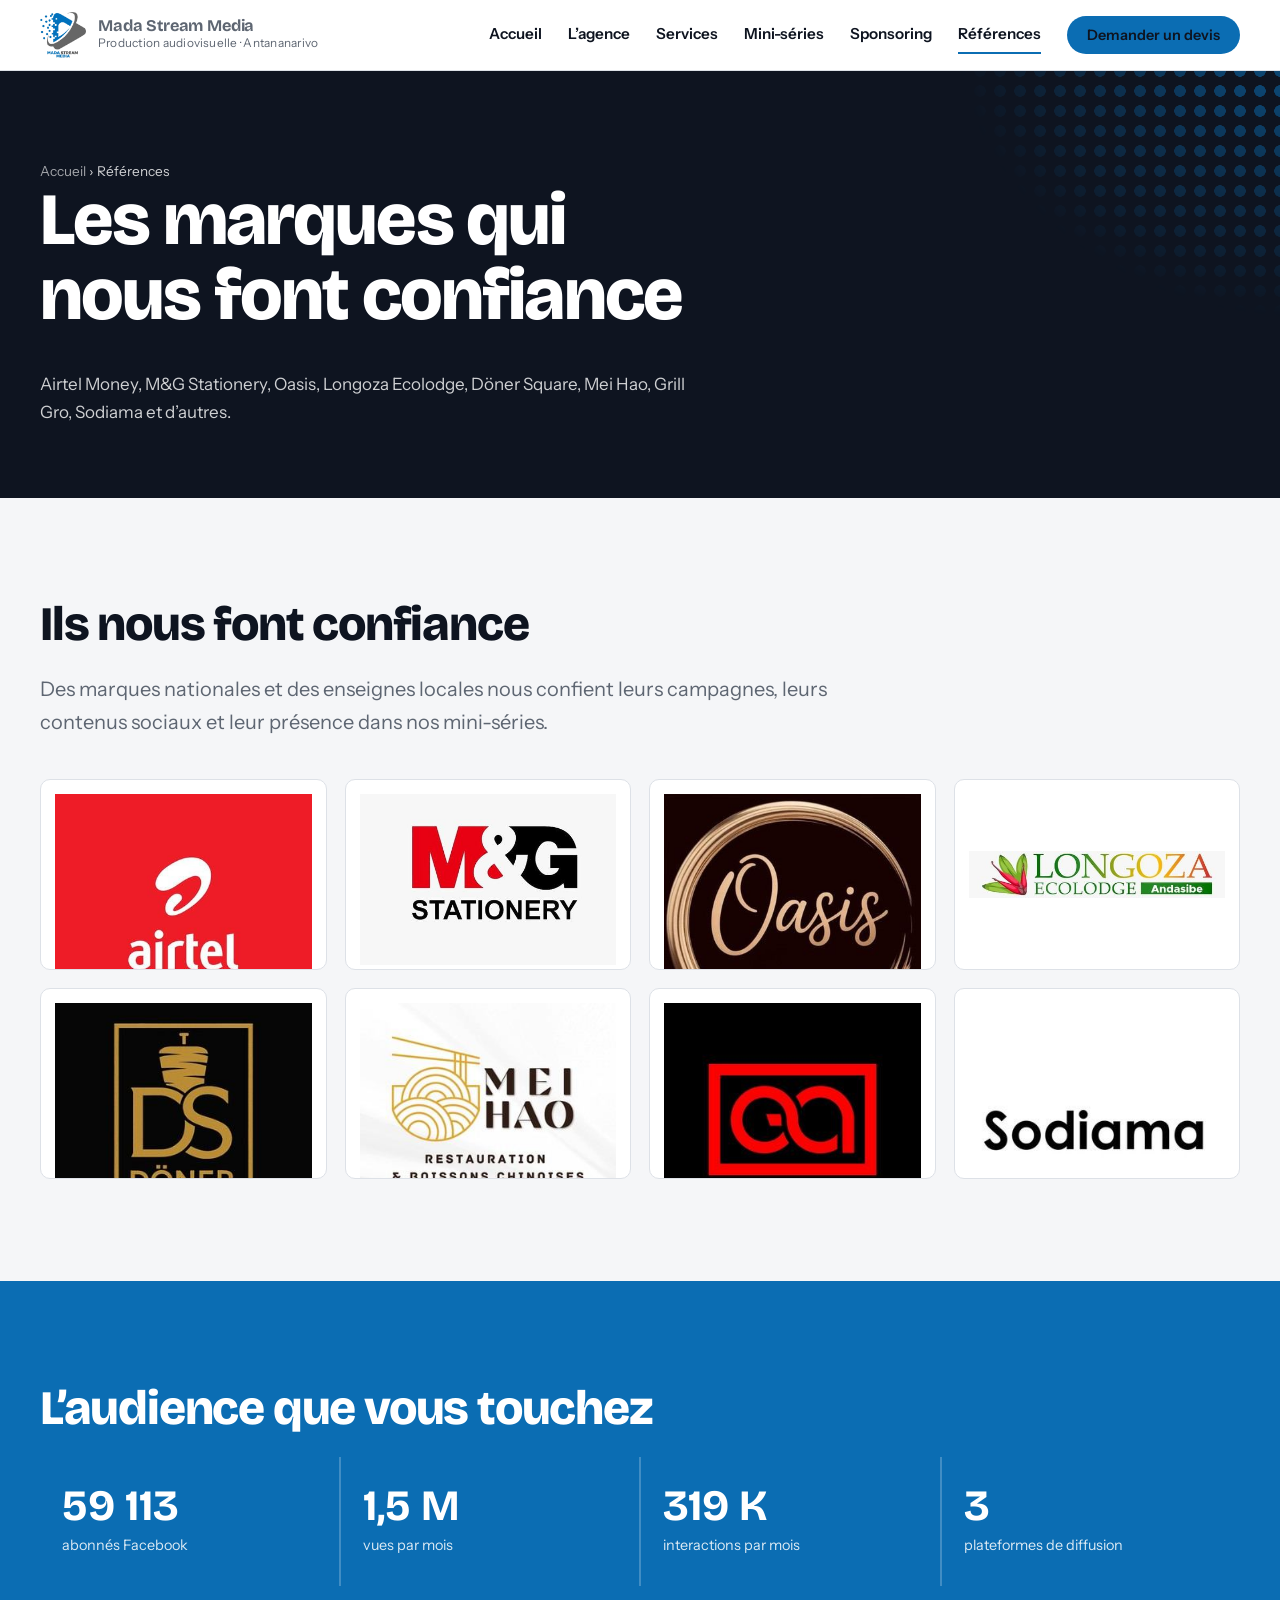
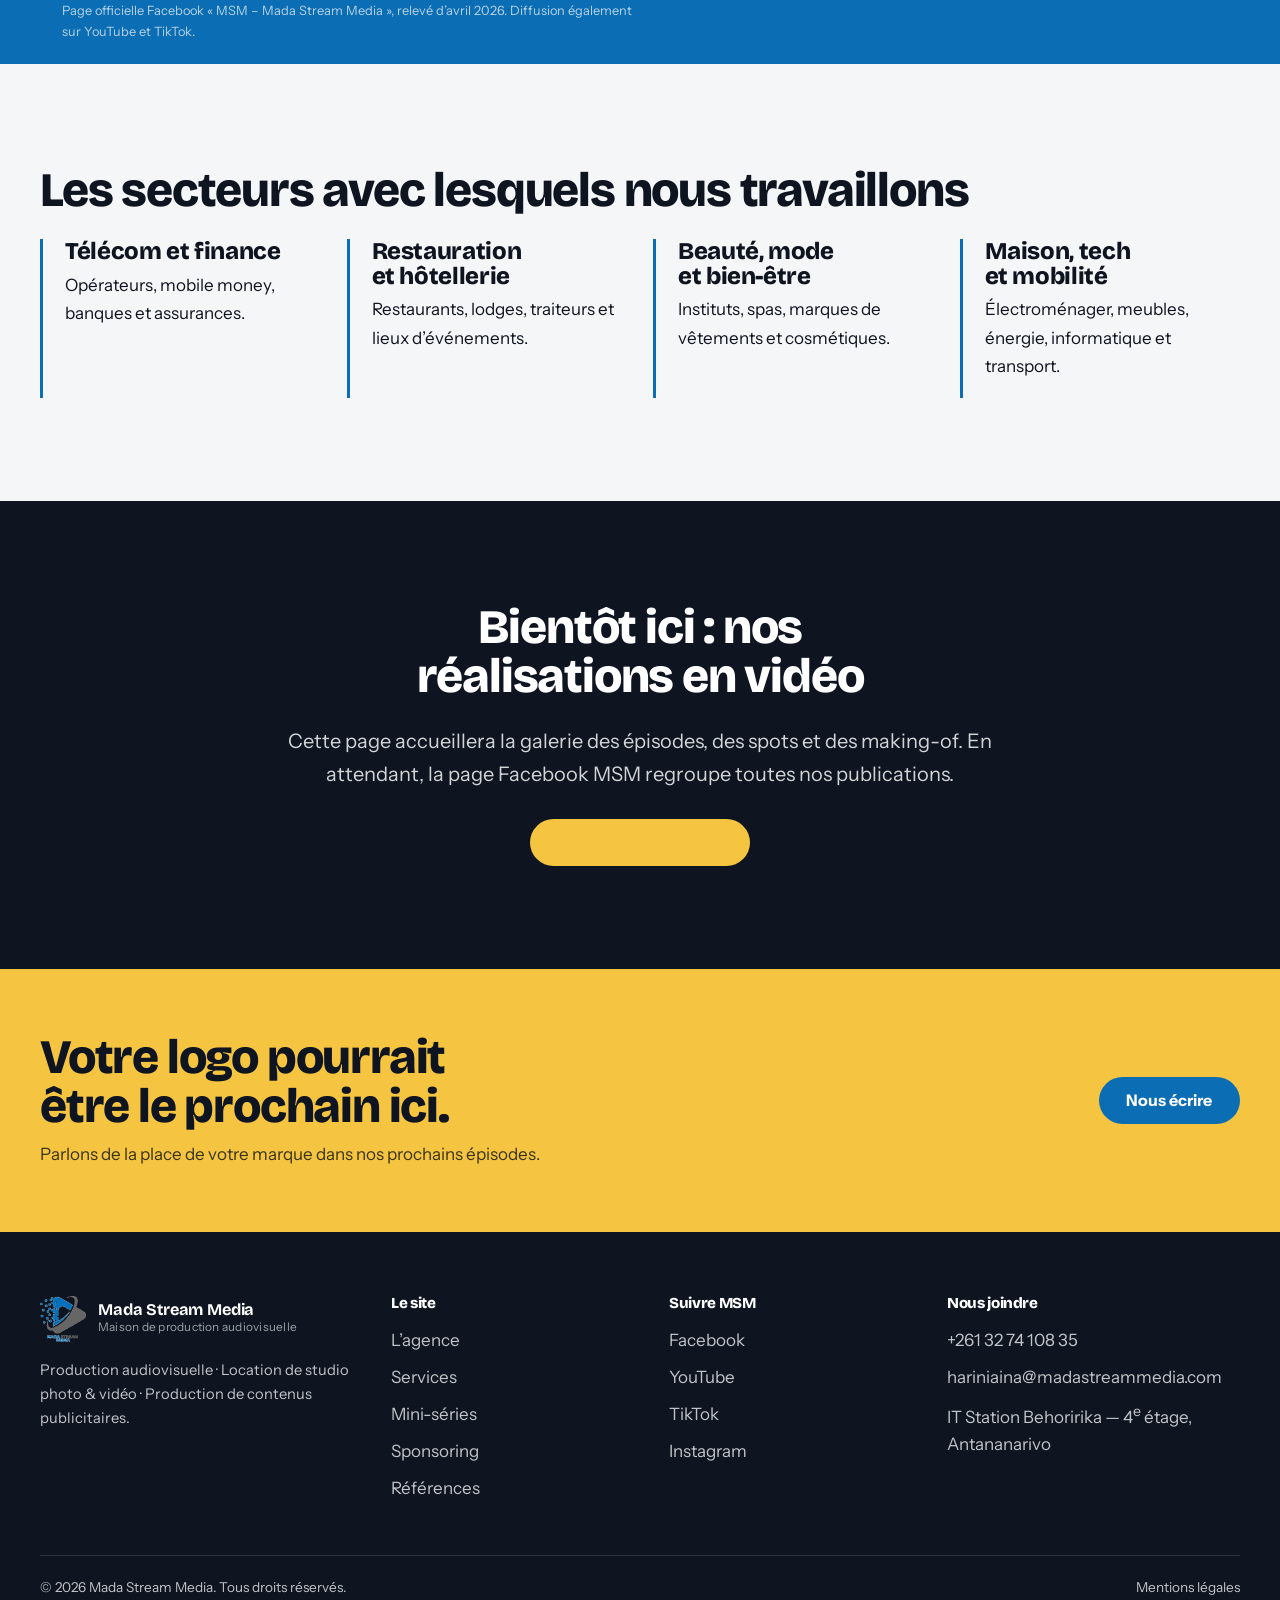
<file: references.html>
<!DOCTYPE html>
<html lang="fr">
<head>
<meta charset="utf-8">
<meta name="viewport" content="width=device-width, initial-scale=1">
<title>Références et partenaires | Mada Stream Media</title>
<meta name="description" content="Les marques qui font confiance à MSM – Mada Stream Media et l’audience de nos contenus à Madagascar.">
<link rel="icon" href="[data-uri]">
<link rel="preconnect" href="https://fonts.googleapis.com">
<link rel="preconnect" href="https://fonts.gstatic.com" crossorigin>
<link href="https://fonts.googleapis.com/css2?family=Bricolage+Grotesque:opsz,wght@12..96,700;12..96,800&family=Instrument+Sans:wght@400;500;600;700&family=Caveat:wght@600&display=swap" rel="stylesheet">
<style>
/* ==========================================================================
   MADA STREAM MEDIA — feuille de style principale
   Palette : encre de plateau, bleu MSM, jaune MSM
   Motif de marque : la dissolution en pixels du logo
   ========================================================================== */

:root{
  --ink:        #0E1420;   /* fond sombre "plateau de tournage" */
  --ink-soft:   #18202F;
  --blue:       #0B6DB3;   /* bleu MSM */
  --blue-light: #2E96E0;
  --yellow:     #F5C542;   /* jaune MSM */
  --paper:      #F5F6F8;   /* fond clair */
  --white:      #FFFFFF;
  --grey:       #5E6672;
  --grey-line:  #DDE1E7;

  --max: 1200px;
  --gut: 24px;
  --radius: 14px;

  --shadow-lift: 0 18px 40px -22px rgba(14,20,32,.55);
}

/* ---------- base ---------- */
*,*::before,*::after{box-sizing:border-box}
html{scroll-behavior:smooth}
@media (prefers-reduced-motion: reduce){
  html{scroll-behavior:auto}
  *{animation:none !important;transition:none !important}
}
body{
  margin:0;
  background:var(--paper);
  color:var(--ink);
  font-family:"Instrument Sans","Segoe UI",system-ui,sans-serif;
  font-size:17px;
  line-height:1.65;
  -webkit-font-smoothing:antialiased;
}
img{max-width:100%;display:block}
a{color:var(--blue);text-decoration:none}
a:hover{text-decoration:underline}
:focus-visible{outline:3px solid var(--yellow);outline-offset:3px;border-radius:4px}

h1,h2,h3,h4{
  font-family:"Bricolage Grotesque","Instrument Sans",sans-serif;
  font-weight:800;
  line-height:1.02;
  letter-spacing:-.025em;
  margin:0 0 .5em;
  text-wrap:balance;
}
h1{font-size:clamp(2.4rem,6.2vw,4.6rem)}
h2{font-size:clamp(1.9rem,4vw,3rem)}
h3{font-size:clamp(1.2rem,2vw,1.5rem);letter-spacing:-.015em}
p{margin:0 0 1.1em;max-width:70ch}

.script{
  font-family:"Caveat",cursive;
  font-weight:600;
  font-size:clamp(1.4rem,3vw,2.1rem);
  line-height:1.2;
  letter-spacing:0;
  color:var(--blue);
}

.wrap{width:min(100% - calc(var(--gut) * 2),var(--max));margin-inline:auto}
.section{padding:clamp(56px,8vw,110px) 0}
.section--tight{padding:clamp(40px,5vw,64px) 0}
.lead{font-size:clamp(1.05rem,1.6vw,1.25rem);color:var(--grey)}
.center{text-align:center;margin-inline:auto}
.center p{margin-inline:auto}

/* ---------- motif pixels ---------- */
.pixels{
  height:26px;
  background-image:
    linear-gradient(90deg,var(--blue) 25%,transparent 25%),
    linear-gradient(90deg,var(--blue) 25%,transparent 25%);
  background-size:14px 6px,22px 6px;
  background-position:0 6px,8px 16px;
  background-repeat:repeat-x;
  opacity:.28;
}
.pixels--yellow{background-image:
    linear-gradient(90deg,var(--yellow) 25%,transparent 25%),
    linear-gradient(90deg,var(--yellow) 25%,transparent 25%);opacity:.8}

/* ---------- boutons ---------- */
.btn{
  display:inline-flex;align-items:center;gap:.6em;
  padding:.85em 1.6em;border-radius:999px;border:2px solid transparent;
  font-weight:700;font-size:1rem;line-height:1;cursor:pointer;
  text-decoration:none;transition:transform .15s ease,background .15s ease,color .15s ease;
}
.btn:hover{text-decoration:none;transform:translateY(-2px)}
.btn--primary{background:var(--blue);color:var(--white)}
.btn--primary:hover{background:#08578e;color:#fff}
.btn--yellow{background:var(--yellow);color:var(--ink)}
.btn--yellow:hover{background:#ffd75e}
.btn--ghost{border-color:currentColor;color:var(--ink);background:transparent}
.btn--ghost-light{border-color:rgba(255,255,255,.55);color:#fff;background:transparent}
.btn--ghost-light:hover{background:rgba(255,255,255,.1);color:#fff}
.btn-row{display:flex;flex-wrap:wrap;gap:14px;margin-top:28px}

/* ---------- en-tête ---------- */
.site-header{
  position:sticky;top:0;z-index:60;
  background:rgba(255,255,255,.94);
  backdrop-filter:saturate(140%) blur(10px);
  border-bottom:1px solid var(--grey-line);
}
.header-inner{display:flex;align-items:center;justify-content:space-between;gap:20px;padding:12px 0}
.brand{display:flex;align-items:center;gap:12px;text-decoration:none;color:var(--ink)}
.brand img{width:46px;height:auto}
.brand b{font-family:"Bricolage Grotesque",sans-serif;font-size:1.02rem;letter-spacing:-.01em;line-height:1.05;display:block}
.brand span{font-size:.74rem;color:var(--grey);letter-spacing:.02em}
.nav{display:flex;align-items:center;gap:26px}
.nav a{color:var(--ink);font-weight:600;font-size:.95rem;text-decoration:none;padding:6px 0;border-bottom:2px solid transparent}
.nav a:hover{border-color:var(--yellow)}
.nav a[aria-current="page"]{border-color:var(--blue)}
.nav .btn{font-size:.9rem;padding:.7em 1.25em}
.nav-toggle{display:none;background:none;border:0;padding:8px;cursor:pointer}
.nav-toggle span{display:block;width:26px;height:2px;background:var(--ink);margin:6px 0}

@media (max-width:900px){
  .nav-toggle{display:block}
  .nav{
    position:absolute;left:0;right:0;top:100%;
    flex-direction:column;align-items:stretch;gap:0;
    background:var(--white);border-bottom:1px solid var(--grey-line);
    padding:8px 24px 22px;display:none;
  }
  .nav.is-open{display:flex}
  .nav a{padding:13px 0;border-bottom:1px solid var(--grey-line)}
  .nav .btn{margin-top:16px;justify-content:center;border-bottom:0}
}

/* ---------- hero ---------- */
.hero{position:relative;background:var(--ink);color:#fff;overflow:hidden}
.hero::after{
  content:"";position:absolute;inset:0;
  background:linear-gradient(105deg,var(--ink) 34%,rgba(14,20,32,.86) 55%,rgba(14,20,32,.35) 100%);
}
.hero-media{position:absolute;inset:0}
.hero-media img{width:100%;height:100%;object-fit:cover;object-position:60% 45%;opacity:.85}
.hero-inner{position:relative;z-index:2;padding:clamp(70px,11vw,140px) 0 clamp(56px,8vw,96px)}
.hero h1{color:#fff;max-width:16ch}
.hero .script{color:var(--yellow)}
.hero p{color:rgba(255,255,255,.82);max-width:48ch;font-size:1.1rem}
.hero-tag{display:inline-flex;align-items:center;gap:10px;font-size:.85rem;font-weight:700;
  color:var(--yellow);margin-bottom:22px}
.hero-tag::before{content:"";width:34px;height:2px;background:var(--yellow)}

/* ---------- bandeau chiffres ---------- */
.stats{background:var(--blue);color:#fff}
.stats-grid{display:grid;grid-template-columns:repeat(4,1fr);gap:2px;background:rgba(255,255,255,.22)}
.stats-grid div{background:var(--blue);padding:28px 22px}
.stats b{display:block;font-family:"Bricolage Grotesque",sans-serif;font-size:clamp(1.8rem,3.4vw,2.7rem);line-height:1}
.stats small{display:block;color:rgba(255,255,255,.85);font-size:.9rem;margin-top:6px}
.stats-note{font-size:.8rem;color:rgba(255,255,255,.7);padding:14px 22px 22px;margin:0}
@media (max-width:780px){.stats-grid{grid-template-columns:repeat(2,1fr)}}

/* ---------- grilles ---------- */
.grid{display:grid;gap:26px}
.grid-2{grid-template-columns:repeat(2,1fr)}
.grid-3{grid-template-columns:repeat(3,1fr)}
.grid-4{grid-template-columns:repeat(4,1fr)}
@media (max-width:940px){.grid-3,.grid-4{grid-template-columns:repeat(2,1fr)}}
@media (max-width:680px){.grid-2,.grid-3,.grid-4{grid-template-columns:1fr}}

.split{display:grid;grid-template-columns:1.05fr .95fr;gap:clamp(30px,5vw,70px);align-items:center}
.split--reverse .split-media{order:2}
@media (max-width:900px){.split{grid-template-columns:1fr}.split--reverse .split-media{order:0}}

/* ---------- cartes ---------- */
.card{background:var(--white);border:1px solid var(--grey-line);border-radius:var(--radius);overflow:hidden}
.card-body{padding:24px}
.card figure{margin:0;aspect-ratio:16/9;background:var(--ink-soft)}
.card figure img{width:100%;height:100%;object-fit:cover}
.card h3{margin-bottom:.4em}
.card p:last-child{margin-bottom:0}

.plain{border-left:3px solid var(--blue);padding-left:22px}
.plain--yellow{border-color:var(--yellow)}
.plain h3{margin-bottom:.3em}

/* liste à puces carrées (rappel du motif pixel) */
.ticks{list-style:none;padding:0;margin:0 0 1em}
.ticks li{position:relative;padding-left:26px;margin-bottom:.6em}
.ticks li::before{content:"";position:absolute;left:0;top:.62em;width:9px;height:9px;background:var(--blue)}
.ticks--yellow li::before{background:var(--yellow)}
.ticks--light li::before{background:var(--yellow)}

/* étapes numérotées (vrai déroulé chronologique) */
.steps{counter-reset:step;list-style:none;padding:0;margin:0;display:grid;gap:2px;background:var(--grey-line)}
.steps li{counter-increment:step;background:var(--white);padding:26px 26px 26px 84px;position:relative}
.steps li::before{
  content:counter(step);position:absolute;left:26px;top:24px;
  font-family:"Bricolage Grotesque",sans-serif;font-size:1.9rem;font-weight:800;color:var(--blue);line-height:1;
}
.steps h3{margin-bottom:.25em}
.steps p{margin:0;color:var(--grey)}

/* ---------- sections sombres ---------- */
.dark{background:var(--ink);color:#fff}
.dark h2,.dark h3{color:#fff}
.dark p{color:rgba(255,255,255,.8)}
.dark .lead{color:rgba(255,255,255,.82)}
.dark .card{background:var(--ink-soft);border-color:rgba(255,255,255,.12)}
.dark .plain{border-color:var(--yellow)}
.dark a{color:var(--yellow)}

/* ---------- tableaux tarifs ---------- */
.table-scroll{overflow-x:auto;-webkit-overflow-scrolling:touch}
table.rates{width:100%;border-collapse:collapse;background:var(--white);min-width:620px;font-size:.97rem}
table.rates th,table.rates td{border:1px solid var(--grey-line);padding:14px 16px;text-align:left;vertical-align:middle}
table.rates thead th{background:var(--ink);color:#fff;font-family:"Bricolage Grotesque",sans-serif;font-weight:700}
table.rates tbody th{background:var(--paper);font-weight:700;width:170px}
table.rates td.price{font-weight:700;white-space:nowrap}
table.rates tbody tr:hover td{background:#F9FBFD}

/* ---------- packs ---------- */
.packs{display:grid;grid-template-columns:repeat(3,1fr);gap:24px;align-items:start}
@media (max-width:940px){.packs{grid-template-columns:1fr}}
.pack{background:var(--white);border:1px solid var(--grey-line);border-radius:var(--radius);overflow:hidden;display:flex;flex-direction:column}
.pack-head{padding:26px 26px 20px;border-bottom:1px solid var(--grey-line)}
.pack-head h3{font-size:1.5rem;margin-bottom:.15em}
.pack-price{font-family:"Bricolage Grotesque",sans-serif;font-size:2rem;font-weight:800;line-height:1.1}
.pack-price small{display:block;font-family:"Instrument Sans",sans-serif;font-size:.85rem;font-weight:500;color:var(--grey)}
.pack-body{padding:24px 26px;flex:1}
.pack-body .ticks li{font-size:.97rem}
.pack .btn{margin:0 26px 26px}
.pack--bronze .pack-head{background:#FBEFD2}
.pack--silver .pack-head{background:#E6E8EB}
.pack--gold .pack-head{background:var(--yellow)}
.pack--gold{border-color:var(--yellow);box-shadow:var(--shadow-lift)}
.pack-flag{display:inline-block;font-size:.75rem;font-weight:700;background:var(--ink);color:#fff;padding:4px 10px;border-radius:999px;margin-bottom:10px}

/* ---------- équipe ---------- */
.person{text-align:center}
.person img{width:190px;height:190px;border-radius:50%;object-fit:cover;margin:0 auto 18px;border:4px solid var(--white);box-shadow:var(--shadow-lift)}
.person h3{margin-bottom:.15em}
.person .role{color:var(--blue);font-weight:700;font-size:.95rem;margin-bottom:.6em}
.dark .person .role{color:var(--yellow)}

/* ---------- partenaires ---------- */
.logos{display:grid;grid-template-columns:repeat(4,1fr);gap:18px}
@media (max-width:820px){.logos{grid-template-columns:repeat(2,1fr)}}
.logos figure{margin:0;background:var(--white);border:1px solid var(--grey-line);border-radius:10px;
  aspect-ratio:3/2;display:grid;place-items:center;padding:14px;overflow:hidden}
.logos img{max-height:100%;width:auto;object-fit:contain}

/* ---------- page d'en-tête interne ---------- */
.page-head{background:var(--ink);color:#fff;padding:clamp(54px,7vw,92px) 0 clamp(44px,6vw,72px);position:relative;overflow:hidden}
.page-head h1{color:#fff;max-width:18ch}
.page-head p{color:rgba(255,255,255,.8);max-width:60ch;margin-bottom:0}
.breadcrumb{font-size:.85rem;color:rgba(255,255,255,.62);margin-bottom:16px}
.breadcrumb a{color:rgba(255,255,255,.62)}

/* ---------- appel à l'action ---------- */
.cta{background:var(--yellow)}
.cta .wrap{display:flex;flex-wrap:wrap;gap:30px;align-items:center;justify-content:space-between}
.cta h2{max-width:16ch;margin-bottom:.2em}
.cta p{margin:0;color:#3A3316}

/* ---------- formulaire ---------- */
.form{display:grid;gap:18px}
.field label{display:block;font-weight:700;font-size:.92rem;margin-bottom:6px}
.field input,.field select,.field textarea{
  width:100%;padding:13px 14px;border:1px solid var(--grey-line);border-radius:10px;
  font:inherit;font-size:1rem;background:var(--white);color:var(--ink);
}
.field textarea{min-height:150px;resize:vertical}
.field-row{display:grid;grid-template-columns:1fr 1fr;gap:18px}
@media (max-width:640px){.field-row{grid-template-columns:1fr}}
.form-note{font-size:.85rem;color:var(--grey)}

/* ---------- contact ---------- */
.contact-list{list-style:none;padding:0;margin:0}
.contact-list li{padding:18px 0;border-bottom:1px solid rgba(255,255,255,.15)}
.contact-list b{display:block;font-size:.82rem;color:var(--yellow);margin-bottom:4px}
.contact-list a{color:#fff;font-size:1.1rem;font-weight:600}

/* ---------- pied de page ---------- */
.site-footer{background:var(--ink);color:rgba(255,255,255,.75);padding:64px 0 28px}
.footer-grid{display:grid;grid-template-columns:1.3fr 1fr 1fr 1.2fr;gap:34px}
@media (max-width:900px){.footer-grid{grid-template-columns:1fr 1fr}}
@media (max-width:560px){.footer-grid{grid-template-columns:1fr}}
.site-footer h4{font-size:.95rem;color:#fff;margin-bottom:14px}
.site-footer ul{list-style:none;padding:0;margin:0}
.site-footer li{margin-bottom:9px}
.site-footer a{color:rgba(255,255,255,.75)}
.site-footer a:hover{color:var(--yellow)}
.site-footer .brand b,.site-footer .brand span{color:#fff}
.site-footer .brand span{color:rgba(255,255,255,.6)}
.footer-bottom{margin-top:44px;padding-top:20px;border-top:1px solid rgba(255,255,255,.14);
  display:flex;flex-wrap:wrap;gap:12px;justify-content:space-between;font-size:.85rem}

/* ---------- utilitaires ---------- */
.mb0{margin-bottom:0}
.mt24{margin-top:24px}
.mt40{margin-top:40px}
.frame{border-radius:var(--radius);overflow:hidden;box-shadow:var(--shadow-lift)}
.frame img{width:100%;aspect-ratio:4/3;object-fit:cover}
.frame--wide img{aspect-ratio:16/9}
.skip{position:absolute;left:-9999px}
.skip:focus{left:16px;top:10px;position:fixed;z-index:99;background:#fff;padding:10px 16px;border-radius:8px}

/* ---------- ajustements ---------- */
/* motif pixel (rappel du logo) dans les en-têtes de page */
.page-head::after{
  content:"";position:absolute;right:-30px;top:-50px;width:360px;height:300px;
  background-image:radial-gradient(var(--blue) 40%,transparent 41%);
  background-size:20px 20px;
  -webkit-mask-image:radial-gradient(ellipse at 100% 0%,#000 18%,transparent 70%);
  mask-image:radial-gradient(ellipse at 100% 0%,#000 18%,transparent 70%);
  opacity:.55;pointer-events:none;
}
.hero::before{
  content:"";position:absolute;right:0;bottom:0;width:260px;height:180px;z-index:3;
  background-image:radial-gradient(var(--yellow) 40%,transparent 41%);
  background-size:22px 22px;
  -webkit-mask-image:linear-gradient(300deg,#000 5%,transparent 60%);
  mask-image:linear-gradient(300deg,#000 5%,transparent 60%);
  opacity:.5;pointer-events:none;
}
@media (max-width:760px){.page-head::after,.hero::before{display:none}}

/* colonnes alignées en haut quand la page contient un formulaire */
.split:has(form){align-items:start}

/* liens du fil d'Ariane */
.breadcrumb a:hover{color:var(--yellow)}

@media (max-width:420px){
  .brand span span{display:none}
  .brand img{width:40px}
}

</style>
</head>
<body>
<a class="skip" href="#contenu">Aller au contenu</a>

<header class="site-header">
  <div class="wrap header-inner">
    <a class="brand" href="index.html">
      <img src="[data-uri]" alt="">
      <span><b>Mada Stream Media</b><span>Production audiovisuelle &middot; Antananarivo</span></span>
    </a>
    <button class="nav-toggle" aria-expanded="false" aria-controls="nav" aria-label="Ouvrir le menu">
      <span></span><span></span><span></span>
    </button>
    <nav class="nav" id="nav">
      <a href="index.html">Accueil</a>
      <a href="agence.html">L’agence</a>
      <a href="services.html">Services</a>
      <a href="mini-series.html">Mini-séries</a>
      <a href="sponsoring.html">Sponsoring</a>
      <a href="references.html" aria-current="page">Références</a>
      <a class="btn btn--primary" href="contact.html">Demander un devis</a>
    </nav>
  </div>
</header>

<main id="contenu">
  <section class="page-head">
    <div class="wrap">
      <p class="breadcrumb"><a href="index.html">Accueil</a> &rsaquo; Références</p>
      <h1>Les marques qui nous font confiance</h1>
      <p>Airtel Money, M&amp;G Stationery, Oasis, Longoza Ecolodge, Döner Square, Mei Hao, Grill Gro, Sodiama et d’autres.</p>
    </div>
  </section>

  <section class="section">
    <div class="wrap">
      <h2>Ils nous font confiance</h2>
      <p class="lead" style="max-width:62ch">Des marques nationales et des enseignes locales nous confient leurs campagnes, leurs contenus sociaux et leur présence dans nos mini-séries.</p>
      <div class="logos mt40">
        <figure><img src="assets/img/partners/airtel-money.jpg" alt="Airtel Money"></figure>
        <figure><img src="assets/img/partners/mg-stationery.jpg" alt="M&amp;G Stationery"></figure>
        <figure><img src="assets/img/partners/oasis.jpg" alt="Oasis Institut de beauté &amp; Spa"></figure>
        <figure><img src="assets/img/partners/longoza.jpg" alt="Longoza Ecolodge Andasibe"></figure>
        <figure><img src="assets/img/partners/doner-square.jpg" alt="Döner Square"></figure>
        <figure><img src="assets/img/partners/mei-hao.jpg" alt="Mei Hao, restauration et boissons chinoises"></figure>
        <figure><img src="assets/img/partners/grillgro.jpg" alt="Grill Gro"></figure>
        <figure><img src="assets/img/partners/sodiama.jpg" alt="Sodiama"></figure>
      </div>
    </div>
  </section>

  <section class="section stats" style="padding-bottom:0">
    <div class="wrap">
      <h2 style="color:#fff">L’audience que vous touchez</h2>
      <div class="stats-grid mt24">
        <div><b>59 113</b><small>abonnés Facebook</small></div>
        <div><b>1,5 M</b><small>vues par mois</small></div>
        <div><b>319 K</b><small>interactions par mois</small></div>
        <div><b>3</b><small>plateformes de diffusion</small></div>
      </div>
      <p class="stats-note">Page officielle Facebook &laquo;&nbsp;MSM &ndash; Mada Stream Media&nbsp;&raquo;, relevé d’avril 2026. Diffusion également sur YouTube et TikTok.</p>
    </div>
  </section>

  <section class="section">
    <div class="wrap">
      <h2>Les secteurs avec lesquels nous travaillons</h2>
      <div class="grid grid-4 mt24">
        <div class="plain"><h3>Télécom et finance</h3><p>Opérateurs, mobile money, banques et assurances.</p></div>
        <div class="plain"><h3>Restauration et hôtellerie</h3><p>Restaurants, lodges, traiteurs et lieux d’événements.</p></div>
        <div class="plain"><h3>Beauté, mode et bien-être</h3><p>Instituts, spas, marques de vêtements et cosmétiques.</p></div>
        <div class="plain"><h3>Maison, tech et mobilité</h3><p>Électroménager, meubles, énergie, informatique et transport.</p></div>
      </div>
    </div>
  </section>

  <section class="section dark">
    <div class="wrap center">
      <h2 style="max-width:22ch;margin-inline:auto">Bientôt ici&nbsp;: nos réalisations en vidéo</h2>
      <p class="lead" style="max-width:58ch">Cette page accueillera la galerie des épisodes, des spots et des making-of. En attendant, la page Facebook MSM regroupe toutes nos publications.</p>
      <div class="btn-row" style="justify-content:center"><a class="btn btn--yellow" href="#">Voir la page Facebook</a></div>
    </div>
  </section>
  <section class="section--tight cta">
    <div class="wrap">
      <div>
        <h2>Votre logo pourrait être le prochain ici.</h2>
        <p>Parlons de la place de votre marque dans nos prochains épisodes.</p>
      </div>
      <a class="btn btn--primary" href="contact.html">Nous écrire</a>
    </div>
  </section>
</main>

<footer class="site-footer">
  <div class="wrap">
    <div class="footer-grid">
      <div>
        <a class="brand" href="index.html">
          <img src="[data-uri]" alt="">
          <span><b>Mada Stream Media</b><span>Maison de production audiovisuelle</span></span>
        </a>
        <p style="margin-top:16px;font-size:.92rem">Production audiovisuelle &middot; Location de studio photo &amp; vidéo &middot; Production de contenus publicitaires.</p>
      </div>
      <div>
        <h4>Le site</h4>
        <ul>
          <li><a href="agence.html">L’agence</a></li>
          <li><a href="services.html">Services</a></li>
          <li><a href="mini-series.html">Mini-séries</a></li>
          <li><a href="sponsoring.html">Sponsoring</a></li>
          <li><a href="references.html">Références</a></li>
        </ul>
      </div>
      <div>
        <h4>Suivre MSM</h4>
        <ul>
          <li><a href="#">Facebook</a></li>
          <li><a href="#">YouTube</a></li>
          <li><a href="#">TikTok</a></li>
          <li><a href="#">Instagram</a></li>
        </ul>
      </div>
      <div>
        <h4>Nous joindre</h4>
        <ul>
          <li><a href="tel:+261327410835">+261 32 74 108 35</a></li>
          <li><a href="mailto:hariniaina@madastreammedia.com">hariniaina@madastreammedia.com</a></li>
          <li>IT Station Behoririka &mdash; 4<sup>e</sup> étage, Antananarivo</li>
        </ul>
      </div>
    </div>
    <div class="footer-bottom">
      <span>&copy; <span id="year">2026</span> Mada Stream Media. Tous droits réservés.</span>
      <span><a href="mentions-legales.html">Mentions légales</a></span>
    </div>
  </div>
</footer>

<script src="assets/js/main.js"></script>
</body>
</html>
</file>
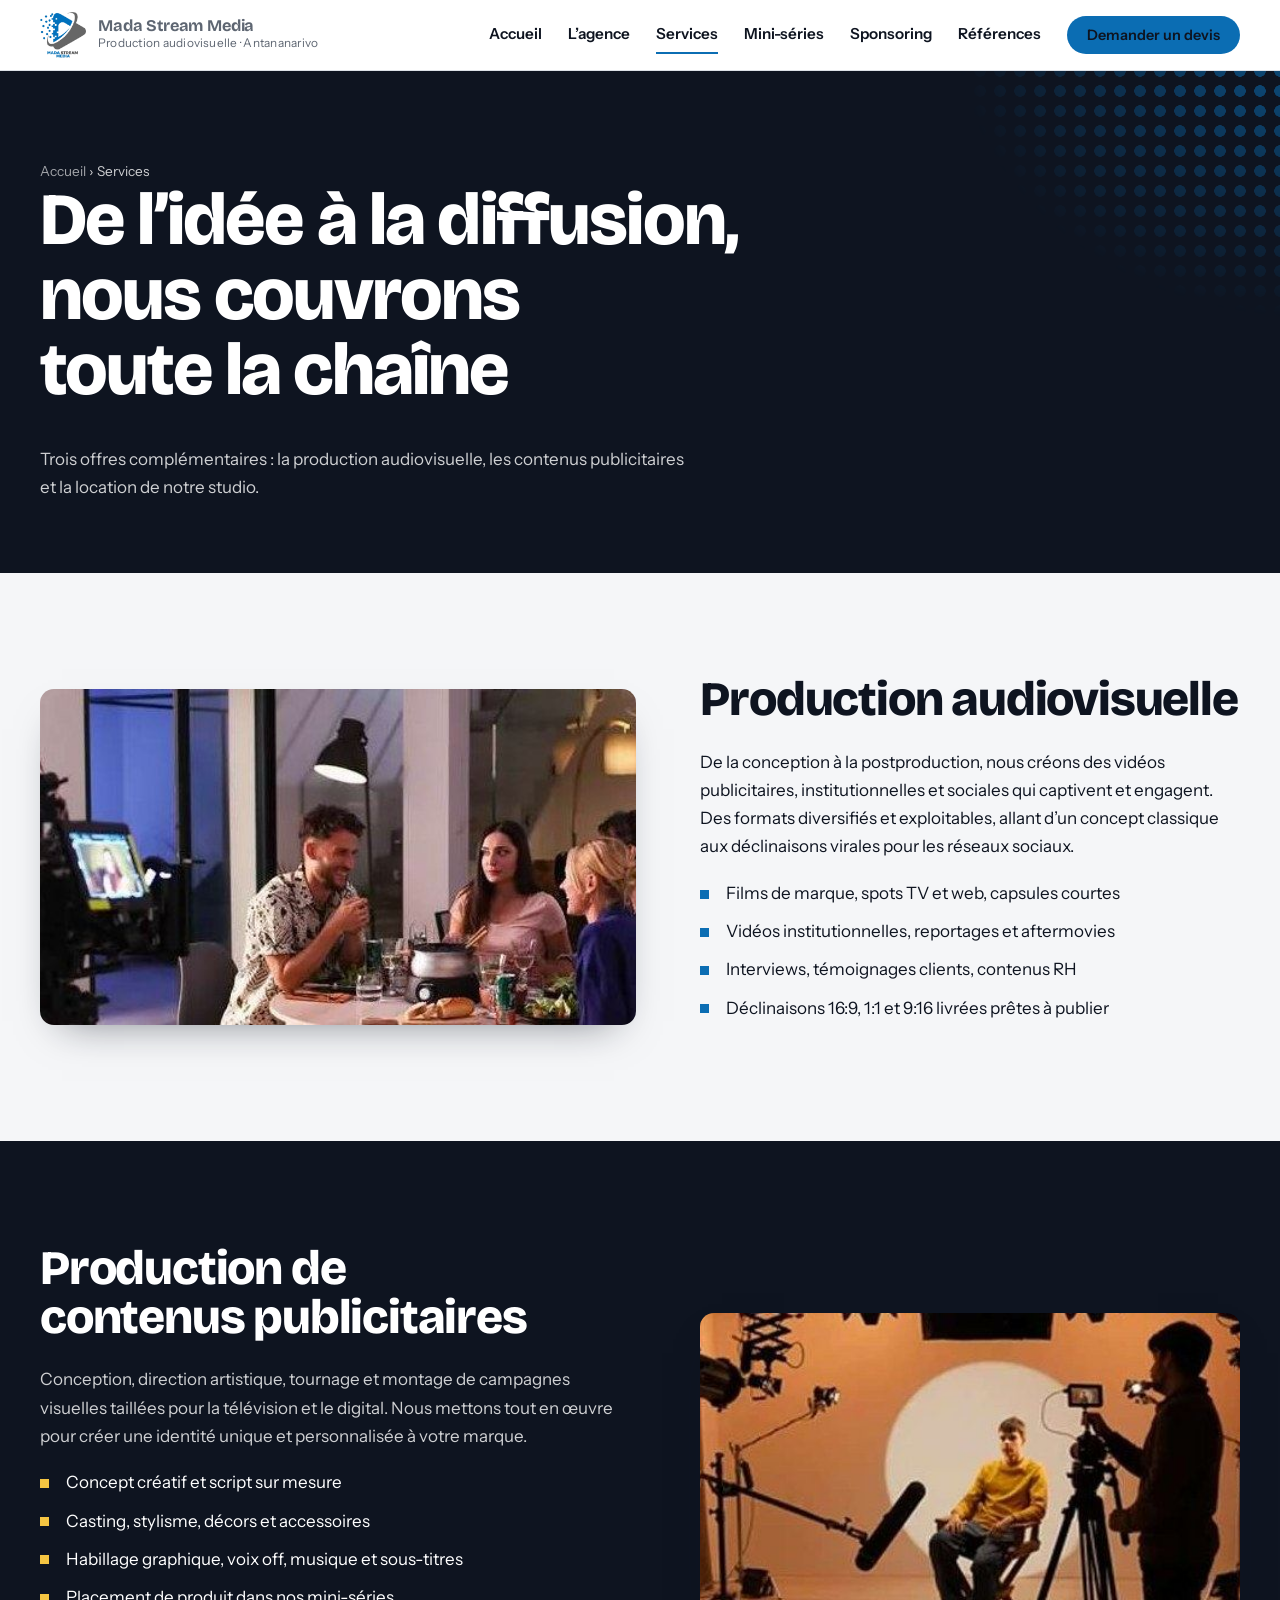
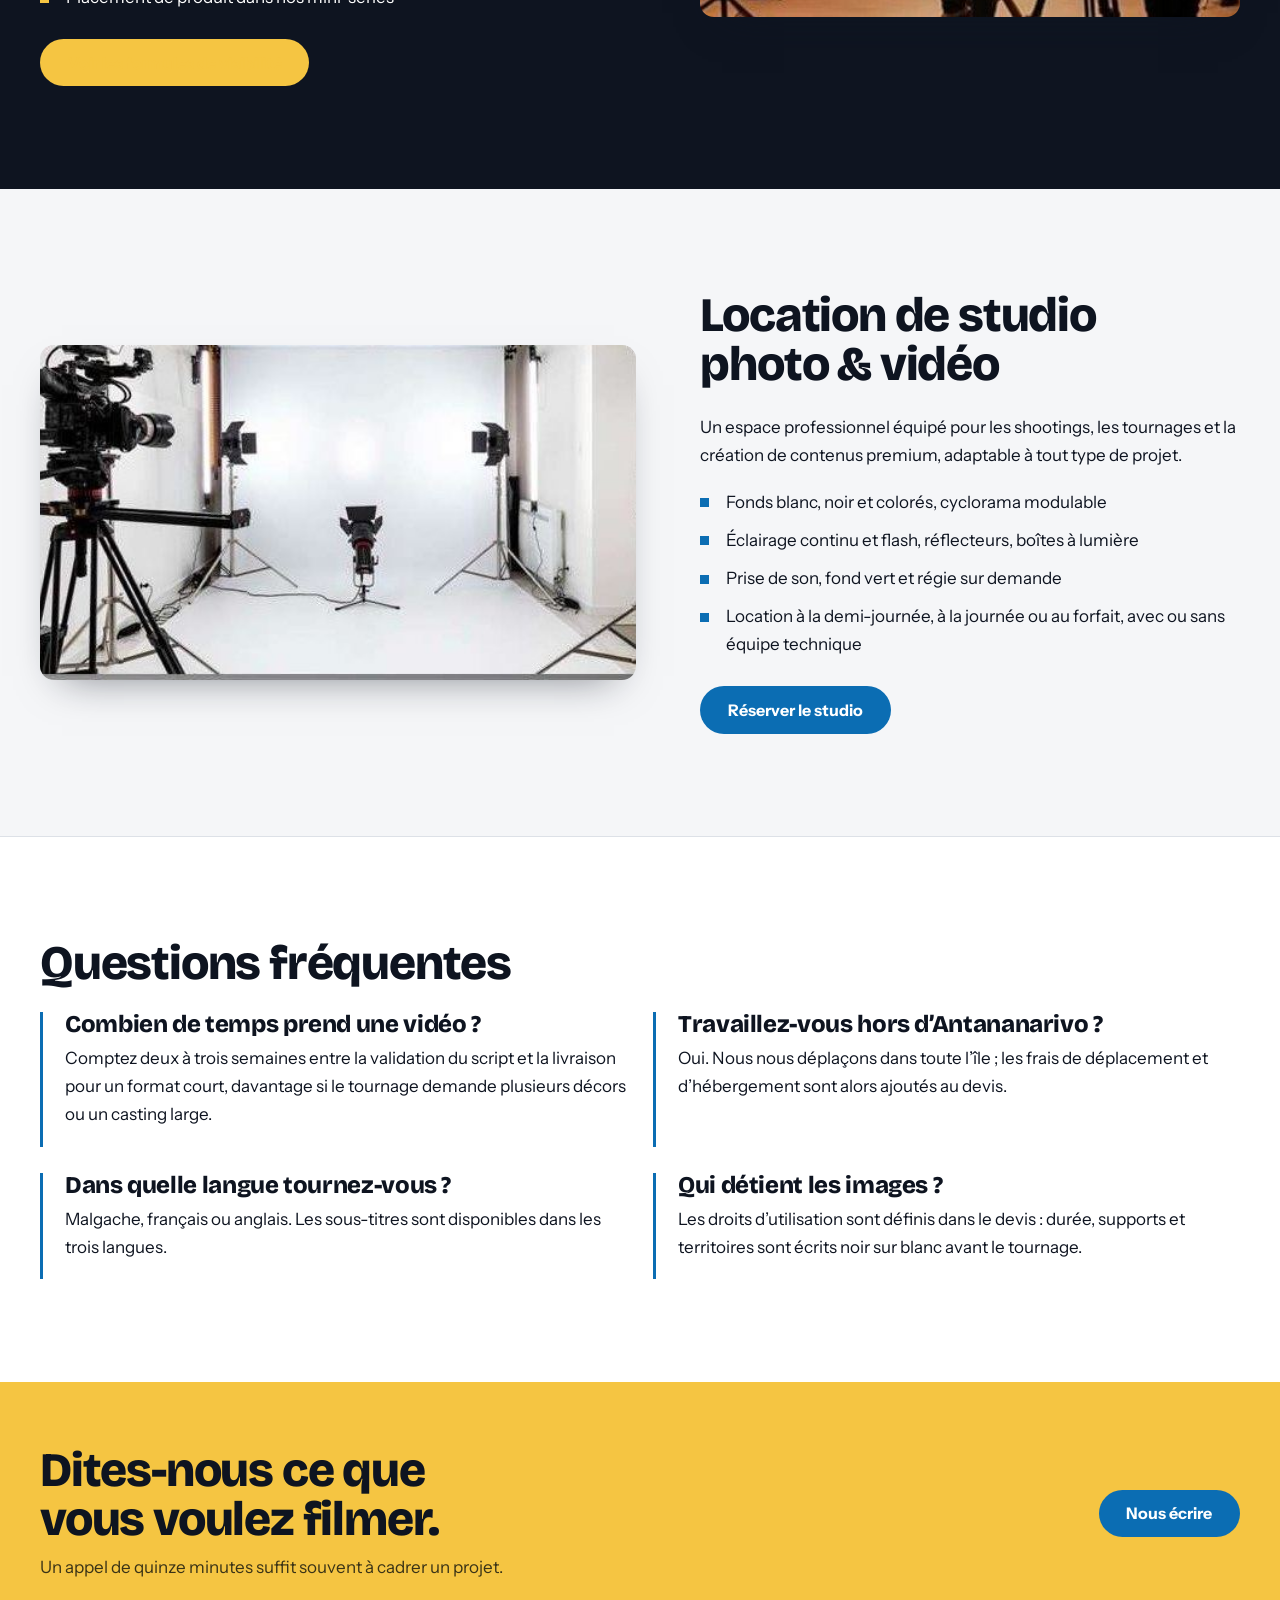
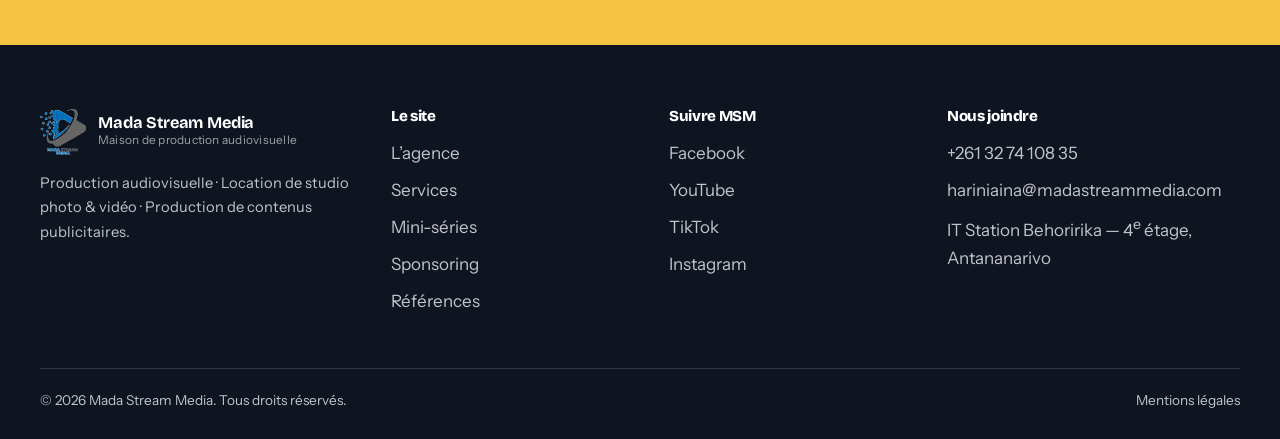
<file: services.html>
<!DOCTYPE html>
<html lang="fr">
<head>
<meta charset="utf-8">
<meta name="viewport" content="width=device-width, initial-scale=1">
<title>Services — production, publicité et studio | Mada Stream Media</title>
<meta name="description" content="Production audiovisuelle, contenus publicitaires et location de studio photo &amp; vidéo à Antananarivo avec MSM – Mada Stream Media.">
<link rel="icon" href="[data-uri]">
<link rel="preconnect" href="https://fonts.googleapis.com">
<link rel="preconnect" href="https://fonts.gstatic.com" crossorigin>
<link href="https://fonts.googleapis.com/css2?family=Bricolage+Grotesque:opsz,wght@12..96,700;12..96,800&family=Instrument+Sans:wght@400;500;600;700&family=Caveat:wght@600&display=swap" rel="stylesheet">
<style>
/* ==========================================================================
   MADA STREAM MEDIA — feuille de style principale
   Palette : encre de plateau, bleu MSM, jaune MSM
   Motif de marque : la dissolution en pixels du logo
   ========================================================================== */

:root{
  --ink:        #0E1420;   /* fond sombre "plateau de tournage" */
  --ink-soft:   #18202F;
  --blue:       #0B6DB3;   /* bleu MSM */
  --blue-light: #2E96E0;
  --yellow:     #F5C542;   /* jaune MSM */
  --paper:      #F5F6F8;   /* fond clair */
  --white:      #FFFFFF;
  --grey:       #5E6672;
  --grey-line:  #DDE1E7;

  --max: 1200px;
  --gut: 24px;
  --radius: 14px;

  --shadow-lift: 0 18px 40px -22px rgba(14,20,32,.55);
}

/* ---------- base ---------- */
*,*::before,*::after{box-sizing:border-box}
html{scroll-behavior:smooth}
@media (prefers-reduced-motion: reduce){
  html{scroll-behavior:auto}
  *{animation:none !important;transition:none !important}
}
body{
  margin:0;
  background:var(--paper);
  color:var(--ink);
  font-family:"Instrument Sans","Segoe UI",system-ui,sans-serif;
  font-size:17px;
  line-height:1.65;
  -webkit-font-smoothing:antialiased;
}
img{max-width:100%;display:block}
a{color:var(--blue);text-decoration:none}
a:hover{text-decoration:underline}
:focus-visible{outline:3px solid var(--yellow);outline-offset:3px;border-radius:4px}

h1,h2,h3,h4{
  font-family:"Bricolage Grotesque","Instrument Sans",sans-serif;
  font-weight:800;
  line-height:1.02;
  letter-spacing:-.025em;
  margin:0 0 .5em;
  text-wrap:balance;
}
h1{font-size:clamp(2.4rem,6.2vw,4.6rem)}
h2{font-size:clamp(1.9rem,4vw,3rem)}
h3{font-size:clamp(1.2rem,2vw,1.5rem);letter-spacing:-.015em}
p{margin:0 0 1.1em;max-width:70ch}

.script{
  font-family:"Caveat",cursive;
  font-weight:600;
  font-size:clamp(1.4rem,3vw,2.1rem);
  line-height:1.2;
  letter-spacing:0;
  color:var(--blue);
}

.wrap{width:min(100% - calc(var(--gut) * 2),var(--max));margin-inline:auto}
.section{padding:clamp(56px,8vw,110px) 0}
.section--tight{padding:clamp(40px,5vw,64px) 0}
.lead{font-size:clamp(1.05rem,1.6vw,1.25rem);color:var(--grey)}
.center{text-align:center;margin-inline:auto}
.center p{margin-inline:auto}

/* ---------- motif pixels ---------- */
.pixels{
  height:26px;
  background-image:
    linear-gradient(90deg,var(--blue) 25%,transparent 25%),
    linear-gradient(90deg,var(--blue) 25%,transparent 25%);
  background-size:14px 6px,22px 6px;
  background-position:0 6px,8px 16px;
  background-repeat:repeat-x;
  opacity:.28;
}
.pixels--yellow{background-image:
    linear-gradient(90deg,var(--yellow) 25%,transparent 25%),
    linear-gradient(90deg,var(--yellow) 25%,transparent 25%);opacity:.8}

/* ---------- boutons ---------- */
.btn{
  display:inline-flex;align-items:center;gap:.6em;
  padding:.85em 1.6em;border-radius:999px;border:2px solid transparent;
  font-weight:700;font-size:1rem;line-height:1;cursor:pointer;
  text-decoration:none;transition:transform .15s ease,background .15s ease,color .15s ease;
}
.btn:hover{text-decoration:none;transform:translateY(-2px)}
.btn--primary{background:var(--blue);color:var(--white)}
.btn--primary:hover{background:#08578e;color:#fff}
.btn--yellow{background:var(--yellow);color:var(--ink)}
.btn--yellow:hover{background:#ffd75e}
.btn--ghost{border-color:currentColor;color:var(--ink);background:transparent}
.btn--ghost-light{border-color:rgba(255,255,255,.55);color:#fff;background:transparent}
.btn--ghost-light:hover{background:rgba(255,255,255,.1);color:#fff}
.btn-row{display:flex;flex-wrap:wrap;gap:14px;margin-top:28px}

/* ---------- en-tête ---------- */
.site-header{
  position:sticky;top:0;z-index:60;
  background:rgba(255,255,255,.94);
  backdrop-filter:saturate(140%) blur(10px);
  border-bottom:1px solid var(--grey-line);
}
.header-inner{display:flex;align-items:center;justify-content:space-between;gap:20px;padding:12px 0}
.brand{display:flex;align-items:center;gap:12px;text-decoration:none;color:var(--ink)}
.brand img{width:46px;height:auto}
.brand b{font-family:"Bricolage Grotesque",sans-serif;font-size:1.02rem;letter-spacing:-.01em;line-height:1.05;display:block}
.brand span{font-size:.74rem;color:var(--grey);letter-spacing:.02em}
.nav{display:flex;align-items:center;gap:26px}
.nav a{color:var(--ink);font-weight:600;font-size:.95rem;text-decoration:none;padding:6px 0;border-bottom:2px solid transparent}
.nav a:hover{border-color:var(--yellow)}
.nav a[aria-current="page"]{border-color:var(--blue)}
.nav .btn{font-size:.9rem;padding:.7em 1.25em}
.nav-toggle{display:none;background:none;border:0;padding:8px;cursor:pointer}
.nav-toggle span{display:block;width:26px;height:2px;background:var(--ink);margin:6px 0}

@media (max-width:900px){
  .nav-toggle{display:block}
  .nav{
    position:absolute;left:0;right:0;top:100%;
    flex-direction:column;align-items:stretch;gap:0;
    background:var(--white);border-bottom:1px solid var(--grey-line);
    padding:8px 24px 22px;display:none;
  }
  .nav.is-open{display:flex}
  .nav a{padding:13px 0;border-bottom:1px solid var(--grey-line)}
  .nav .btn{margin-top:16px;justify-content:center;border-bottom:0}
}

/* ---------- hero ---------- */
.hero{position:relative;background:var(--ink);color:#fff;overflow:hidden}
.hero::after{
  content:"";position:absolute;inset:0;
  background:linear-gradient(105deg,var(--ink) 34%,rgba(14,20,32,.86) 55%,rgba(14,20,32,.35) 100%);
}
.hero-media{position:absolute;inset:0}
.hero-media img{width:100%;height:100%;object-fit:cover;object-position:60% 45%;opacity:.85}
.hero-inner{position:relative;z-index:2;padding:clamp(70px,11vw,140px) 0 clamp(56px,8vw,96px)}
.hero h1{color:#fff;max-width:16ch}
.hero .script{color:var(--yellow)}
.hero p{color:rgba(255,255,255,.82);max-width:48ch;font-size:1.1rem}
.hero-tag{display:inline-flex;align-items:center;gap:10px;font-size:.85rem;font-weight:700;
  color:var(--yellow);margin-bottom:22px}
.hero-tag::before{content:"";width:34px;height:2px;background:var(--yellow)}

/* ---------- bandeau chiffres ---------- */
.stats{background:var(--blue);color:#fff}
.stats-grid{display:grid;grid-template-columns:repeat(4,1fr);gap:2px;background:rgba(255,255,255,.22)}
.stats-grid div{background:var(--blue);padding:28px 22px}
.stats b{display:block;font-family:"Bricolage Grotesque",sans-serif;font-size:clamp(1.8rem,3.4vw,2.7rem);line-height:1}
.stats small{display:block;color:rgba(255,255,255,.85);font-size:.9rem;margin-top:6px}
.stats-note{font-size:.8rem;color:rgba(255,255,255,.7);padding:14px 22px 22px;margin:0}
@media (max-width:780px){.stats-grid{grid-template-columns:repeat(2,1fr)}}

/* ---------- grilles ---------- */
.grid{display:grid;gap:26px}
.grid-2{grid-template-columns:repeat(2,1fr)}
.grid-3{grid-template-columns:repeat(3,1fr)}
.grid-4{grid-template-columns:repeat(4,1fr)}
@media (max-width:940px){.grid-3,.grid-4{grid-template-columns:repeat(2,1fr)}}
@media (max-width:680px){.grid-2,.grid-3,.grid-4{grid-template-columns:1fr}}

.split{display:grid;grid-template-columns:1.05fr .95fr;gap:clamp(30px,5vw,70px);align-items:center}
.split--reverse .split-media{order:2}
@media (max-width:900px){.split{grid-template-columns:1fr}.split--reverse .split-media{order:0}}

/* ---------- cartes ---------- */
.card{background:var(--white);border:1px solid var(--grey-line);border-radius:var(--radius);overflow:hidden}
.card-body{padding:24px}
.card figure{margin:0;aspect-ratio:16/9;background:var(--ink-soft)}
.card figure img{width:100%;height:100%;object-fit:cover}
.card h3{margin-bottom:.4em}
.card p:last-child{margin-bottom:0}

.plain{border-left:3px solid var(--blue);padding-left:22px}
.plain--yellow{border-color:var(--yellow)}
.plain h3{margin-bottom:.3em}

/* liste à puces carrées (rappel du motif pixel) */
.ticks{list-style:none;padding:0;margin:0 0 1em}
.ticks li{position:relative;padding-left:26px;margin-bottom:.6em}
.ticks li::before{content:"";position:absolute;left:0;top:.62em;width:9px;height:9px;background:var(--blue)}
.ticks--yellow li::before{background:var(--yellow)}
.ticks--light li::before{background:var(--yellow)}

/* étapes numérotées (vrai déroulé chronologique) */
.steps{counter-reset:step;list-style:none;padding:0;margin:0;display:grid;gap:2px;background:var(--grey-line)}
.steps li{counter-increment:step;background:var(--white);padding:26px 26px 26px 84px;position:relative}
.steps li::before{
  content:counter(step);position:absolute;left:26px;top:24px;
  font-family:"Bricolage Grotesque",sans-serif;font-size:1.9rem;font-weight:800;color:var(--blue);line-height:1;
}
.steps h3{margin-bottom:.25em}
.steps p{margin:0;color:var(--grey)}

/* ---------- sections sombres ---------- */
.dark{background:var(--ink);color:#fff}
.dark h2,.dark h3{color:#fff}
.dark p{color:rgba(255,255,255,.8)}
.dark .lead{color:rgba(255,255,255,.82)}
.dark .card{background:var(--ink-soft);border-color:rgba(255,255,255,.12)}
.dark .plain{border-color:var(--yellow)}
.dark a{color:var(--yellow)}

/* ---------- tableaux tarifs ---------- */
.table-scroll{overflow-x:auto;-webkit-overflow-scrolling:touch}
table.rates{width:100%;border-collapse:collapse;background:var(--white);min-width:620px;font-size:.97rem}
table.rates th,table.rates td{border:1px solid var(--grey-line);padding:14px 16px;text-align:left;vertical-align:middle}
table.rates thead th{background:var(--ink);color:#fff;font-family:"Bricolage Grotesque",sans-serif;font-weight:700}
table.rates tbody th{background:var(--paper);font-weight:700;width:170px}
table.rates td.price{font-weight:700;white-space:nowrap}
table.rates tbody tr:hover td{background:#F9FBFD}

/* ---------- packs ---------- */
.packs{display:grid;grid-template-columns:repeat(3,1fr);gap:24px;align-items:start}
@media (max-width:940px){.packs{grid-template-columns:1fr}}
.pack{background:var(--white);border:1px solid var(--grey-line);border-radius:var(--radius);overflow:hidden;display:flex;flex-direction:column}
.pack-head{padding:26px 26px 20px;border-bottom:1px solid var(--grey-line)}
.pack-head h3{font-size:1.5rem;margin-bottom:.15em}
.pack-price{font-family:"Bricolage Grotesque",sans-serif;font-size:2rem;font-weight:800;line-height:1.1}
.pack-price small{display:block;font-family:"Instrument Sans",sans-serif;font-size:.85rem;font-weight:500;color:var(--grey)}
.pack-body{padding:24px 26px;flex:1}
.pack-body .ticks li{font-size:.97rem}
.pack .btn{margin:0 26px 26px}
.pack--bronze .pack-head{background:#FBEFD2}
.pack--silver .pack-head{background:#E6E8EB}
.pack--gold .pack-head{background:var(--yellow)}
.pack--gold{border-color:var(--yellow);box-shadow:var(--shadow-lift)}
.pack-flag{display:inline-block;font-size:.75rem;font-weight:700;background:var(--ink);color:#fff;padding:4px 10px;border-radius:999px;margin-bottom:10px}

/* ---------- équipe ---------- */
.person{text-align:center}
.person img{width:190px;height:190px;border-radius:50%;object-fit:cover;margin:0 auto 18px;border:4px solid var(--white);box-shadow:var(--shadow-lift)}
.person h3{margin-bottom:.15em}
.person .role{color:var(--blue);font-weight:700;font-size:.95rem;margin-bottom:.6em}
.dark .person .role{color:var(--yellow)}

/* ---------- partenaires ---------- */
.logos{display:grid;grid-template-columns:repeat(4,1fr);gap:18px}
@media (max-width:820px){.logos{grid-template-columns:repeat(2,1fr)}}
.logos figure{margin:0;background:var(--white);border:1px solid var(--grey-line);border-radius:10px;
  aspect-ratio:3/2;display:grid;place-items:center;padding:14px;overflow:hidden}
.logos img{max-height:100%;width:auto;object-fit:contain}

/* ---------- page d'en-tête interne ---------- */
.page-head{background:var(--ink);color:#fff;padding:clamp(54px,7vw,92px) 0 clamp(44px,6vw,72px);position:relative;overflow:hidden}
.page-head h1{color:#fff;max-width:18ch}
.page-head p{color:rgba(255,255,255,.8);max-width:60ch;margin-bottom:0}
.breadcrumb{font-size:.85rem;color:rgba(255,255,255,.62);margin-bottom:16px}
.breadcrumb a{color:rgba(255,255,255,.62)}

/* ---------- appel à l'action ---------- */
.cta{background:var(--yellow)}
.cta .wrap{display:flex;flex-wrap:wrap;gap:30px;align-items:center;justify-content:space-between}
.cta h2{max-width:16ch;margin-bottom:.2em}
.cta p{margin:0;color:#3A3316}

/* ---------- formulaire ---------- */
.form{display:grid;gap:18px}
.field label{display:block;font-weight:700;font-size:.92rem;margin-bottom:6px}
.field input,.field select,.field textarea{
  width:100%;padding:13px 14px;border:1px solid var(--grey-line);border-radius:10px;
  font:inherit;font-size:1rem;background:var(--white);color:var(--ink);
}
.field textarea{min-height:150px;resize:vertical}
.field-row{display:grid;grid-template-columns:1fr 1fr;gap:18px}
@media (max-width:640px){.field-row{grid-template-columns:1fr}}
.form-note{font-size:.85rem;color:var(--grey)}

/* ---------- contact ---------- */
.contact-list{list-style:none;padding:0;margin:0}
.contact-list li{padding:18px 0;border-bottom:1px solid rgba(255,255,255,.15)}
.contact-list b{display:block;font-size:.82rem;color:var(--yellow);margin-bottom:4px}
.contact-list a{color:#fff;font-size:1.1rem;font-weight:600}

/* ---------- pied de page ---------- */
.site-footer{background:var(--ink);color:rgba(255,255,255,.75);padding:64px 0 28px}
.footer-grid{display:grid;grid-template-columns:1.3fr 1fr 1fr 1.2fr;gap:34px}
@media (max-width:900px){.footer-grid{grid-template-columns:1fr 1fr}}
@media (max-width:560px){.footer-grid{grid-template-columns:1fr}}
.site-footer h4{font-size:.95rem;color:#fff;margin-bottom:14px}
.site-footer ul{list-style:none;padding:0;margin:0}
.site-footer li{margin-bottom:9px}
.site-footer a{color:rgba(255,255,255,.75)}
.site-footer a:hover{color:var(--yellow)}
.site-footer .brand b,.site-footer .brand span{color:#fff}
.site-footer .brand span{color:rgba(255,255,255,.6)}
.footer-bottom{margin-top:44px;padding-top:20px;border-top:1px solid rgba(255,255,255,.14);
  display:flex;flex-wrap:wrap;gap:12px;justify-content:space-between;font-size:.85rem}

/* ---------- utilitaires ---------- */
.mb0{margin-bottom:0}
.mt24{margin-top:24px}
.mt40{margin-top:40px}
.frame{border-radius:var(--radius);overflow:hidden;box-shadow:var(--shadow-lift)}
.frame img{width:100%;aspect-ratio:4/3;object-fit:cover}
.frame--wide img{aspect-ratio:16/9}
.skip{position:absolute;left:-9999px}
.skip:focus{left:16px;top:10px;position:fixed;z-index:99;background:#fff;padding:10px 16px;border-radius:8px}

/* ---------- ajustements ---------- */
/* motif pixel (rappel du logo) dans les en-têtes de page */
.page-head::after{
  content:"";position:absolute;right:-30px;top:-50px;width:360px;height:300px;
  background-image:radial-gradient(var(--blue) 40%,transparent 41%);
  background-size:20px 20px;
  -webkit-mask-image:radial-gradient(ellipse at 100% 0%,#000 18%,transparent 70%);
  mask-image:radial-gradient(ellipse at 100% 0%,#000 18%,transparent 70%);
  opacity:.55;pointer-events:none;
}
.hero::before{
  content:"";position:absolute;right:0;bottom:0;width:260px;height:180px;z-index:3;
  background-image:radial-gradient(var(--yellow) 40%,transparent 41%);
  background-size:22px 22px;
  -webkit-mask-image:linear-gradient(300deg,#000 5%,transparent 60%);
  mask-image:linear-gradient(300deg,#000 5%,transparent 60%);
  opacity:.5;pointer-events:none;
}
@media (max-width:760px){.page-head::after,.hero::before{display:none}}

/* colonnes alignées en haut quand la page contient un formulaire */
.split:has(form){align-items:start}

/* liens du fil d'Ariane */
.breadcrumb a:hover{color:var(--yellow)}

@media (max-width:420px){
  .brand span span{display:none}
  .brand img{width:40px}
}

</style>
</head>
<body>
<a class="skip" href="#contenu">Aller au contenu</a>

<header class="site-header">
  <div class="wrap header-inner">
    <a class="brand" href="index.html">
      <img src="[data-uri]" alt="">
      <span><b>Mada Stream Media</b><span>Production audiovisuelle &middot; Antananarivo</span></span>
    </a>
    <button class="nav-toggle" aria-expanded="false" aria-controls="nav" aria-label="Ouvrir le menu">
      <span></span><span></span><span></span>
    </button>
    <nav class="nav" id="nav">
      <a href="index.html">Accueil</a>
      <a href="agence.html">L’agence</a>
      <a href="services.html" aria-current="page">Services</a>
      <a href="mini-series.html">Mini-séries</a>
      <a href="sponsoring.html">Sponsoring</a>
      <a href="references.html">Références</a>
      <a class="btn btn--primary" href="contact.html">Demander un devis</a>
    </nav>
  </div>
</header>

<main id="contenu">
  <section class="page-head">
    <div class="wrap">
      <p class="breadcrumb"><a href="index.html">Accueil</a> &rsaquo; Services</p>
      <h1>De l’idée à la diffusion, nous couvrons toute la chaîne</h1>
      <p>Trois offres complémentaires : la production audiovisuelle, les contenus publicitaires et la location de notre studio.</p>
    </div>
  </section>

  <section class="section">
    <div class="wrap split">
      <div class="split-media frame frame--wide"><img src="assets/img/studio2.jpg" alt="Tournage d’une scène de fiction avec caméra et retour vidéo"></div>
      <div>
        <h2>Production audiovisuelle</h2>
        <p>De la conception à la postproduction, nous créons des vidéos publicitaires, institutionnelles et sociales qui captivent et engagent. Des formats diversifiés et exploitables, allant d’un concept classique aux déclinaisons virales pour les réseaux sociaux.</p>
        <ul class="ticks">
          <li>Films de marque, spots TV et web, capsules courtes</li>
          <li>Vidéos institutionnelles, reportages et aftermovies</li>
          <li>Interviews, témoignages clients, contenus RH</li>
          <li>Déclinaisons 16:9, 1:1 et 9:16 livrées prêtes à publier</li>
        </ul>
      </div>
    </div>
  </section>

  <section class="section dark">
    <div class="wrap split split--reverse">
      <div class="split-media frame frame--wide"><img src="assets/img/studio1.jpg" alt="Direction artistique sur un plateau de tournage éclairé"></div>
      <div>
        <h2>Production de contenus publicitaires</h2>
        <p>Conception, direction artistique, tournage et montage de campagnes visuelles taillées pour la télévision et le digital. Nous mettons tout en œuvre pour créer une identité unique et personnalisée à votre marque.</p>
        <ul class="ticks ticks--light">
          <li>Concept créatif et script sur mesure</li>
          <li>Casting, stylisme, décors et accessoires</li>
          <li>Habillage graphique, voix off, musique et sous-titres</li>
          <li>Placement de produit dans nos mini-séries</li>
        </ul>
        <div class="btn-row"><a class="btn btn--yellow" href="sponsoring.html">Voir les formules de visibilité</a></div>
      </div>
    </div>
  </section>

  <section class="section">
    <div class="wrap split">
      <div class="split-media frame frame--wide"><img src="assets/img/studio3.jpg" alt="Studio photo et vidéo équipé avec fond blanc"></div>
      <div>
        <h2>Location de studio photo &amp; vidéo</h2>
        <p>Un espace professionnel équipé pour les shootings, les tournages et la création de contenus premium, adaptable à tout type de projet.</p>
        <ul class="ticks">
          <li>Fonds blanc, noir et colorés, cyclorama modulable</li>
          <li>Éclairage continu et flash, réflecteurs, boîtes à lumière</li>
          <li>Prise de son, fond vert et régie sur demande</li>
          <li>Location à la demi-journée, à la journée ou au forfait, avec ou sans équipe technique</li>
        </ul>
        <div class="btn-row"><a class="btn btn--primary" href="contact.html">Réserver le studio</a></div>
      </div>
    </div>
  </section>

  <section class="section" style="background:var(--white);border-top:1px solid var(--grey-line)">
    <div class="wrap">
      <h2>Questions fréquentes</h2>
      <div class="grid grid-2 mt24">
        <div class="plain"><h3>Combien de temps prend une vidéo&nbsp;?</h3><p>Comptez deux à trois semaines entre la validation du script et la livraison pour un format court, davantage si le tournage demande plusieurs décors ou un casting large.</p></div>
        <div class="plain"><h3>Travaillez-vous hors d’Antananarivo&nbsp;?</h3><p>Oui. Nous nous déplaçons dans toute l’île ; les frais de déplacement et d’hébergement sont alors ajoutés au devis.</p></div>
        <div class="plain"><h3>Dans quelle langue tournez-vous&nbsp;?</h3><p>Malgache, français ou anglais. Les sous-titres sont disponibles dans les trois langues.</p></div>
        <div class="plain"><h3>Qui détient les images&nbsp;?</h3><p>Les droits d’utilisation sont définis dans le devis : durée, supports et territoires sont écrits noir sur blanc avant le tournage.</p></div>
      </div>
    </div>
  </section>
  <section class="section--tight cta">
    <div class="wrap">
      <div>
        <h2>Dites-nous ce que vous voulez filmer.</h2>
        <p>Un appel de quinze minutes suffit souvent à cadrer un projet.</p>
      </div>
      <a class="btn btn--primary" href="contact.html">Nous écrire</a>
    </div>
  </section>
</main>

<footer class="site-footer">
  <div class="wrap">
    <div class="footer-grid">
      <div>
        <a class="brand" href="index.html">
          <img src="[data-uri]" alt="">
          <span><b>Mada Stream Media</b><span>Maison de production audiovisuelle</span></span>
        </a>
        <p style="margin-top:16px;font-size:.92rem">Production audiovisuelle &middot; Location de studio photo &amp; vidéo &middot; Production de contenus publicitaires.</p>
      </div>
      <div>
        <h4>Le site</h4>
        <ul>
          <li><a href="agence.html">L’agence</a></li>
          <li><a href="services.html">Services</a></li>
          <li><a href="mini-series.html">Mini-séries</a></li>
          <li><a href="sponsoring.html">Sponsoring</a></li>
          <li><a href="references.html">Références</a></li>
        </ul>
      </div>
      <div>
        <h4>Suivre MSM</h4>
        <ul>
          <li><a href="#">Facebook</a></li>
          <li><a href="#">YouTube</a></li>
          <li><a href="#">TikTok</a></li>
          <li><a href="#">Instagram</a></li>
        </ul>
      </div>
      <div>
        <h4>Nous joindre</h4>
        <ul>
          <li><a href="tel:+261327410835">+261 32 74 108 35</a></li>
          <li><a href="mailto:hariniaina@madastreammedia.com">hariniaina@madastreammedia.com</a></li>
          <li>IT Station Behoririka &mdash; 4<sup>e</sup> étage, Antananarivo</li>
        </ul>
      </div>
    </div>
    <div class="footer-bottom">
      <span>&copy; <span id="year">2026</span> Mada Stream Media. Tous droits réservés.</span>
      <span><a href="mentions-legales.html">Mentions légales</a></span>
    </div>
  </div>
</footer>

<script src="assets/js/main.js"></script>
</body>
</html>
</file>
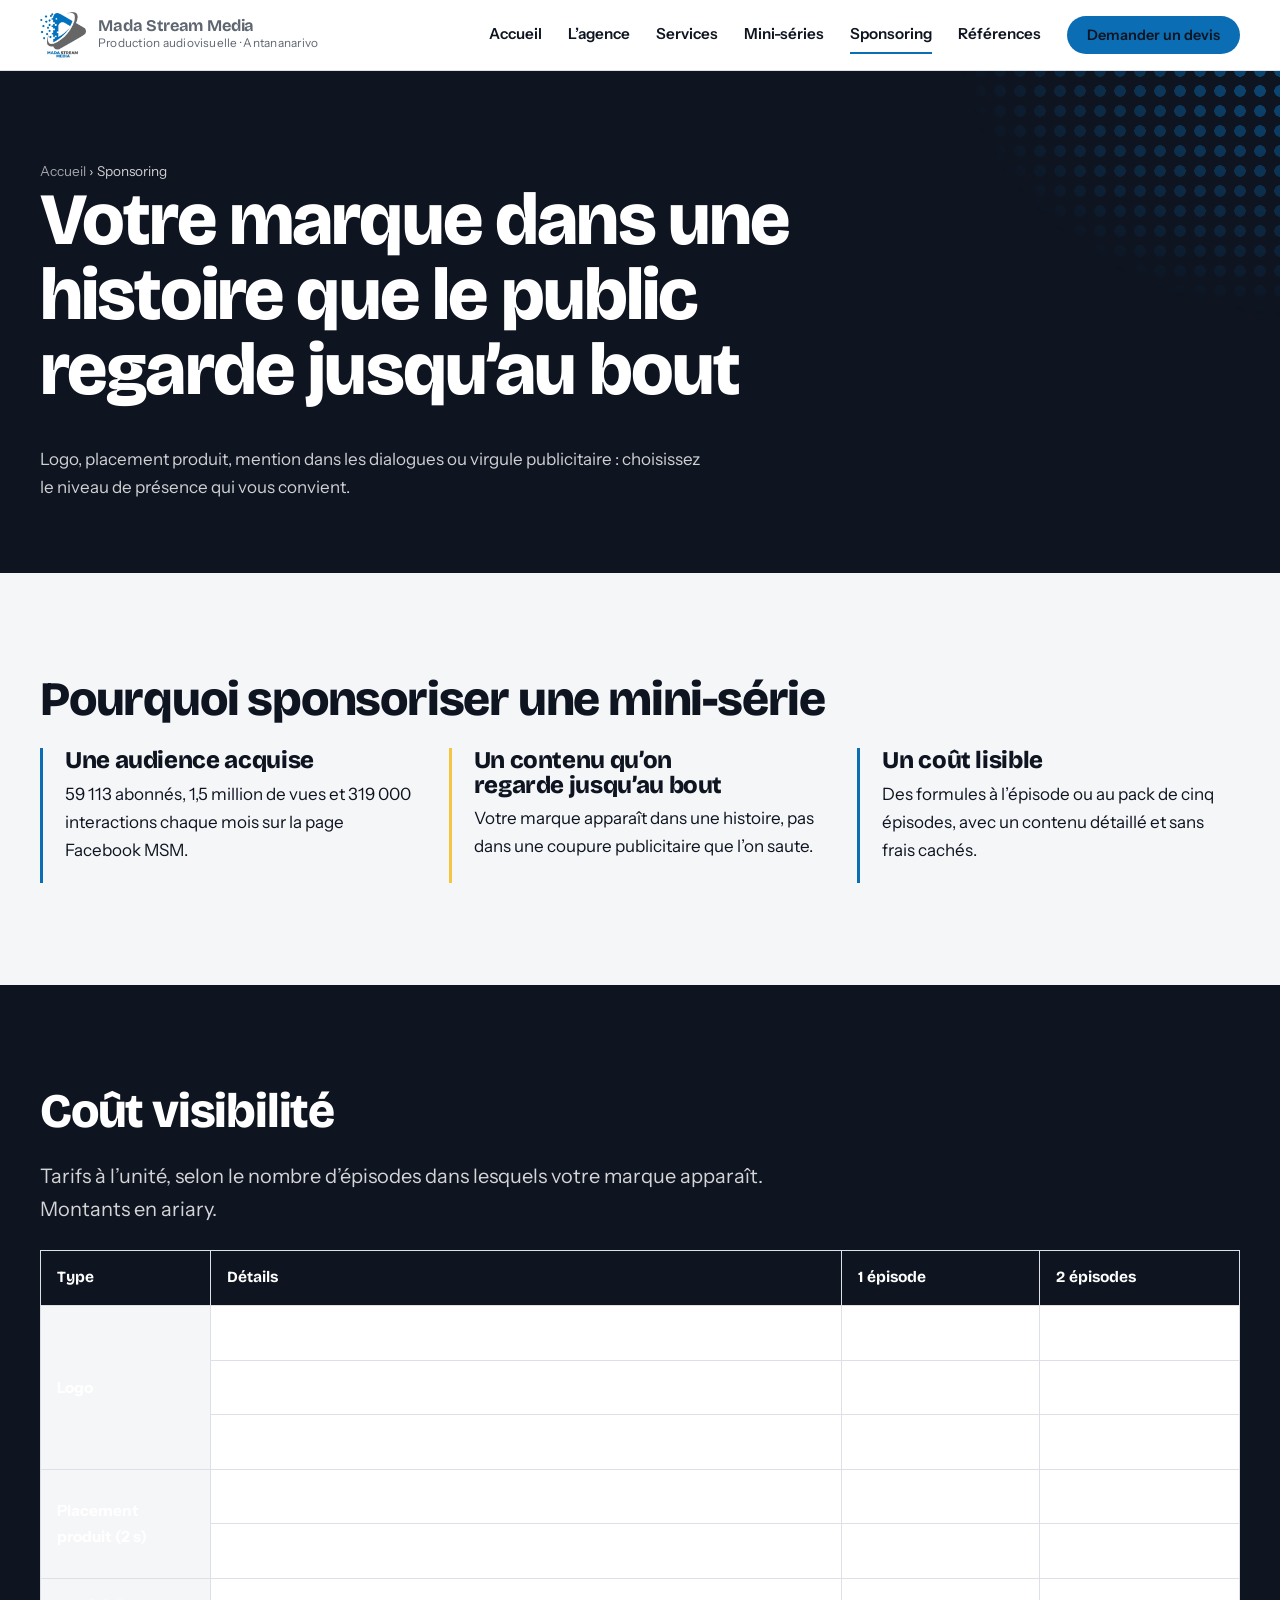
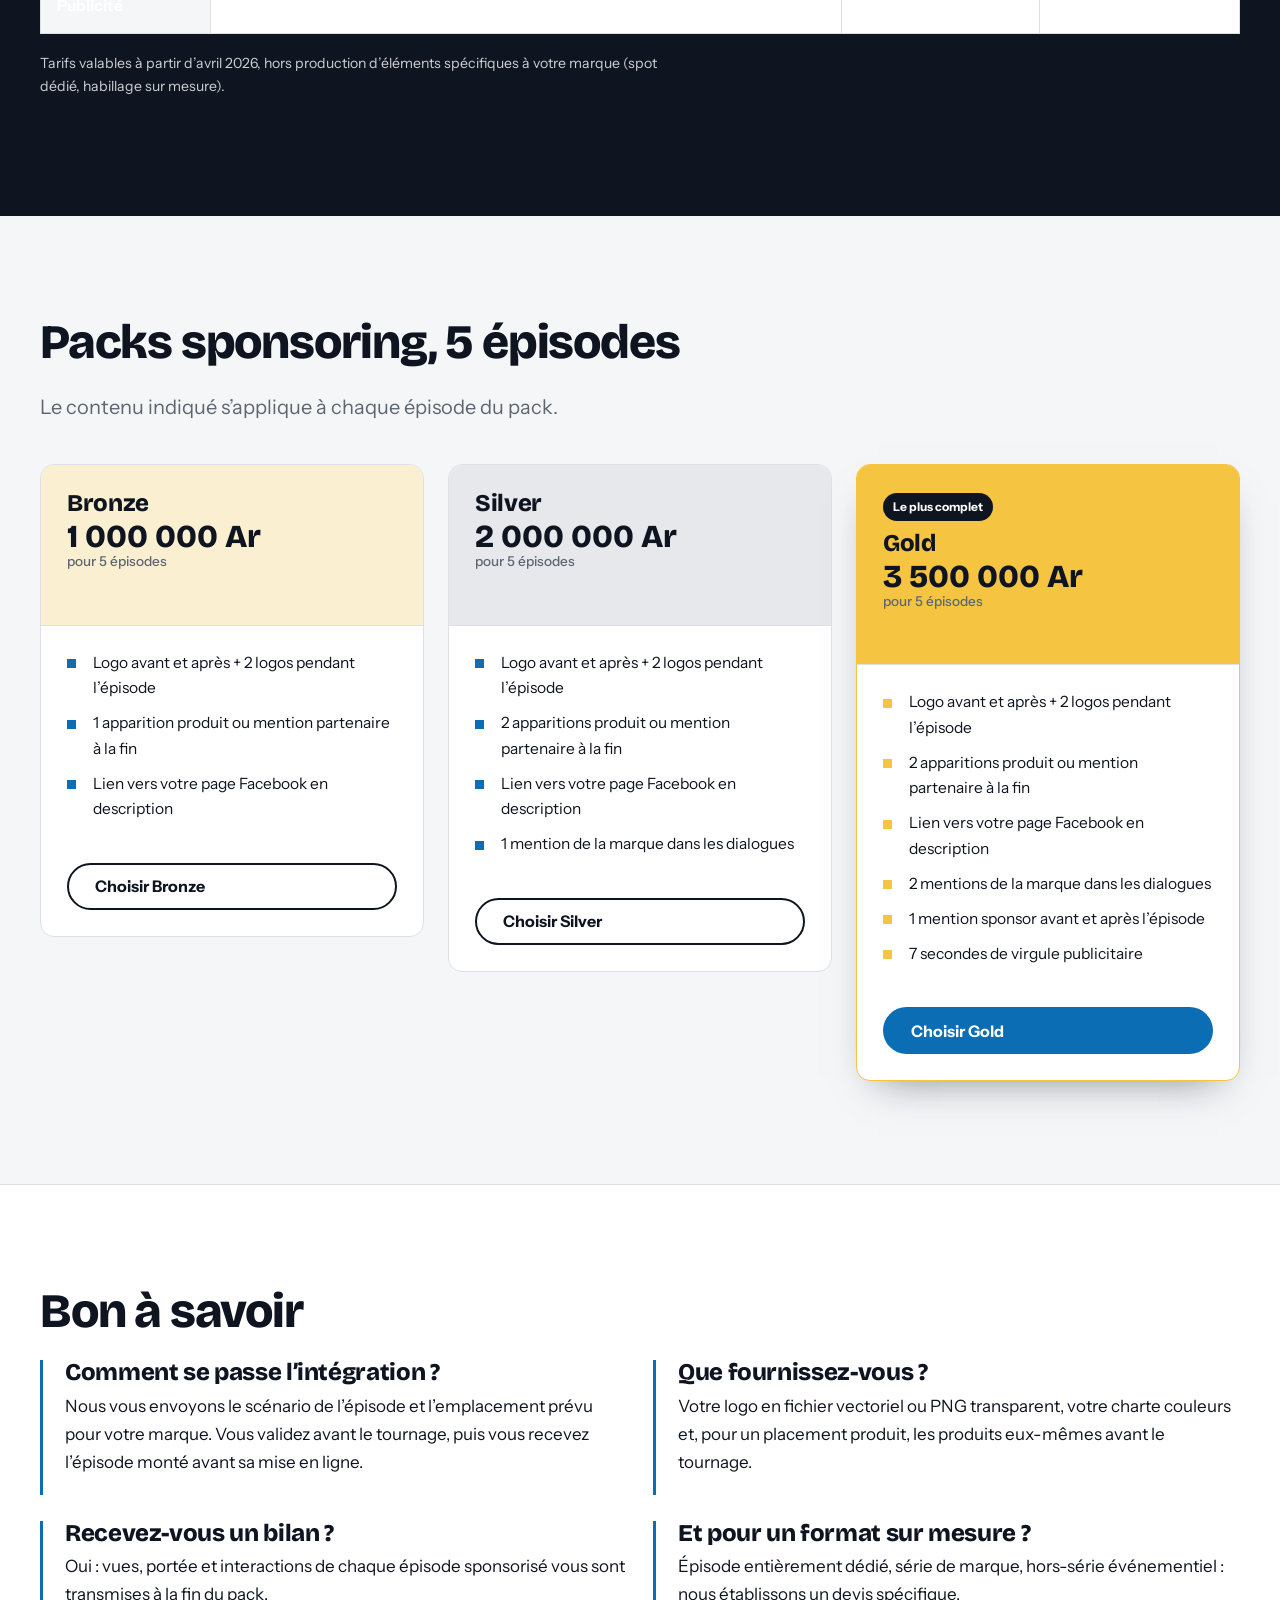
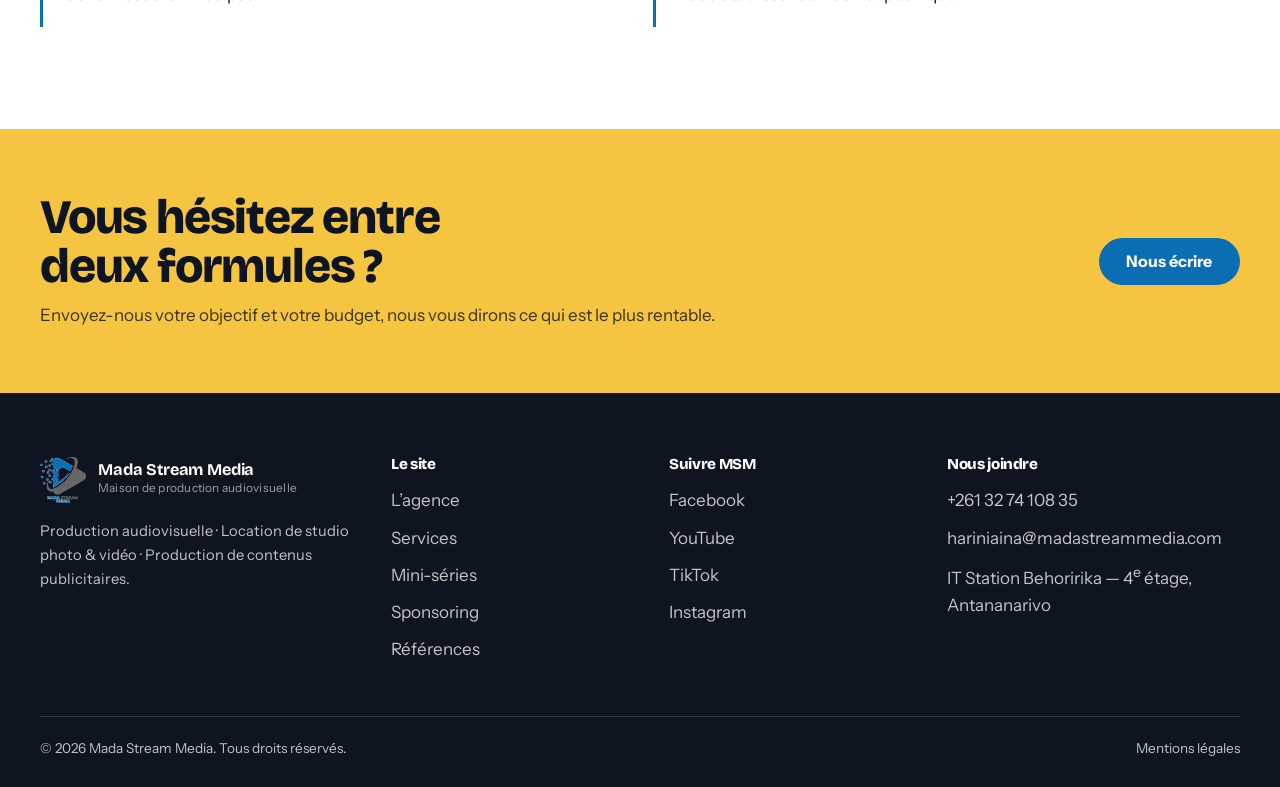
<file: sponsoring.html>
<!DOCTYPE html>
<html lang="fr">
<head>
<meta charset="utf-8">
<meta name="viewport" content="width=device-width, initial-scale=1">
<title>Sponsoring et visibilité — tarifs | Mada Stream Media</title>
<meta name="description" content="Tarifs de visibilité et packs sponsoring Bronze, Silver et Gold pour apparaître dans les mini-séries de MSM – Mada Stream Media.">
<link rel="icon" href="[data-uri]">
<link rel="preconnect" href="https://fonts.googleapis.com">
<link rel="preconnect" href="https://fonts.gstatic.com" crossorigin>
<link href="https://fonts.googleapis.com/css2?family=Bricolage+Grotesque:opsz,wght@12..96,700;12..96,800&family=Instrument+Sans:wght@400;500;600;700&family=Caveat:wght@600&display=swap" rel="stylesheet">
<style>
/* ==========================================================================
   MADA STREAM MEDIA — feuille de style principale
   Palette : encre de plateau, bleu MSM, jaune MSM
   Motif de marque : la dissolution en pixels du logo
   ========================================================================== */

:root{
  --ink:        #0E1420;   /* fond sombre "plateau de tournage" */
  --ink-soft:   #18202F;
  --blue:       #0B6DB3;   /* bleu MSM */
  --blue-light: #2E96E0;
  --yellow:     #F5C542;   /* jaune MSM */
  --paper:      #F5F6F8;   /* fond clair */
  --white:      #FFFFFF;
  --grey:       #5E6672;
  --grey-line:  #DDE1E7;

  --max: 1200px;
  --gut: 24px;
  --radius: 14px;

  --shadow-lift: 0 18px 40px -22px rgba(14,20,32,.55);
}

/* ---------- base ---------- */
*,*::before,*::after{box-sizing:border-box}
html{scroll-behavior:smooth}
@media (prefers-reduced-motion: reduce){
  html{scroll-behavior:auto}
  *{animation:none !important;transition:none !important}
}
body{
  margin:0;
  background:var(--paper);
  color:var(--ink);
  font-family:"Instrument Sans","Segoe UI",system-ui,sans-serif;
  font-size:17px;
  line-height:1.65;
  -webkit-font-smoothing:antialiased;
}
img{max-width:100%;display:block}
a{color:var(--blue);text-decoration:none}
a:hover{text-decoration:underline}
:focus-visible{outline:3px solid var(--yellow);outline-offset:3px;border-radius:4px}

h1,h2,h3,h4{
  font-family:"Bricolage Grotesque","Instrument Sans",sans-serif;
  font-weight:800;
  line-height:1.02;
  letter-spacing:-.025em;
  margin:0 0 .5em;
  text-wrap:balance;
}
h1{font-size:clamp(2.4rem,6.2vw,4.6rem)}
h2{font-size:clamp(1.9rem,4vw,3rem)}
h3{font-size:clamp(1.2rem,2vw,1.5rem);letter-spacing:-.015em}
p{margin:0 0 1.1em;max-width:70ch}

.script{
  font-family:"Caveat",cursive;
  font-weight:600;
  font-size:clamp(1.4rem,3vw,2.1rem);
  line-height:1.2;
  letter-spacing:0;
  color:var(--blue);
}

.wrap{width:min(100% - calc(var(--gut) * 2),var(--max));margin-inline:auto}
.section{padding:clamp(56px,8vw,110px) 0}
.section--tight{padding:clamp(40px,5vw,64px) 0}
.lead{font-size:clamp(1.05rem,1.6vw,1.25rem);color:var(--grey)}
.center{text-align:center;margin-inline:auto}
.center p{margin-inline:auto}

/* ---------- motif pixels ---------- */
.pixels{
  height:26px;
  background-image:
    linear-gradient(90deg,var(--blue) 25%,transparent 25%),
    linear-gradient(90deg,var(--blue) 25%,transparent 25%);
  background-size:14px 6px,22px 6px;
  background-position:0 6px,8px 16px;
  background-repeat:repeat-x;
  opacity:.28;
}
.pixels--yellow{background-image:
    linear-gradient(90deg,var(--yellow) 25%,transparent 25%),
    linear-gradient(90deg,var(--yellow) 25%,transparent 25%);opacity:.8}

/* ---------- boutons ---------- */
.btn{
  display:inline-flex;align-items:center;gap:.6em;
  padding:.85em 1.6em;border-radius:999px;border:2px solid transparent;
  font-weight:700;font-size:1rem;line-height:1;cursor:pointer;
  text-decoration:none;transition:transform .15s ease,background .15s ease,color .15s ease;
}
.btn:hover{text-decoration:none;transform:translateY(-2px)}
.btn--primary{background:var(--blue);color:var(--white)}
.btn--primary:hover{background:#08578e;color:#fff}
.btn--yellow{background:var(--yellow);color:var(--ink)}
.btn--yellow:hover{background:#ffd75e}
.btn--ghost{border-color:currentColor;color:var(--ink);background:transparent}
.btn--ghost-light{border-color:rgba(255,255,255,.55);color:#fff;background:transparent}
.btn--ghost-light:hover{background:rgba(255,255,255,.1);color:#fff}
.btn-row{display:flex;flex-wrap:wrap;gap:14px;margin-top:28px}

/* ---------- en-tête ---------- */
.site-header{
  position:sticky;top:0;z-index:60;
  background:rgba(255,255,255,.94);
  backdrop-filter:saturate(140%) blur(10px);
  border-bottom:1px solid var(--grey-line);
}
.header-inner{display:flex;align-items:center;justify-content:space-between;gap:20px;padding:12px 0}
.brand{display:flex;align-items:center;gap:12px;text-decoration:none;color:var(--ink)}
.brand img{width:46px;height:auto}
.brand b{font-family:"Bricolage Grotesque",sans-serif;font-size:1.02rem;letter-spacing:-.01em;line-height:1.05;display:block}
.brand span{font-size:.74rem;color:var(--grey);letter-spacing:.02em}
.nav{display:flex;align-items:center;gap:26px}
.nav a{color:var(--ink);font-weight:600;font-size:.95rem;text-decoration:none;padding:6px 0;border-bottom:2px solid transparent}
.nav a:hover{border-color:var(--yellow)}
.nav a[aria-current="page"]{border-color:var(--blue)}
.nav .btn{font-size:.9rem;padding:.7em 1.25em}
.nav-toggle{display:none;background:none;border:0;padding:8px;cursor:pointer}
.nav-toggle span{display:block;width:26px;height:2px;background:var(--ink);margin:6px 0}

@media (max-width:900px){
  .nav-toggle{display:block}
  .nav{
    position:absolute;left:0;right:0;top:100%;
    flex-direction:column;align-items:stretch;gap:0;
    background:var(--white);border-bottom:1px solid var(--grey-line);
    padding:8px 24px 22px;display:none;
  }
  .nav.is-open{display:flex}
  .nav a{padding:13px 0;border-bottom:1px solid var(--grey-line)}
  .nav .btn{margin-top:16px;justify-content:center;border-bottom:0}
}

/* ---------- hero ---------- */
.hero{position:relative;background:var(--ink);color:#fff;overflow:hidden}
.hero::after{
  content:"";position:absolute;inset:0;
  background:linear-gradient(105deg,var(--ink) 34%,rgba(14,20,32,.86) 55%,rgba(14,20,32,.35) 100%);
}
.hero-media{position:absolute;inset:0}
.hero-media img{width:100%;height:100%;object-fit:cover;object-position:60% 45%;opacity:.85}
.hero-inner{position:relative;z-index:2;padding:clamp(70px,11vw,140px) 0 clamp(56px,8vw,96px)}
.hero h1{color:#fff;max-width:16ch}
.hero .script{color:var(--yellow)}
.hero p{color:rgba(255,255,255,.82);max-width:48ch;font-size:1.1rem}
.hero-tag{display:inline-flex;align-items:center;gap:10px;font-size:.85rem;font-weight:700;
  color:var(--yellow);margin-bottom:22px}
.hero-tag::before{content:"";width:34px;height:2px;background:var(--yellow)}

/* ---------- bandeau chiffres ---------- */
.stats{background:var(--blue);color:#fff}
.stats-grid{display:grid;grid-template-columns:repeat(4,1fr);gap:2px;background:rgba(255,255,255,.22)}
.stats-grid div{background:var(--blue);padding:28px 22px}
.stats b{display:block;font-family:"Bricolage Grotesque",sans-serif;font-size:clamp(1.8rem,3.4vw,2.7rem);line-height:1}
.stats small{display:block;color:rgba(255,255,255,.85);font-size:.9rem;margin-top:6px}
.stats-note{font-size:.8rem;color:rgba(255,255,255,.7);padding:14px 22px 22px;margin:0}
@media (max-width:780px){.stats-grid{grid-template-columns:repeat(2,1fr)}}

/* ---------- grilles ---------- */
.grid{display:grid;gap:26px}
.grid-2{grid-template-columns:repeat(2,1fr)}
.grid-3{grid-template-columns:repeat(3,1fr)}
.grid-4{grid-template-columns:repeat(4,1fr)}
@media (max-width:940px){.grid-3,.grid-4{grid-template-columns:repeat(2,1fr)}}
@media (max-width:680px){.grid-2,.grid-3,.grid-4{grid-template-columns:1fr}}

.split{display:grid;grid-template-columns:1.05fr .95fr;gap:clamp(30px,5vw,70px);align-items:center}
.split--reverse .split-media{order:2}
@media (max-width:900px){.split{grid-template-columns:1fr}.split--reverse .split-media{order:0}}

/* ---------- cartes ---------- */
.card{background:var(--white);border:1px solid var(--grey-line);border-radius:var(--radius);overflow:hidden}
.card-body{padding:24px}
.card figure{margin:0;aspect-ratio:16/9;background:var(--ink-soft)}
.card figure img{width:100%;height:100%;object-fit:cover}
.card h3{margin-bottom:.4em}
.card p:last-child{margin-bottom:0}

.plain{border-left:3px solid var(--blue);padding-left:22px}
.plain--yellow{border-color:var(--yellow)}
.plain h3{margin-bottom:.3em}

/* liste à puces carrées (rappel du motif pixel) */
.ticks{list-style:none;padding:0;margin:0 0 1em}
.ticks li{position:relative;padding-left:26px;margin-bottom:.6em}
.ticks li::before{content:"";position:absolute;left:0;top:.62em;width:9px;height:9px;background:var(--blue)}
.ticks--yellow li::before{background:var(--yellow)}
.ticks--light li::before{background:var(--yellow)}

/* étapes numérotées (vrai déroulé chronologique) */
.steps{counter-reset:step;list-style:none;padding:0;margin:0;display:grid;gap:2px;background:var(--grey-line)}
.steps li{counter-increment:step;background:var(--white);padding:26px 26px 26px 84px;position:relative}
.steps li::before{
  content:counter(step);position:absolute;left:26px;top:24px;
  font-family:"Bricolage Grotesque",sans-serif;font-size:1.9rem;font-weight:800;color:var(--blue);line-height:1;
}
.steps h3{margin-bottom:.25em}
.steps p{margin:0;color:var(--grey)}

/* ---------- sections sombres ---------- */
.dark{background:var(--ink);color:#fff}
.dark h2,.dark h3{color:#fff}
.dark p{color:rgba(255,255,255,.8)}
.dark .lead{color:rgba(255,255,255,.82)}
.dark .card{background:var(--ink-soft);border-color:rgba(255,255,255,.12)}
.dark .plain{border-color:var(--yellow)}
.dark a{color:var(--yellow)}

/* ---------- tableaux tarifs ---------- */
.table-scroll{overflow-x:auto;-webkit-overflow-scrolling:touch}
table.rates{width:100%;border-collapse:collapse;background:var(--white);min-width:620px;font-size:.97rem}
table.rates th,table.rates td{border:1px solid var(--grey-line);padding:14px 16px;text-align:left;vertical-align:middle}
table.rates thead th{background:var(--ink);color:#fff;font-family:"Bricolage Grotesque",sans-serif;font-weight:700}
table.rates tbody th{background:var(--paper);font-weight:700;width:170px}
table.rates td.price{font-weight:700;white-space:nowrap}
table.rates tbody tr:hover td{background:#F9FBFD}

/* ---------- packs ---------- */
.packs{display:grid;grid-template-columns:repeat(3,1fr);gap:24px;align-items:start}
@media (max-width:940px){.packs{grid-template-columns:1fr}}
.pack{background:var(--white);border:1px solid var(--grey-line);border-radius:var(--radius);overflow:hidden;display:flex;flex-direction:column}
.pack-head{padding:26px 26px 20px;border-bottom:1px solid var(--grey-line)}
.pack-head h3{font-size:1.5rem;margin-bottom:.15em}
.pack-price{font-family:"Bricolage Grotesque",sans-serif;font-size:2rem;font-weight:800;line-height:1.1}
.pack-price small{display:block;font-family:"Instrument Sans",sans-serif;font-size:.85rem;font-weight:500;color:var(--grey)}
.pack-body{padding:24px 26px;flex:1}
.pack-body .ticks li{font-size:.97rem}
.pack .btn{margin:0 26px 26px}
.pack--bronze .pack-head{background:#FBEFD2}
.pack--silver .pack-head{background:#E6E8EB}
.pack--gold .pack-head{background:var(--yellow)}
.pack--gold{border-color:var(--yellow);box-shadow:var(--shadow-lift)}
.pack-flag{display:inline-block;font-size:.75rem;font-weight:700;background:var(--ink);color:#fff;padding:4px 10px;border-radius:999px;margin-bottom:10px}

/* ---------- équipe ---------- */
.person{text-align:center}
.person img{width:190px;height:190px;border-radius:50%;object-fit:cover;margin:0 auto 18px;border:4px solid var(--white);box-shadow:var(--shadow-lift)}
.person h3{margin-bottom:.15em}
.person .role{color:var(--blue);font-weight:700;font-size:.95rem;margin-bottom:.6em}
.dark .person .role{color:var(--yellow)}

/* ---------- partenaires ---------- */
.logos{display:grid;grid-template-columns:repeat(4,1fr);gap:18px}
@media (max-width:820px){.logos{grid-template-columns:repeat(2,1fr)}}
.logos figure{margin:0;background:var(--white);border:1px solid var(--grey-line);border-radius:10px;
  aspect-ratio:3/2;display:grid;place-items:center;padding:14px;overflow:hidden}
.logos img{max-height:100%;width:auto;object-fit:contain}

/* ---------- page d'en-tête interne ---------- */
.page-head{background:var(--ink);color:#fff;padding:clamp(54px,7vw,92px) 0 clamp(44px,6vw,72px);position:relative;overflow:hidden}
.page-head h1{color:#fff;max-width:18ch}
.page-head p{color:rgba(255,255,255,.8);max-width:60ch;margin-bottom:0}
.breadcrumb{font-size:.85rem;color:rgba(255,255,255,.62);margin-bottom:16px}
.breadcrumb a{color:rgba(255,255,255,.62)}

/* ---------- appel à l'action ---------- */
.cta{background:var(--yellow)}
.cta .wrap{display:flex;flex-wrap:wrap;gap:30px;align-items:center;justify-content:space-between}
.cta h2{max-width:16ch;margin-bottom:.2em}
.cta p{margin:0;color:#3A3316}

/* ---------- formulaire ---------- */
.form{display:grid;gap:18px}
.field label{display:block;font-weight:700;font-size:.92rem;margin-bottom:6px}
.field input,.field select,.field textarea{
  width:100%;padding:13px 14px;border:1px solid var(--grey-line);border-radius:10px;
  font:inherit;font-size:1rem;background:var(--white);color:var(--ink);
}
.field textarea{min-height:150px;resize:vertical}
.field-row{display:grid;grid-template-columns:1fr 1fr;gap:18px}
@media (max-width:640px){.field-row{grid-template-columns:1fr}}
.form-note{font-size:.85rem;color:var(--grey)}

/* ---------- contact ---------- */
.contact-list{list-style:none;padding:0;margin:0}
.contact-list li{padding:18px 0;border-bottom:1px solid rgba(255,255,255,.15)}
.contact-list b{display:block;font-size:.82rem;color:var(--yellow);margin-bottom:4px}
.contact-list a{color:#fff;font-size:1.1rem;font-weight:600}

/* ---------- pied de page ---------- */
.site-footer{background:var(--ink);color:rgba(255,255,255,.75);padding:64px 0 28px}
.footer-grid{display:grid;grid-template-columns:1.3fr 1fr 1fr 1.2fr;gap:34px}
@media (max-width:900px){.footer-grid{grid-template-columns:1fr 1fr}}
@media (max-width:560px){.footer-grid{grid-template-columns:1fr}}
.site-footer h4{font-size:.95rem;color:#fff;margin-bottom:14px}
.site-footer ul{list-style:none;padding:0;margin:0}
.site-footer li{margin-bottom:9px}
.site-footer a{color:rgba(255,255,255,.75)}
.site-footer a:hover{color:var(--yellow)}
.site-footer .brand b,.site-footer .brand span{color:#fff}
.site-footer .brand span{color:rgba(255,255,255,.6)}
.footer-bottom{margin-top:44px;padding-top:20px;border-top:1px solid rgba(255,255,255,.14);
  display:flex;flex-wrap:wrap;gap:12px;justify-content:space-between;font-size:.85rem}

/* ---------- utilitaires ---------- */
.mb0{margin-bottom:0}
.mt24{margin-top:24px}
.mt40{margin-top:40px}
.frame{border-radius:var(--radius);overflow:hidden;box-shadow:var(--shadow-lift)}
.frame img{width:100%;aspect-ratio:4/3;object-fit:cover}
.frame--wide img{aspect-ratio:16/9}
.skip{position:absolute;left:-9999px}
.skip:focus{left:16px;top:10px;position:fixed;z-index:99;background:#fff;padding:10px 16px;border-radius:8px}

/* ---------- ajustements ---------- */
/* motif pixel (rappel du logo) dans les en-têtes de page */
.page-head::after{
  content:"";position:absolute;right:-30px;top:-50px;width:360px;height:300px;
  background-image:radial-gradient(var(--blue) 40%,transparent 41%);
  background-size:20px 20px;
  -webkit-mask-image:radial-gradient(ellipse at 100% 0%,#000 18%,transparent 70%);
  mask-image:radial-gradient(ellipse at 100% 0%,#000 18%,transparent 70%);
  opacity:.55;pointer-events:none;
}
.hero::before{
  content:"";position:absolute;right:0;bottom:0;width:260px;height:180px;z-index:3;
  background-image:radial-gradient(var(--yellow) 40%,transparent 41%);
  background-size:22px 22px;
  -webkit-mask-image:linear-gradient(300deg,#000 5%,transparent 60%);
  mask-image:linear-gradient(300deg,#000 5%,transparent 60%);
  opacity:.5;pointer-events:none;
}
@media (max-width:760px){.page-head::after,.hero::before{display:none}}

/* colonnes alignées en haut quand la page contient un formulaire */
.split:has(form){align-items:start}

/* liens du fil d'Ariane */
.breadcrumb a:hover{color:var(--yellow)}

@media (max-width:420px){
  .brand span span{display:none}
  .brand img{width:40px}
}

</style>
</head>
<body>
<a class="skip" href="#contenu">Aller au contenu</a>

<header class="site-header">
  <div class="wrap header-inner">
    <a class="brand" href="index.html">
      <img src="[data-uri]" alt="">
      <span><b>Mada Stream Media</b><span>Production audiovisuelle &middot; Antananarivo</span></span>
    </a>
    <button class="nav-toggle" aria-expanded="false" aria-controls="nav" aria-label="Ouvrir le menu">
      <span></span><span></span><span></span>
    </button>
    <nav class="nav" id="nav">
      <a href="index.html">Accueil</a>
      <a href="agence.html">L’agence</a>
      <a href="services.html">Services</a>
      <a href="mini-series.html">Mini-séries</a>
      <a href="sponsoring.html" aria-current="page">Sponsoring</a>
      <a href="references.html">Références</a>
      <a class="btn btn--primary" href="contact.html">Demander un devis</a>
    </nav>
  </div>
</header>

<main id="contenu">
  <section class="page-head">
    <div class="wrap">
      <p class="breadcrumb"><a href="index.html">Accueil</a> &rsaquo; Sponsoring</p>
      <h1>Votre marque dans une histoire que le public regarde jusqu’au bout</h1>
      <p>Logo, placement produit, mention dans les dialogues ou virgule publicitaire : choisissez le niveau de présence qui vous convient.</p>
    </div>
  </section>

  <section class="section">
    <div class="wrap">
      <h2>Pourquoi sponsoriser une mini-série</h2>
      <div class="grid grid-3 mt24">
        <div class="plain"><h3>Une audience acquise</h3><p>59 113 abonnés, 1,5 million de vues et 319 000 interactions chaque mois sur la page Facebook MSM.</p></div>
        <div class="plain plain--yellow"><h3>Un contenu qu’on regarde jusqu’au bout</h3><p>Votre marque apparaît dans une histoire, pas dans une coupure publicitaire que l’on saute.</p></div>
        <div class="plain"><h3>Un coût lisible</h3><p>Des formules à l’épisode ou au pack de cinq épisodes, avec un contenu détaillé et sans frais cachés.</p></div>
      </div>
    </div>
  </section>

  <section class="section dark">
    <div class="wrap">
      <h2>Coût visibilité</h2>
      <p class="lead" style="max-width:62ch">Tarifs à l’unité, selon le nombre d’épisodes dans lesquels votre marque apparaît. Montants en ariary.</p>
      <div class="table-scroll mt24">
        <table class="rates">
          <thead>
            <tr><th scope="col">Type</th><th scope="col">Détails</th><th scope="col">1 épisode</th><th scope="col">2 épisodes</th></tr>
          </thead>
          <tbody>
            <tr><th scope="row" rowspan="3">Logo</th><td>1 &times; logo après l’épisode</td><td class="price">75 000 Ar</td><td class="price">120 000 Ar</td></tr>
            <tr><td>1 &times; logo avant l’épisode</td><td class="price">120 000 Ar</td><td class="price">200 000 Ar</td></tr>
            <tr><td>1 &times; avant, 1 &times; après, 2 &times; pendant (2 s par apparition)</td><td class="price">210 000 Ar</td><td class="price">375 000 Ar</td></tr>
            <tr><th scope="row" rowspan="2">Placement produit (2 s)</th><td>1 apparition</td><td class="price">90 000 Ar</td><td class="price">150 000 Ar</td></tr>
            <tr><td>2 apparitions</td><td class="price">170 000 Ar</td><td class="price">275 000 Ar</td></tr>
            <tr><th scope="row">Publicité</th><td>1 virgule publicitaire (7 s)</td><td class="price">220 000 Ar</td><td class="price">320 000 Ar</td></tr>
          </tbody>
        </table>
      </div>
      <p style="font-size:.88rem;margin-top:18px">Tarifs valables à partir d’avril 2026, hors production d’éléments spécifiques à votre marque (spot dédié, habillage sur mesure).</p>
    </div>
  </section>

  <section class="section">
    <div class="wrap">
      <h2>Packs sponsoring, 5 épisodes</h2>
      <p class="lead" style="max-width:62ch">Le contenu indiqué s’applique à chaque épisode du pack.</p>
      <div class="packs mt40">
        <div class="pack pack--bronze">
          <div class="pack-head">
            <h3>Bronze</h3>
            <p class="pack-price">1 000 000 Ar<small>pour 5 épisodes</small></p>
          </div>
          <div class="pack-body">
            <ul class="ticks">
              <li>Logo avant et après + 2 logos pendant l’épisode</li>
              <li>1 apparition produit ou mention partenaire à la fin</li>
              <li>Lien vers votre page Facebook en description</li>
            </ul>
          </div>
          <a class="btn btn--ghost" href="contact.html">Choisir Bronze</a>
        </div>

        <div class="pack pack--silver">
          <div class="pack-head">
            <h3>Silver</h3>
            <p class="pack-price">2 000 000 Ar<small>pour 5 épisodes</small></p>
          </div>
          <div class="pack-body">
            <ul class="ticks">
              <li>Logo avant et après + 2 logos pendant l’épisode</li>
              <li>2 apparitions produit ou mention partenaire à la fin</li>
              <li>Lien vers votre page Facebook en description</li>
              <li>1 mention de la marque dans les dialogues</li>
            </ul>
          </div>
          <a class="btn btn--ghost" href="contact.html">Choisir Silver</a>
        </div>

        <div class="pack pack--gold">
          <div class="pack-head">
            <span class="pack-flag">Le plus complet</span>
            <h3>Gold</h3>
            <p class="pack-price">3 500 000 Ar<small>pour 5 épisodes</small></p>
          </div>
          <div class="pack-body">
            <ul class="ticks ticks--yellow">
              <li>Logo avant et après + 2 logos pendant l’épisode</li>
              <li>2 apparitions produit ou mention partenaire à la fin</li>
              <li>Lien vers votre page Facebook en description</li>
              <li>2 mentions de la marque dans les dialogues</li>
              <li>1 mention sponsor avant et après l’épisode</li>
              <li>7 secondes de virgule publicitaire</li>
            </ul>
          </div>
          <a class="btn btn--primary" href="contact.html">Choisir Gold</a>
        </div>
      </div>
    </div>
  </section>

  <section class="section" style="background:var(--white);border-top:1px solid var(--grey-line)">
    <div class="wrap">
      <h2>Bon à savoir</h2>
      <div class="grid grid-2 mt24">
        <div class="plain"><h3>Comment se passe l’intégration&nbsp;?</h3><p>Nous vous envoyons le scénario de l’épisode et l’emplacement prévu pour votre marque. Vous validez avant le tournage, puis vous recevez l’épisode monté avant sa mise en ligne.</p></div>
        <div class="plain"><h3>Que fournissez-vous&nbsp;?</h3><p>Votre logo en fichier vectoriel ou PNG transparent, votre charte couleurs et, pour un placement produit, les produits eux-mêmes avant le tournage.</p></div>
        <div class="plain"><h3>Recevez-vous un bilan&nbsp;?</h3><p>Oui : vues, portée et interactions de chaque épisode sponsorisé vous sont transmises à la fin du pack.</p></div>
        <div class="plain"><h3>Et pour un format sur mesure&nbsp;?</h3><p>Épisode entièrement dédié, série de marque, hors-série événementiel : nous établissons un devis spécifique.</p></div>
      </div>
    </div>
  </section>
  <section class="section--tight cta">
    <div class="wrap">
      <div>
        <h2>Vous hésitez entre deux formules ?</h2>
        <p>Envoyez-nous votre objectif et votre budget, nous vous dirons ce qui est le plus rentable.</p>
      </div>
      <a class="btn btn--primary" href="contact.html">Nous écrire</a>
    </div>
  </section>
</main>

<footer class="site-footer">
  <div class="wrap">
    <div class="footer-grid">
      <div>
        <a class="brand" href="index.html">
          <img src="[data-uri]" alt="">
          <span><b>Mada Stream Media</b><span>Maison de production audiovisuelle</span></span>
        </a>
        <p style="margin-top:16px;font-size:.92rem">Production audiovisuelle &middot; Location de studio photo &amp; vidéo &middot; Production de contenus publicitaires.</p>
      </div>
      <div>
        <h4>Le site</h4>
        <ul>
          <li><a href="agence.html">L’agence</a></li>
          <li><a href="services.html">Services</a></li>
          <li><a href="mini-series.html">Mini-séries</a></li>
          <li><a href="sponsoring.html">Sponsoring</a></li>
          <li><a href="references.html">Références</a></li>
        </ul>
      </div>
      <div>
        <h4>Suivre MSM</h4>
        <ul>
          <li><a href="#">Facebook</a></li>
          <li><a href="#">YouTube</a></li>
          <li><a href="#">TikTok</a></li>
          <li><a href="#">Instagram</a></li>
        </ul>
      </div>
      <div>
        <h4>Nous joindre</h4>
        <ul>
          <li><a href="tel:+261327410835">+261 32 74 108 35</a></li>
          <li><a href="mailto:hariniaina@madastreammedia.com">hariniaina@madastreammedia.com</a></li>
          <li>IT Station Behoririka &mdash; 4<sup>e</sup> étage, Antananarivo</li>
        </ul>
      </div>
    </div>
    <div class="footer-bottom">
      <span>&copy; <span id="year">2026</span> Mada Stream Media. Tous droits réservés.</span>
      <span><a href="mentions-legales.html">Mentions légales</a></span>
    </div>
  </div>
</footer>

<script src="assets/js/main.js"></script>
</body>
</html>
</file>
